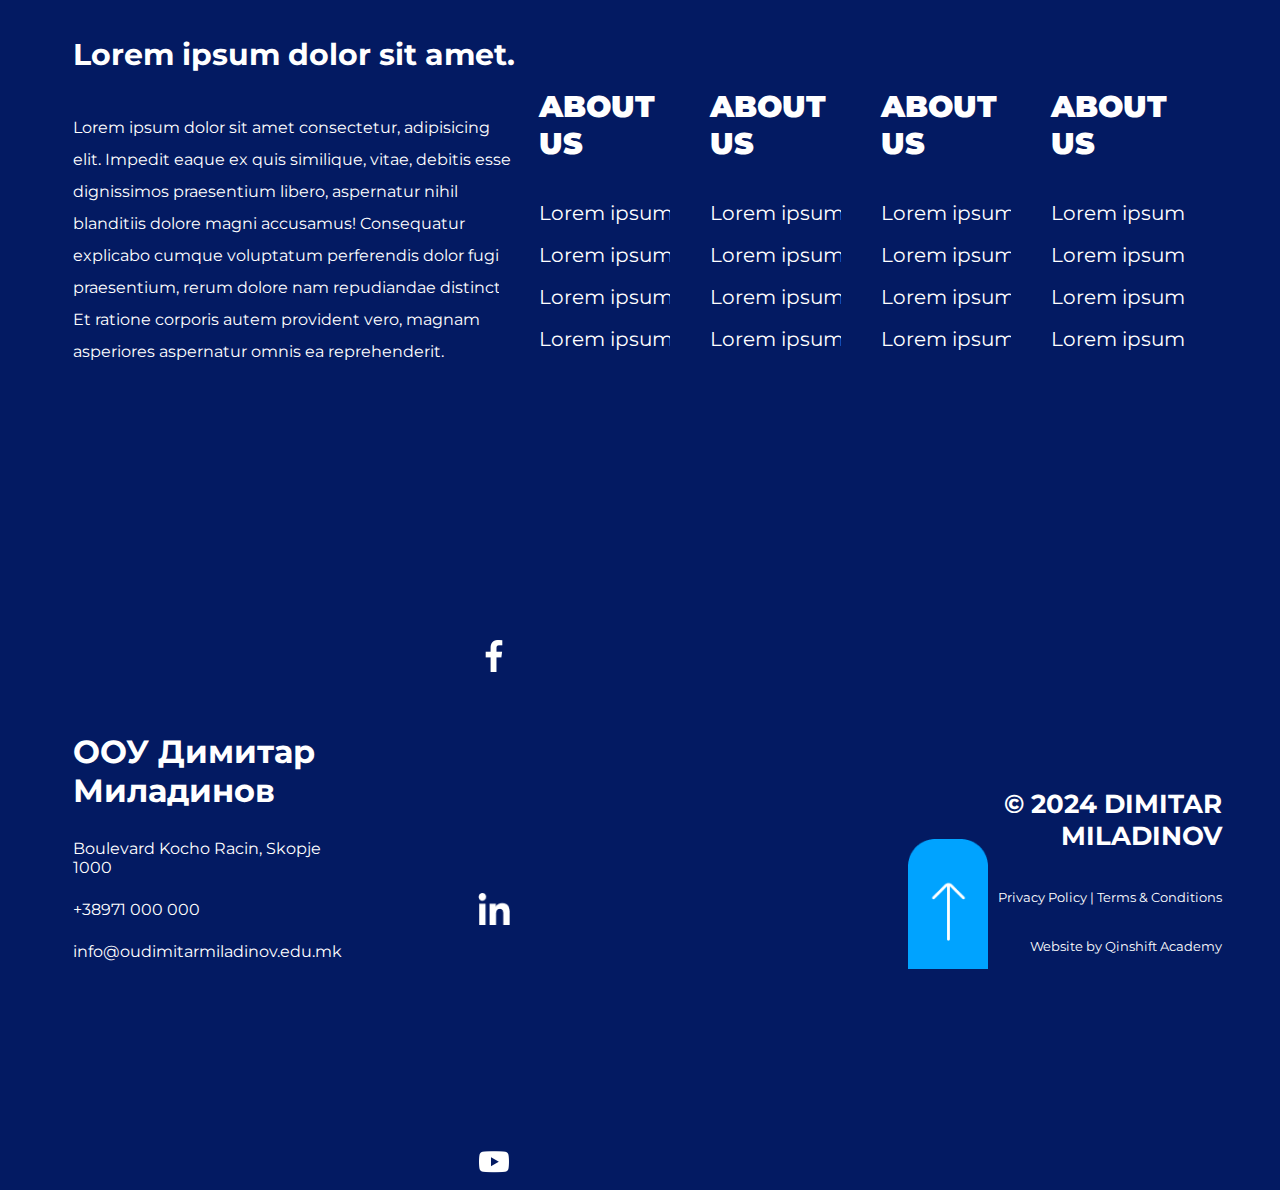
<file: footer/index.html>
<!DOCTYPE html>
<html lang="en">
<head>
    <meta charset="UTF-8">
    <meta name="viewport" content="width=device-width, initial-scale=1.0">
    <link rel="stylesheet" href="style.css">
    <title>Document</title>
</head>
<body>
    <div class="footer">
        <div class="nav">
        <div class="header-1">
            <h1 class="h1-header">Lorem ipsum dolor sit amet.</h1>
            <p>Lorem ipsum dolor sit amet consectetur, adipisicing elit. Impedit eaque ex quis similique, vitae, debitis esse dignissimos praesentium libero, aspernatur nihil blanditiis dolore magni accusamus! Consequatur explicabo cumque voluptatum perferendis dolor fugit praesentium, rerum dolore nam repudiandae distinctio. Et ratione corporis autem provident vero, magnam asperiores aspernatur omnis ea reprehenderit.</p>
        </div>
        <div class="nav-links">
        <h1 class="nav-links-text">About Us</h1>
        <ul class="links-text-1">
            <li>Lorem ipsum </li>
            <li>Lorem ipsum </li>
            <li>Lorem ipsum </li>
            <li>Lorem ipsum </li>
        </ul>
        </div>
        <div class="nav-links">
            <h1 class="nav-links-text">About Us</h1>
            <ul class="links-text-1">
                <li>Lorem ipsum </li>
                <li>Lorem ipsum </li>
                <li>Lorem ipsum </li>
                <li>Lorem ipsum </li>
            </ul>
            </div>
            <div class="nav-links">
                <h1 class="nav-links-text">About Us</h1>
                <ul class="links-text-1">
                    <li>Lorem ipsum </li>
                    <li>Lorem ipsum </li>
                    <li>Lorem ipsum </li>
                    <li>Lorem ipsum </li>
                </ul>
                </div>
                <div class="nav-links">
                    <h1 class="nav-links-text">About Us</h1>
                    <ul class="links-text-1">
                        <li>Lorem ipsum </li>
                        <li>Lorem ipsum </li>
                        <li>Lorem ipsum </li>
                        <li>Lorem ipsum </li>
                    </ul>
                </div>  
        </div>
        <div class="footer-down">
        <div class="adress">
            <h1>ООУ Димитар Миладинов</h1>
            <p>Boulevard Kocho Racin, Skopje 1000 </p>
            <p>+38971 000 000 </p>
            <p>info@oudimitarmiladinov.edu.mk</p>
        </div>
        <div class="logos">
            <a href="#">
                <img src="facebook.png" class="facebook-logo" alt="facebook">
              </a>
              <a href="#">
                <img src="linkedin.png" class="facebook-logo" alt="facebook">
              </a>
              <a href="#">
                <img src="youtube.png" class="facebook-logo" alt="facebook">
              </a>
        </div>
        <div class="arrow">
            <a href="#">
                <img src="arrow.png" class="arrow-logo" alt="facebook">
              </a>
              </div>
              <div class="copyright">
              <h1> &copy; 2024 DIMITAR MILADINOV</h1>
              <p>Privacy Policy | Terms & Conditions</p>
              <p>Website by Qinshift Academy </p>
              </div>
    </div>
    </div>
</body>
</html>
</file>
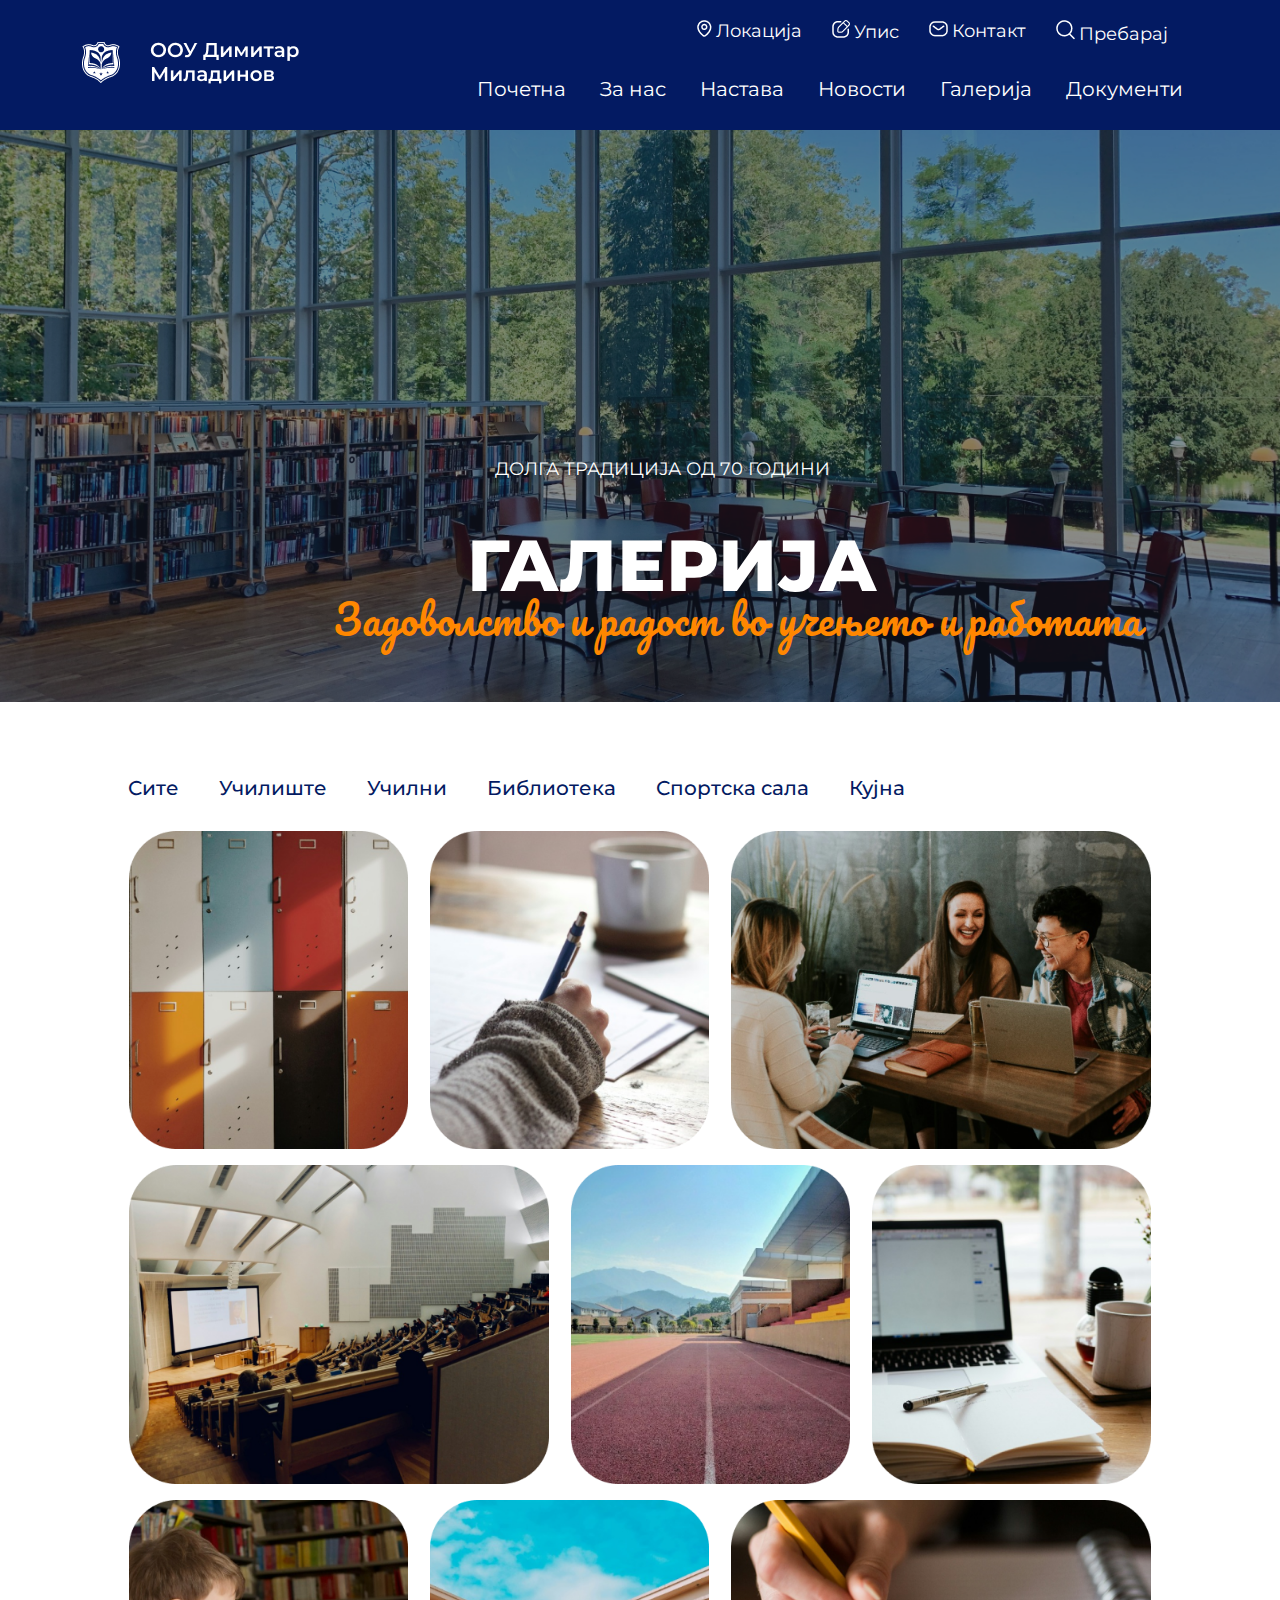
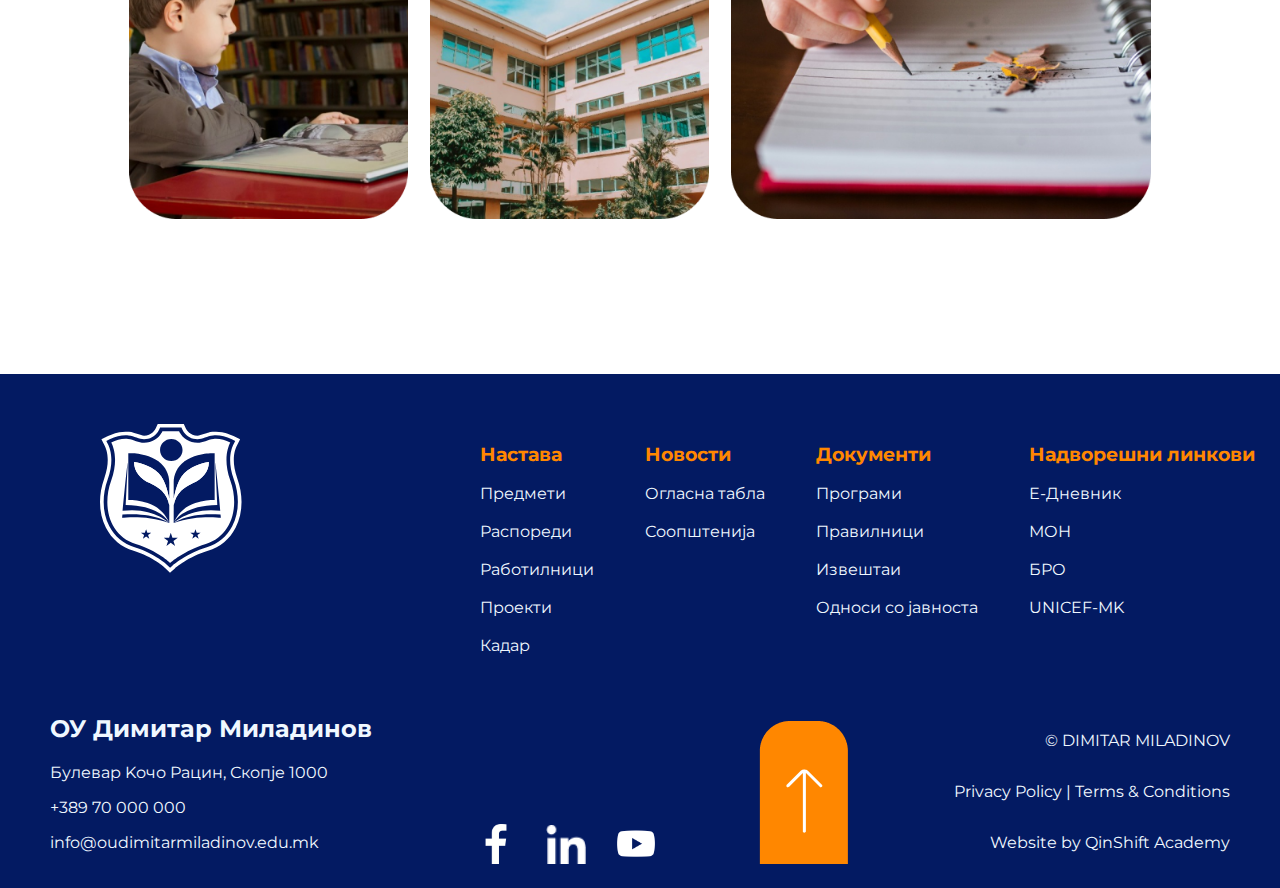
<file: galerija/index.html>
<!DOCTYPE html>
<html lang="en">
<head>
    <meta charset="UTF-8">
    <meta name="viewport" content="width=device-width, initial-scale=1.0">
    <link rel="stylesheet" href="style.css">
    <title>Document</title>
</head>
<body>
  <header>
    <nav>
        <section id="logo-section">
          <div id="logo-image">
            <img src="./assets/logo.png" alt="logo image">
          </div>
          <div id="logo-text">
            <img src="./assets/dimitarmiladinov.png">
          </div>
        </section>
        <div id="navigation">
          <div id="main-page-navbar-upper-row-links">
            <div>
              <img src="./assets/Location.png">
              <a href="https://maps.app.goo.gl/ds5kpKFkzfVk87aB8">Локација</a>
            </div>
            <div>
              <img src="./assets/upis.png">
              <a href="#">Упис</a>
            </div>
            <div>
              <img src="./assets/Mail.png">
              <a href="../contact form/contactform.html">Контакт</a>
            </div>
            <div>
              <img src="./assets/Search.png">
              <a href="#">Пребарај</a>
            </div>
          </div>
          <div id="lower-links">
            <div class="dropdown">
              <a href="../landing page/Landing.html">Почетна</a>
              
            </div>
            <div class="dropdown">
              <a href="../about us/aboutus.html">За нас</a>
              <!-- <div class="dropdown-content">
                <a href="#">Податоци за училиштето</a>
                <a href="#">Податоци за училиштето</a>
                <a href="#">Податоци за училиштето</a>
              </div> -->
            </div>
            <div class="dropdown">
              <a href="../Uciliste/index.html">Настава</a>
              <div class="dropdown-content">
                <a href="#">Предмети</a>
                <a href="#">Распореди</a>
                <a href="#">Работилници</a>
                <a href="#">Проекти</a>
                <a href="#">Кадар</a>
              </div>
            </div>
            <div class="dropdown">
              <a href="#">Новости</a>
              <div class="dropdown-content">
                <a href="../novosti/index.html">Огласна табла</a>
                <a href="../soopstenija/soopstenija.html">Соопштенија</a>
              </div>
            </div>
            <div class="dropdown">
              <a href="../galerija/index.html">Галерија</a>
            </div>
            <div class="dropdown">
              <a href="../dokuments page/documents.html">Документи</a>
              <div class="dropdown-content">
                <a href="#">Програми</a>
                <a href="#">Правилници</a>
                <a href="#">Извештаи</a>
                <a href="#">Односи со јавноста</a>
              </div>
            </div>
          </div>
        </div>
        </section>
      </nav>
    <section id="hero-banner">
        <div class="bannerImage">
            <img src="./assets/galerija.png" alt="background">
            
            <h4>ДОЛГА ТРАДИЦИЈА ОД 70 ГОДИНИ</h4>
            <h1>ГАЛЕРИЈА</h1>
            <h2>Задоволство и радост во учењето и работата</h2>
        </div>
    </section>
</header>
  <main>
    <div id="red-linkovi">
      <a href="#">Сите</a>
      <a href="#">Училиште</a>
      <a href="#">Училни</a>
      <a href="#">Библиотека</a>
      <a href="#">Спортска сала</a>
      <a href="#">Кујна</a>
    </div>
    <div class="image-row">
        <div class="image-container">
          <img src="Rectangle 198.png" alt="Image 1">
        </div>
        <div class="image-container">
          <img src="Rectangle 199.png" alt="Image 2">
        </div>
        <div class="image-container">
          <img src="Rectangle 200.png" alt="Image 3">
        </div>
      </div>
      <div class="image-row">
        <div class="image-container">
          <img src="Rectangle 203.png" alt="Image 4">
        </div>
        <div class="image-container">
          <img src="Rectangle 201.png" alt="Image 5">
        </div>
        <div class="image-container">
          <img src="Rectangle 202.png" alt="Image 6">
        </div>
      </div>
      <div class="image-row">
        <div class="image-container">
          <img src="Rectangle 204.png" alt="Image 7">
        </div>
        <div class="image-container">
          <img src="Rectangle 205.png" alt="Image 8">
        </div>
        <div class="image-container">
          <img src="Rectangle 206.png" alt="Image 9">
        </div>
       
      </div> 
    </main>
    <footer>
      <div id="upper-footer">
          <div id="footer-big-text">
            <img src="./assets/footer-logo.svg" >   
          </div>
          <div id="footer-column-links">
              <div class="footer-link-columns">
                  <h3>Настава</h3>
                  <a href="">Предмети</a><br>
                  <a href="">Распореди</a><br>
                  <a href="">Работилници</a><br>
                  <a href="">Проекти</a><br>
                  <a href="">Кадар</a><br>
              </div>
              <div class="footer-link-columns">
                  <h3>Новости</h3>
                  <a href="">Огласна табла</a><br>
                  <a href="">Соопштенија</a><br>
              </div>
              <div class="footer-link-columns">
                  <h3>Документи</h3>
                  <a href="">Програми</a><br>
                  <a href="">Правилници</a><br>
                  <a href="">Извештаи</a><br>
                  <a href="">Односи со јавноста</a><br>
              </div>
              <div class="footer-link-columns">
                  <h3>Надворешни линкови</h3>
                  <a href="https://ednevnik.edu.mk/">Е-Дневник</a><br>
                  <a href="https://mon.gov.mk/">МОН</a><br>
                  <a href="https://www.bro.gov.mk/">БРО</a><br>
                  <a href="https://www.unicef.org/northmacedonia/mk">UNICEF-MK</a><br>
              </div>
          </div>
      </div>
      <div id="lower-footer">
          <div id="footer-addresses">
              <h2>ОУ Димитар Миладинов</h2>
              <p>Булевар Kочо Рацин, Скопје 1000</p>
              <p>+389 70 000 000</p>
              <p>info@oudimitarmiladinov.edu.mk</p>
          </div>
          <div id="footer-icons">
              <a href=""><img src="./assets/facebook.png"></a>
              <a href=""><img src="./assets/linkedin.png"></a>
              <a href=""><img src="./assets/youtube.png"></a>
          </div>
          <div id="top-page-button">
              <a href=""><img src="./assets/arrow.png"></a>
          </div>
          <div id="copyright-information">
              <p>&copy; DIMITAR MILADINOV</p>
              <p>Privacy Policy | Terms & Conditions</p>
              <p>Website by QinShift Academy</p>
          </div>
      </div>
  </footer>
</body>
</html>
</file>
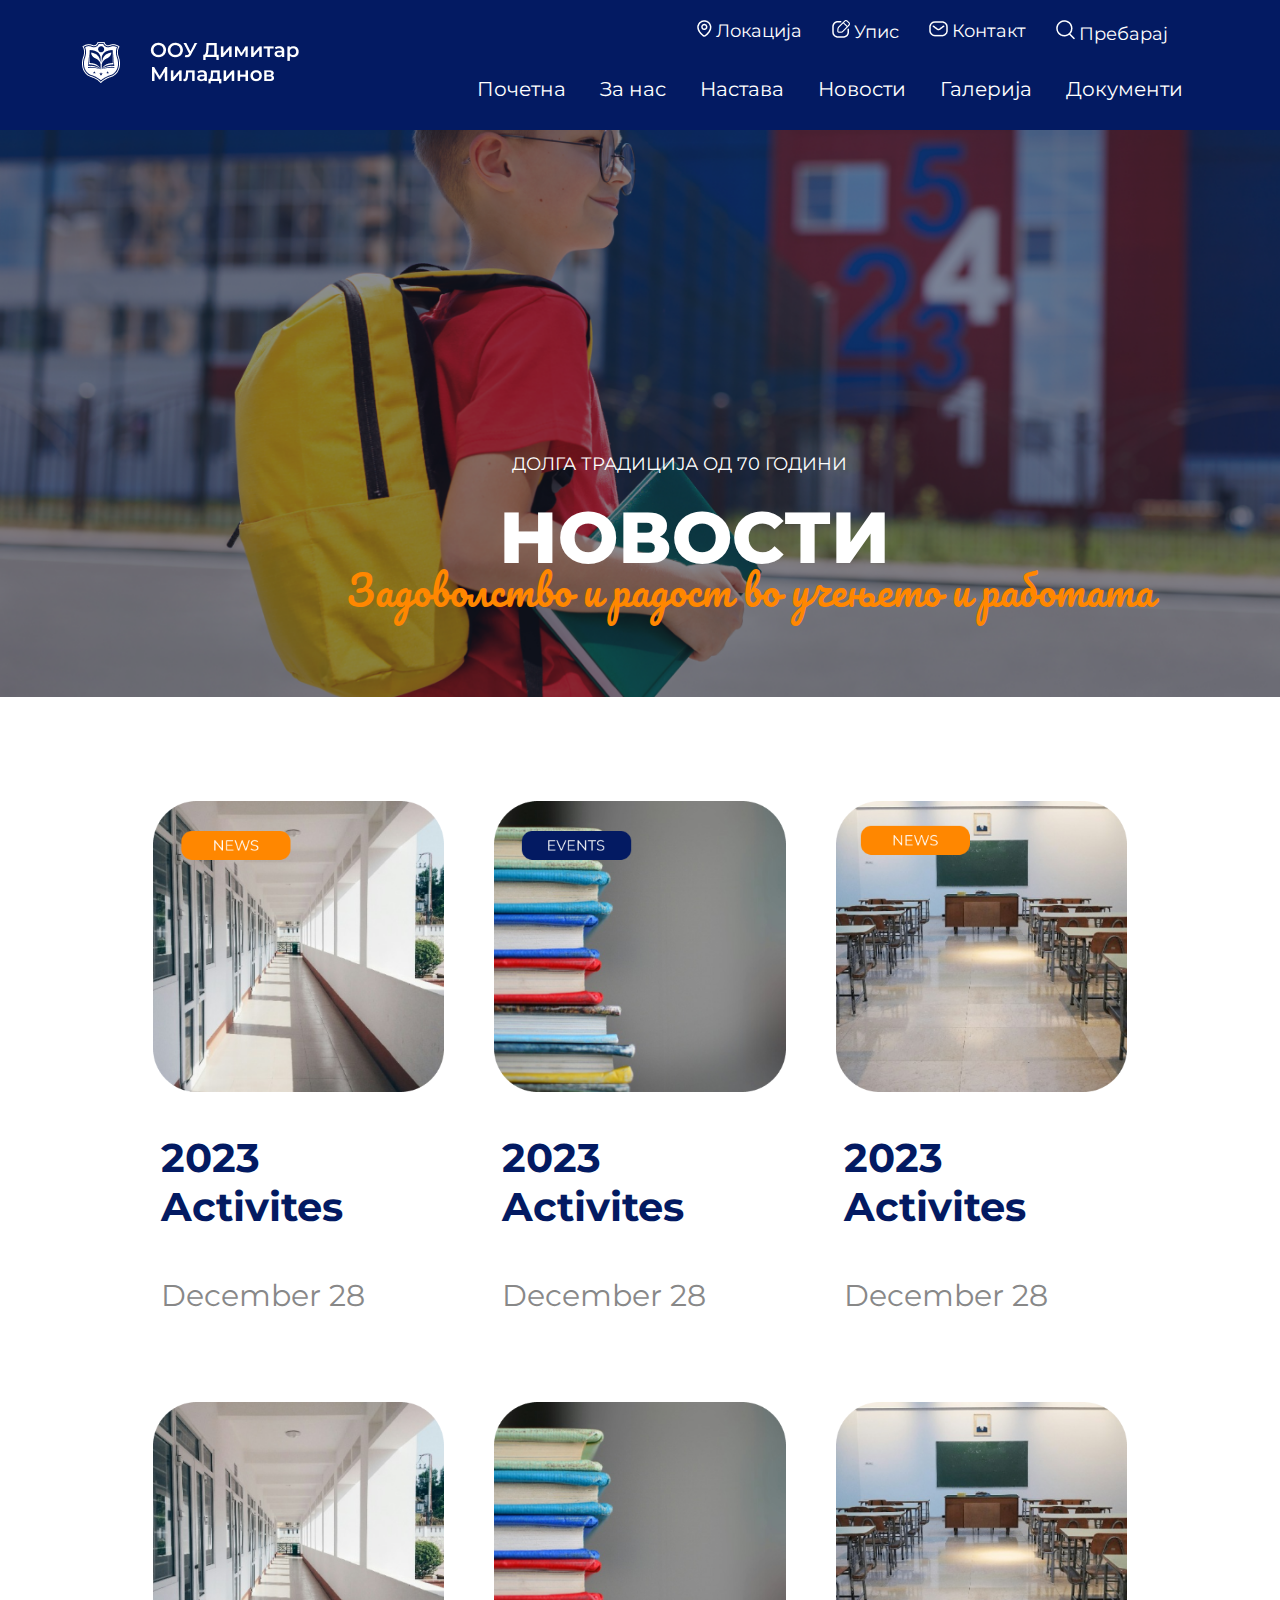
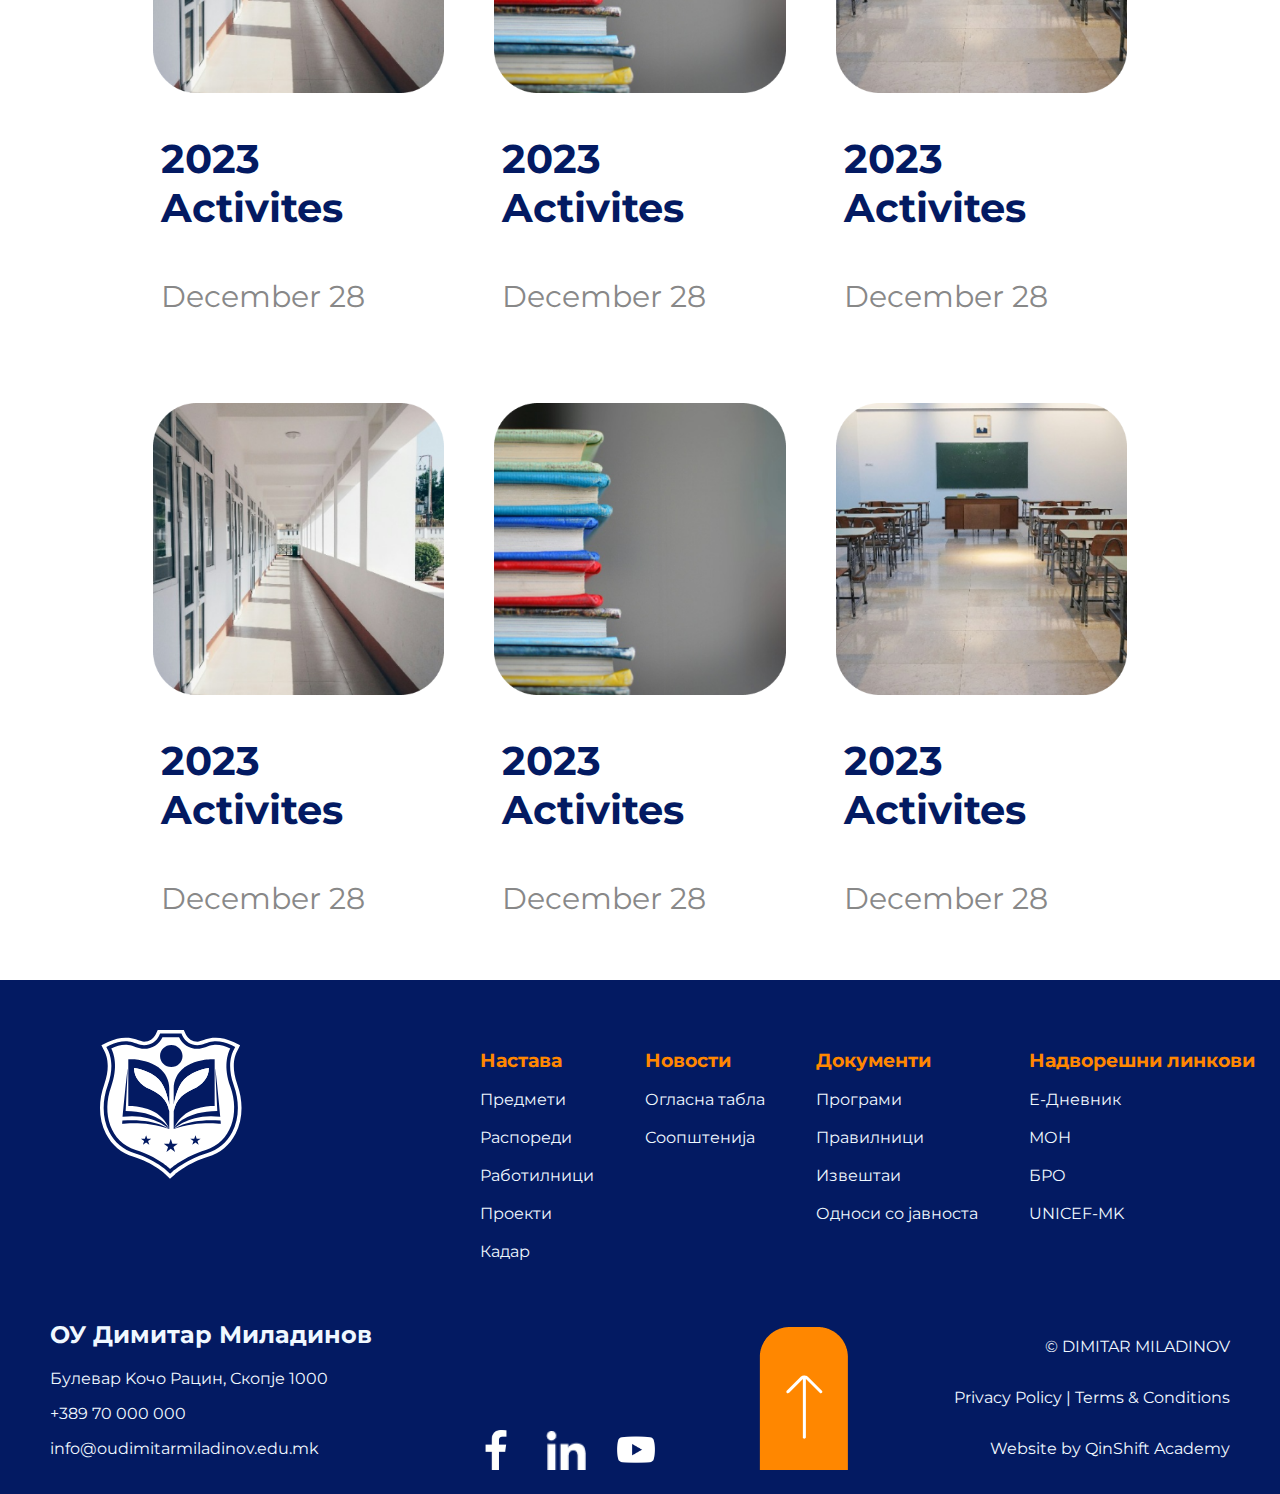
<file: novosti/index.html>
<!DOCTYPE html>
<html lang="en">
<head>
    <meta charset="UTF-8">
    <meta name="viewport" content="width=device-width, initial-scale=1.0">
    <link rel="stylesheet" href="stail.css">
    <title>novosti</title>
</head>
<body>
  <header>
    <nav>
      <section id="logo-section">
        <div id="logo-image">
          <img src="./images/logo.png" alt="logo image">
        </div>
        <div id="logo-text">
          <img src="./images/dimitarmiladinov.png">
        </div>
      </section>
      <div id="navigation">
        <div id="main-page-navbar-upper-row-links">
          <div>
            <img src="./images/Location.png">
            <a href="https://maps.app.goo.gl/ds5kpKFkzfVk87aB8">Локација</a>
          </div>
          <div>
            <img src="./images/upis.png">
            <a href="#">Упис</a>
          </div>
          <div>
            <img src="./images/Mail.png">
            <a href="../contact form/contactform.html">Контакт</a>
          </div>
          <div>
            <img src="./images/Search.png">
            <a href="#">Пребарај</a>
          </div>
        </div>
        <div id="lower-links">
          <div class="dropdown">
            <a href="../landing page/Landing.html">Почетна</a>
            
          </div>
          <div class="dropdown">
            <a href="../about us/aboutus.html">За нас</a>
            <!-- <div class="dropdown-content">
              <a href="#">Податоци за училиштето</a>
              <a href="#">Податоци за училиштето</a>
              <a href="#">Податоци за училиштето</a>
            </div> -->
          </div>
          <div class="dropdown">
            <a href="../Uciliste/index.html">Настава</a>
            <div class="dropdown-content">
              <a href="#">Предмети</a>
              <a href="#">Распореди</a>
              <a href="#">Работилници</a>
              <a href="#">Проекти</a>
              <a href="#">Кадар</a>
            </div>
          </div>
          <div class="dropdown">
            <a href="#">Новости</a>
            <div class="dropdown-content">
              <a href="../novosti/index.html">Огласна табла</a>
              <a href="../soopstenija/soopstenija.html">Соопштенија</a>
            </div>
          </div>
          <div class="dropdown">
            <a href="../galerija/index.html">Галерија</a>
          </div>
          <div class="dropdown">
            <a href="../dokuments page/documents.html">Документи</a>
            <div class="dropdown-content">
              <a href="#">Програми</a>
              <a href="#">Правилници</a>
              <a href="#">Извештаи</a>
              <a href="#">Односи со јавноста</a>
            </div>
          </div>
        </div>
      </div>
      </section>
    </nav>
    <section id="hero-banner">
        <div class="bannerImage">
            <img src="./images/Novostii.png" alt="background">
            
            <h4>ДОЛГА ТРАДИЦИЈА ОД 70 ГОДИНИ</h4>
            <h1>НОВОСТИ</h1>
            <h2>Задоволство и радост во учењето и работата</h2>
        </div>
    </section>
</header>
   <main>
   <div class="image-row">
        <div class="image-container">
          
          <img src="Group 340.png" alt="Image 1">
          <div class="news">
           
          <a href='../newspage/news.html' id="novosti-link"><h1>2023 Activites</h1></a>
          <p>December 28</p>
          </div>
        </div>
        
        <div class="image-container">
          <img src="Group 341.png" alt="Image 2">
          <h1>2023 Activites</h1>
          <p>December 28</p>
        </div>
        <div class="image-container">
          <img src="Group 433.png" alt="Image 3">
          <h1>2023 Activites</h1>
          <p>December 28</p>
        </div>
      </div>
      <div class="image-row">
        <div class="image-container">
          <img src="Rectangle 193.png" alt="Image 4">
          <h1>2023 Activites</h1>
          <p>December 28</p>
        </div>
        <div class="image-container">
          <img src="Rectangle 194.png" alt="Image 5">
          <h1>2023 Activites</h1>
          <p>December 28</p>
        </div>
        <div class="image-container">
          <img src="Rectangle 195.png" alt="Image 6">
          <h1>2023 Activites</h1>
          <p>December 28</p>
        </div>
      </div>
      <div class="image-row">
        <div class="image-container">
          <img src="Rectangle 193.png" alt="Image 7">
          <h1>2023 Activites</h1>
          <p>December 28</p>
        </div>
        <div class="image-container">
          <img src="Rectangle 194.png" alt="Image 8">
          <h1>2023 Activites</h1>
          <p>December 28</p>
        </div>
        <div class="image-container">
          <img src="Rectangle 195.png" alt="Image 9">
          <h1>2023 Activites</h1>
          <p>December 28</p>
        </div>
       
      </div> 

    </main>
    <footer>
      <div id="upper-footer">
          <div id="footer-big-text">
            <img src="./images/footer-logo.svg" >   
          </div>
          <div id="footer-column-links">
              <div class="footer-link-columns">
                  <h3>Настава</h3>
                  <a href="">Предмети</a><br>
                  <a href="">Распореди</a><br>
                  <a href="">Работилници</a><br>
                  <a href="">Проекти</a><br>
                  <a href="">Кадар</a><br>
              </div>
              <div class="footer-link-columns">
                  <h3>Новости</h3>
                  <a href="">Огласна табла</a><br>
                  <a href="">Соопштенија</a><br>
              </div>
              <div class="footer-link-columns">
                  <h3>Документи</h3>
                  <a href="">Програми</a><br>
                  <a href="">Правилници</a><br>
                  <a href="">Извештаи</a><br>
                  <a href="">Односи со јавноста</a><br>
              </div>
              <div class="footer-link-columns">
                  <h3>Надворешни линкови</h3>
                  <a href="https://ednevnik.edu.mk/">Е-Дневник</a><br>
                  <a href="https://mon.gov.mk/">МОН</a><br>
                  <a href="https://www.bro.gov.mk/">БРО</a><br>
                  <a href="https://www.unicef.org/northmacedonia/mk">UNICEF-MK</a><br>
              </div>
          </div>
      </div>
      <div id="lower-footer">
          <div id="footer-addresses">
              <h2>ОУ Димитар Миладинов</h2>
              <p>Булевар Kочо Рацин, Скопје 1000</p>
              <p>+389 70 000 000</p>
              <p>info@oudimitarmiladinov.edu.mk</p>
          </div>
          <div id="footer-icons">
              <a href=""><img src="./images/facebook.png"></a>
              <a href=""><img src="./images/linkedin.png"></a>
              <a href=""><img src="./images/youtube.png"></a>
          </div>
          <div id="top-page-button">
              <a href=""><img src="./images/arrow.png"></a>
          </div>
          <div id="copyright-information">
              <p>&copy; DIMITAR MILADINOV</p>
              <p>Privacy Policy | Terms & Conditions</p>
              <p>Website by QinShift Academy</p>
          </div>
      </div>
  </footer>
</body>
</html>
</file>
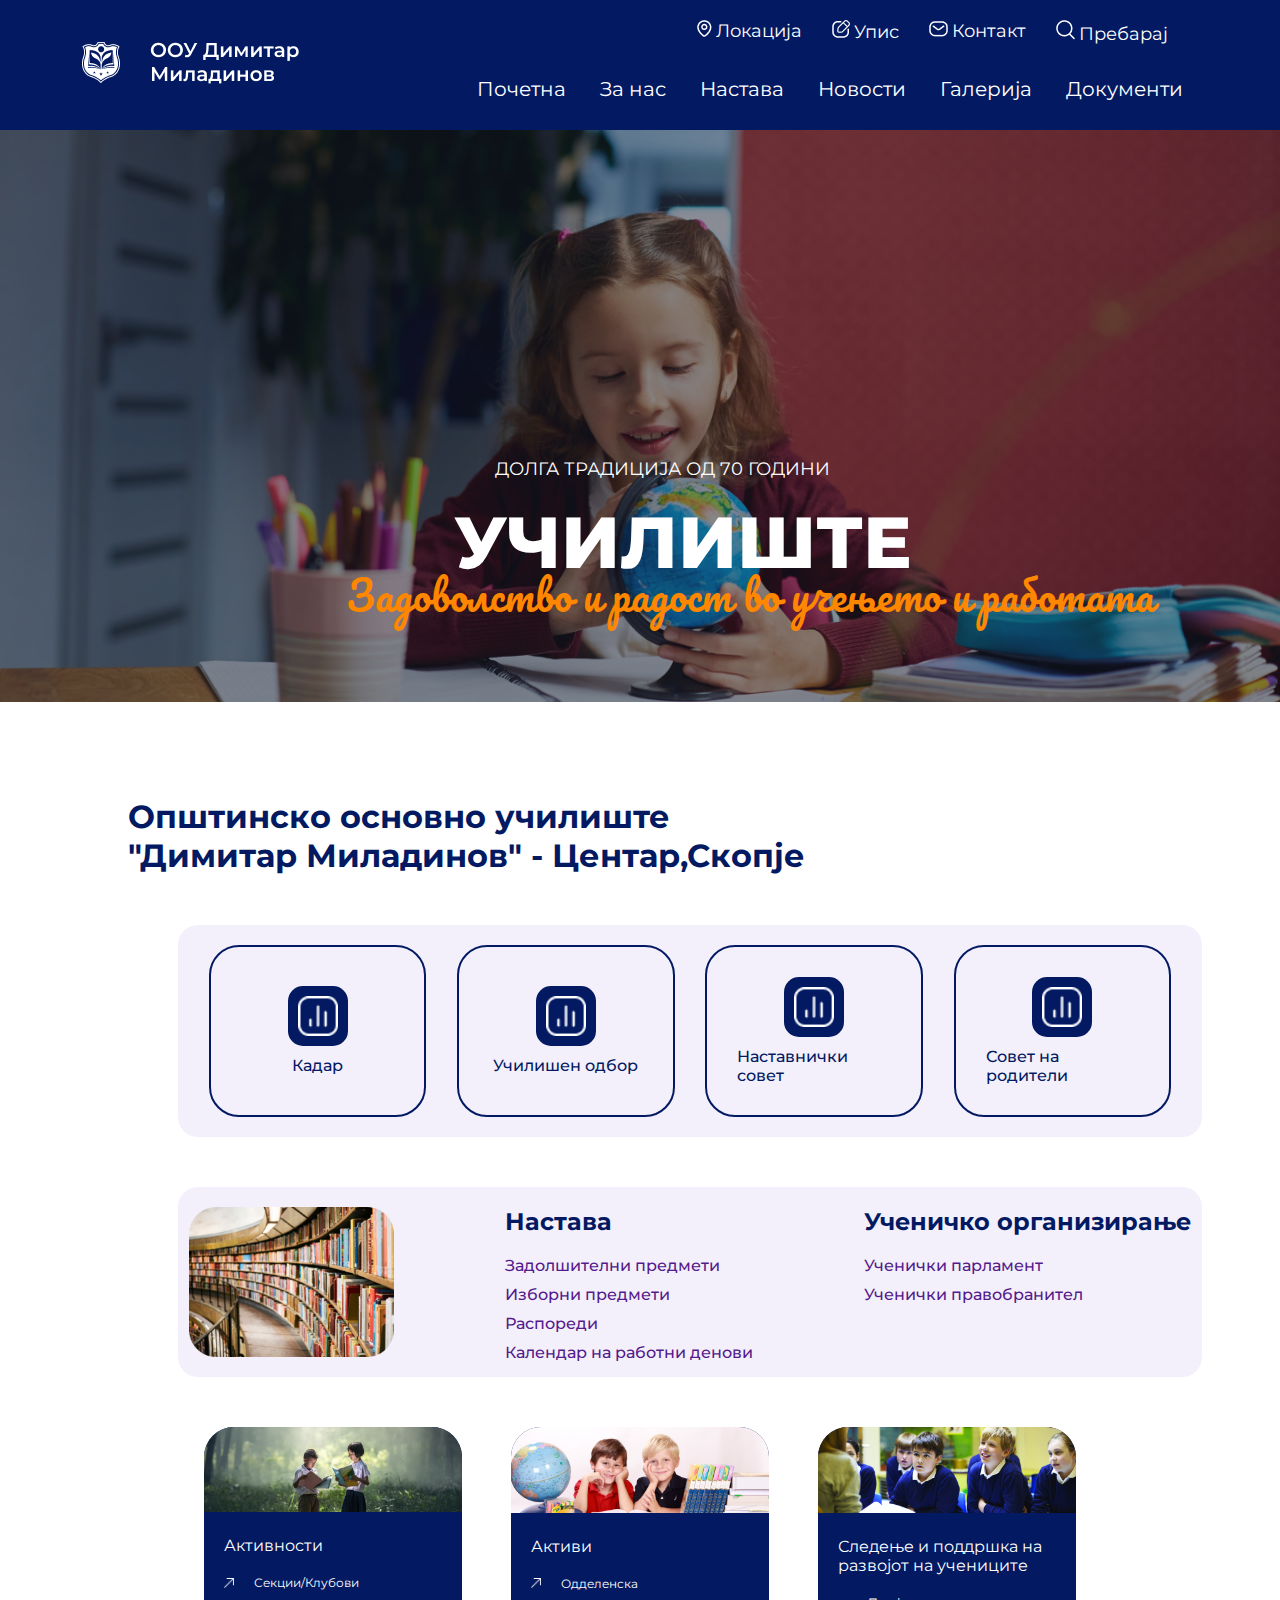
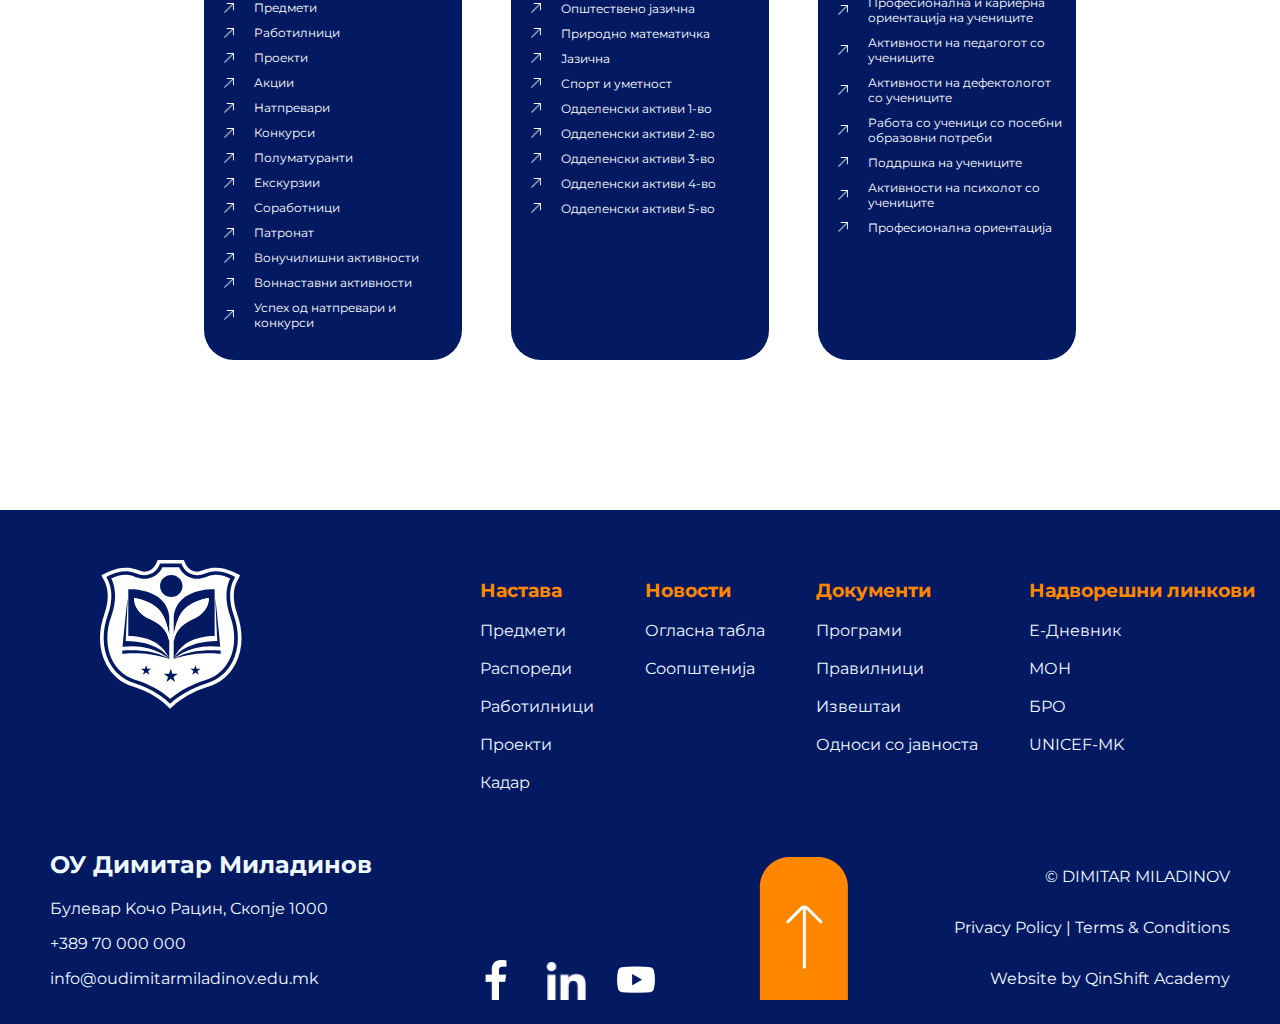
<file: Uciliste/index.html>
<!DOCTYPE html>
<html lang="en">
    <head>
        <meta charset="UTF-8">
        <meta name="viewport" content="width=device-width,initial-scale=1.0">
        <link rel="preconnect" href="https://fonts.googleapis.com">
        <link rel="preconnect" href="https://fonts.gstatic.com" crossorigin>
        <link href="https://fonts.googleapis.com/css2?family=Montserrat:ital,wght@0,100..900;1,100..900&family=Pacifico&display=swap" rel="stylesheet">
        <link rel="stylesheet" href="style/main.css"  type="text/css">
        <title>Uciliste</title>
    </head>
<body>
    <!-- Hero banner-->

    <header>
      <nav>
        <section id="logo-section">
          <div id="logo-image">
            <img src="./images/logo.png" >
          </div>
          <div id="logo-text">
            <img src="./images/dimitarmiladinov.png">
          </div>
        </section>
        <div id="navigation">
          <div id="main-page-navbar-upper-row-links">
            <div>
              <img src="./images/Location.png">
              <a href="https://maps.app.goo.gl/ds5kpKFkzfVk87aB8">Локација</a>
            </div>
            <div>
              <img src="./images/upis.png">
              <a href="#">Упис</a>
            </div>
            <div>
              <img src="./images/Mail.png">
              <a href="../contact form/contactform.html">Контакт</a>
            </div>
            <div>
              <img src="./images/Search.png">
              <a href="#">Пребарај</a>
            </div>
          </div>
          <div id="lower-links">
            <div class="dropdown">
              <a href="../landing page/Landing.html">Почетна</a>
              
            </div>
            <div class="dropdown">
              <a href="../about us/aboutus.html">За нас</a>
              <!-- <div class="dropdown-content">
                <a href="#">Податоци за училиштето</a>
                <a href="#">Податоци за училиштето</a>
                <a href="#">Податоци за училиштето</a>
              </div> -->
            </div>
            <div class="dropdown">
              <a href="../Uciliste/index.html">Настава</a>
              <div class="dropdown-content">
                <a href="#">Предмети</a>
                <a href="#">Распореди</a>
                <a href="#">Работилници</a>
                <a href="#">Проекти</a>
                <a href="#">Кадар</a>
              </div>
            </div>
            <div class="dropdown">
              <a href="#">Новости</a>
              <div class="dropdown-content">
                <a href="../novosti/index.html">Огласна табла</a>
                <a href="../soopstenija/soopstenija.html">Соопштенија</a>
              </div>
            </div>
            <div class="dropdown">
              <a href="../galerija/index.html">Галерија</a>
            </div>
            <div class="dropdown">
              <a href="../dokuments page/documents.html">Документи</a>
              <div class="dropdown-content">
                <a href="#">Програми</a>
                <a href="#">Правилници</a>
                <a href="#">Извештаи</a>
                <a href="#">Односи со јавноста</a>
              </div>
            </div>
          </div>
        </div>
        </section>
      </nav>
      <section id="hero-banner">
          <div class="bannerImage">
              <img src="./images/Ucilistee.png" alt="background">
              
              <h4>ДОЛГА ТРАДИЦИЈА ОД 70 ГОДИНИ</h4>
              <h1>УЧИЛИШТЕ</h1>
              <h2>Задоволство и радост во учењето и работата</h2>
          </div>
      </section>
  </header>
  <main>
    <!-- Second section-->
    <h1>Општинско основно училиште <br>
      "Димитар Миладинов" - Центар,Скопје
    </h1>

    <div id="timovi">
      <div class="timovi-objekt">
        <img src="./images/Chart.png">
        <a href="">Кадар</a>
      </div>
      <div class="timovi-objekt">
        <img src="./images/Chart.png">
        <a href="">Училишен одбор</a>
      </div>
      <div class="timovi-objekt">
        <img src="./images/Chart.png">
        <a href="">Наставнички совет</a>
      </div>
      <div class="timovi-objekt">
        <img src="./images/Chart.png">
        <a href="">Совет на родители</a>
      </div>
    </div>


    <div id="predmeti">
      <img src="./img/Rectangle 218.png">
      <div id="nastava">
        <h2>Настава</h2>
        <a href="">Задолшителни предмети</a>
        <a href="">Изборни предмети</a>
        <a href="">Распореди</a>
        <a href="">Календар на работни денови</a>
      </div>
      <div id="organiziranje">
        <h2>Ученичко организирање</h2>
        <a href="">Ученички парламент</a>
        <a href="">Ученички правобранител</a>
      </div>
    </div>

    <!-- Third section-->
    
    <div class="main-container">
        <div class="container">
            <img src="img/book-1822474 1 one.png" alt="Image">
            <div class="title">Активности</div>
            <div class="icons-and-links">
              <div class="icon">
                <img src="img/Vector.png" alt="Arrow Icon">
                <a href="#" class="link">Секции/Клубови</a>
              </div>
              <div class="icon">
                <img src="img/Vector.png" alt="Arrow Icon">
                <a href="#" class="link">Предмети</a>
              </div>
              <div class="icon">
                <img src="img/Vector.png" alt="Arrow Icon">
                <a href="#" class="link">Работилници</a>
              </div>
              <div class="icon">
                <img src="img/Vector.png" alt="Arrow Icon">
                <a href="#" class="link">Проекти</a>
              </div>
              <div class="icon">
                <img src="img/Vector.png" alt="Arrow Icon">
                <a href="#" class="link">Акции</a>
              </div>
              <div class="icon">
                <img src="img/Vector.png" alt="Arrow Icon">
                <a href="#" class="link">Натпревари</a>
              </div>
              <div class="icon">
                <img src="img/Vector.png" alt="Arrow Icon">
                <a href="#" class="link">Конкурси</a>
              </div>
              <div class="icon">
                <img src="img/Vector.png" alt="Arrow Icon">
                <a href="#" class="link">Полуматуранти</a>
              </div>
              <div class="icon">
                <img src="img/Vector.png" alt="Arrow Icon">
                <a href="#" class="link">Екскурзии</a>
              </div>
              <div class="icon">
                <img src="img/Vector.png" alt="Arrow Icon">
                <a href="#" class="link">Соработници</a>
              </div>
              <div class="icon">
                <img src="img/Vector.png" alt="Arrow Icon">
                <a href="#" class="link">Патронат</a>
              </div>
              <div class="icon">
                <img src="img/Vector.png" alt="Arrow Icon">
                <a href="#" class="link">Вонучилишни активности</a>
              </div>
              <div class="icon">
                <img src="img/Vector.png" alt="Arrow Icon">
                <a href="#" class="link">Воннаставни активности</a>
              </div>
              <div class="icon">
                <img src="img/Vector.png" alt="Arrow Icon">
                <a href="#" class="link">Успех од натпревари и конкурси</a>
              </div>
            </div>
          </div>

    
          <div class="container" id="container-two">
            <img src="img/boys-286245 1 two.png" alt="Image">
            <div class="title">Активи</div>
            <div class="icons-and-links">
              <div class="icon">
                <img src="img/Vector.png" alt="Arrow Icon">
                <a href="#" class="link">Одделенска</a>
              </div>
              <div class="icon">
                <img src="img/Vector.png" alt="Arrow Icon">
                <a href="#" class="link">Општествено јазична</a>
              </div>
              <div class="icon">
                <img src="img/Vector.png" alt="Arrow Icon">
                <a href="#" class="link">Природно математичка</a>
              </div>
              <div class="icon">
                <img src="img/Vector.png" alt="Arrow Icon">
                <a href="#" class="link">Јазична</a>
              </div>
              <div class="icon">
                <img src="img/Vector.png" alt="Arrow Icon">
                <a href="#" class="link">Спорт и уметност</a>
              </div>
              <div class="icon">
                <img src="img/Vector.png" alt="Arrow Icon">
                <a href="#" class="link">Одделенски активи 1-во</a>
              </div>
              <div class="icon">
                <img src="img/Vector.png" alt="Arrow Icon">
                <a href="#" class="link">Одделенски активи 2-во</a>
              </div>
              <div class="icon">
                <img src="img/Vector.png" alt="Arrow Icon">
                <a href="#" class="link">Одделенски активи 3-во</a>
              </div>
              <div class="icon">
                <img src="img/Vector.png" alt="Arrow Icon">
                <a href="#" class="link">Одделенски активи 4-во</a>
              </div>
              <div class="icon">
                <img src="img/Vector.png" alt="Arrow Icon">
                <a href="#" class="link">Одделенски активи 5-во</a>
              </div>
            </div>
          </div>
    
          <div class="container">
            <img src="img/teacher-4784916 1 three.png" alt="Image">
            <div class="title">Следење и поддршка на развојот на учениците</div>
            <div class="icons-and-links">
              <div class="icon">
                <img src="img/Vector.png" alt="Arrow Icon">
                <a href="#" class="link">Професионална и кариерна ориентација на учениците</a>
              </div>
              <div class="icon">
                <img src="img/Vector.png" alt="Arrow Icon">
                <a href="#" class="link">Активности на педагогот со учениците</a>
              </div>
              <div class="icon">
                <img src="img/Vector.png" alt="Arrow Icon">
                <a href="#" class="link">Активности на дефектологот со учениците</a>
              </div>
              <div class="icon">
                <img src="img/Vector.png" alt="Arrow Icon">
                <a href="#" class="link">Работа со ученици со  посебни образовни потреби</a>
              </div>
              <div class="icon">
                <img src="img/Vector.png" alt="Arrow Icon">
                <a href="#" class="link">Поддршка на учениците</a>
              </div>
              <div class="icon">
                <img src="img/Vector.png" alt="Arrow Icon">
                <a href="#" class="link">Активности на психолот со учениците</a>
              </div>
              <div class="icon">
                <img src="img/Vector.png" alt="Arrow Icon">
                <a href="#" class="link">Професионална ориентација</a>
              </div>
            </div>
          </div>
        </div>
  
    </div>
  </main>
  <footer>
    <div id="upper-footer">
        <div id="footer-big-text">
          <img src="./images/footer-logo.svg" >   
        </div>
        <div id="footer-column-links">
            <div class="footer-link-columns">
                <h3>Настава</h3>
                <a href="">Предмети</a><br>
                <a href="">Распореди</a><br>
                <a href="">Работилници</a><br>
                <a href="">Проекти</a><br>
                <a href="">Кадар</a><br>
            </div>
            <div class="footer-link-columns">
                <h3>Новости</h3>
                <a href="">Огласна табла</a><br>
                <a href="">Соопштенија</a><br>
            </div>
            <div class="footer-link-columns">
                <h3>Документи</h3>
                <a href="">Програми</a><br>
                <a href="">Правилници</a><br>
                <a href="">Извештаи</a><br>
                <a href="">Односи со јавноста</a><br>
            </div>
            <div class="footer-link-columns">
                <h3>Надворешни линкови</h3>
                <a href="https://ednevnik.edu.mk/">Е-Дневник</a><br>
                <a href="https://mon.gov.mk/">МОН</a><br>
                <a href="https://www.bro.gov.mk/">БРО</a><br>
                <a href="https://www.unicef.org/northmacedonia/mk">UNICEF-MK</a><br>
            </div>
        </div>
    </div>
    <div id="lower-footer">
        <div id="footer-addresses">
            <h2>ОУ Димитар Миладинов</h2>
            <p>Булевар Kочо Рацин, Скопје 1000</p>
            <p>+389 70 000 000</p>
            <p>info@oudimitarmiladinov.edu.mk</p>
        </div>
        <div id="footer-icons">
            <a href=""><img src="./images/facebook.png"></a>
            <a href=""><img src="./images/linkedin.png"></a>
            <a href=""><img src="./images/youtube.png"></a>
        </div>
        <div id="top-page-button">
            <a href=""><img src="./images/arrow.png"></a>
        </div>
        <div id="copyright-information">
            <p>&copy; DIMITAR MILADINOV</p>
            <p>Privacy Policy | Terms & Conditions</p>
            <p>Website by QinShift Academy</p>
        </div>
    </div>
</footer>
</body>
</html>
</file>
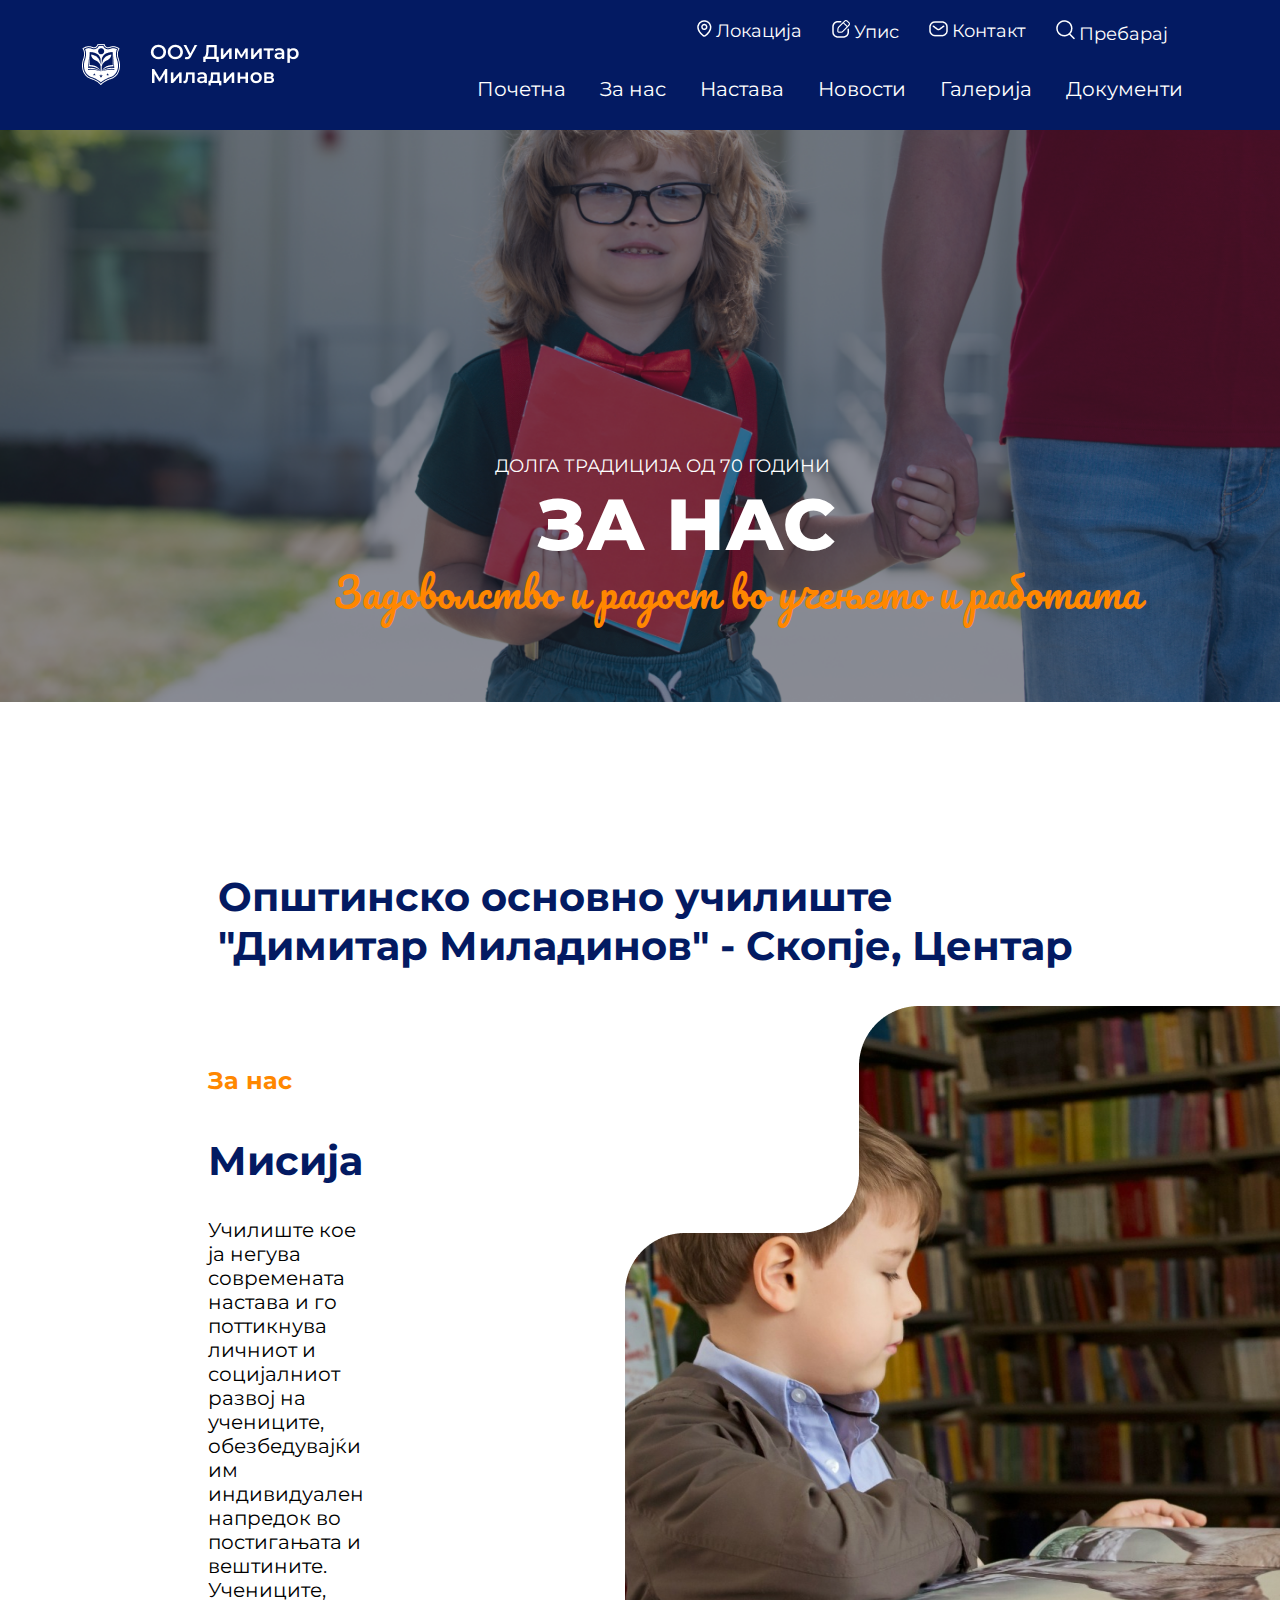
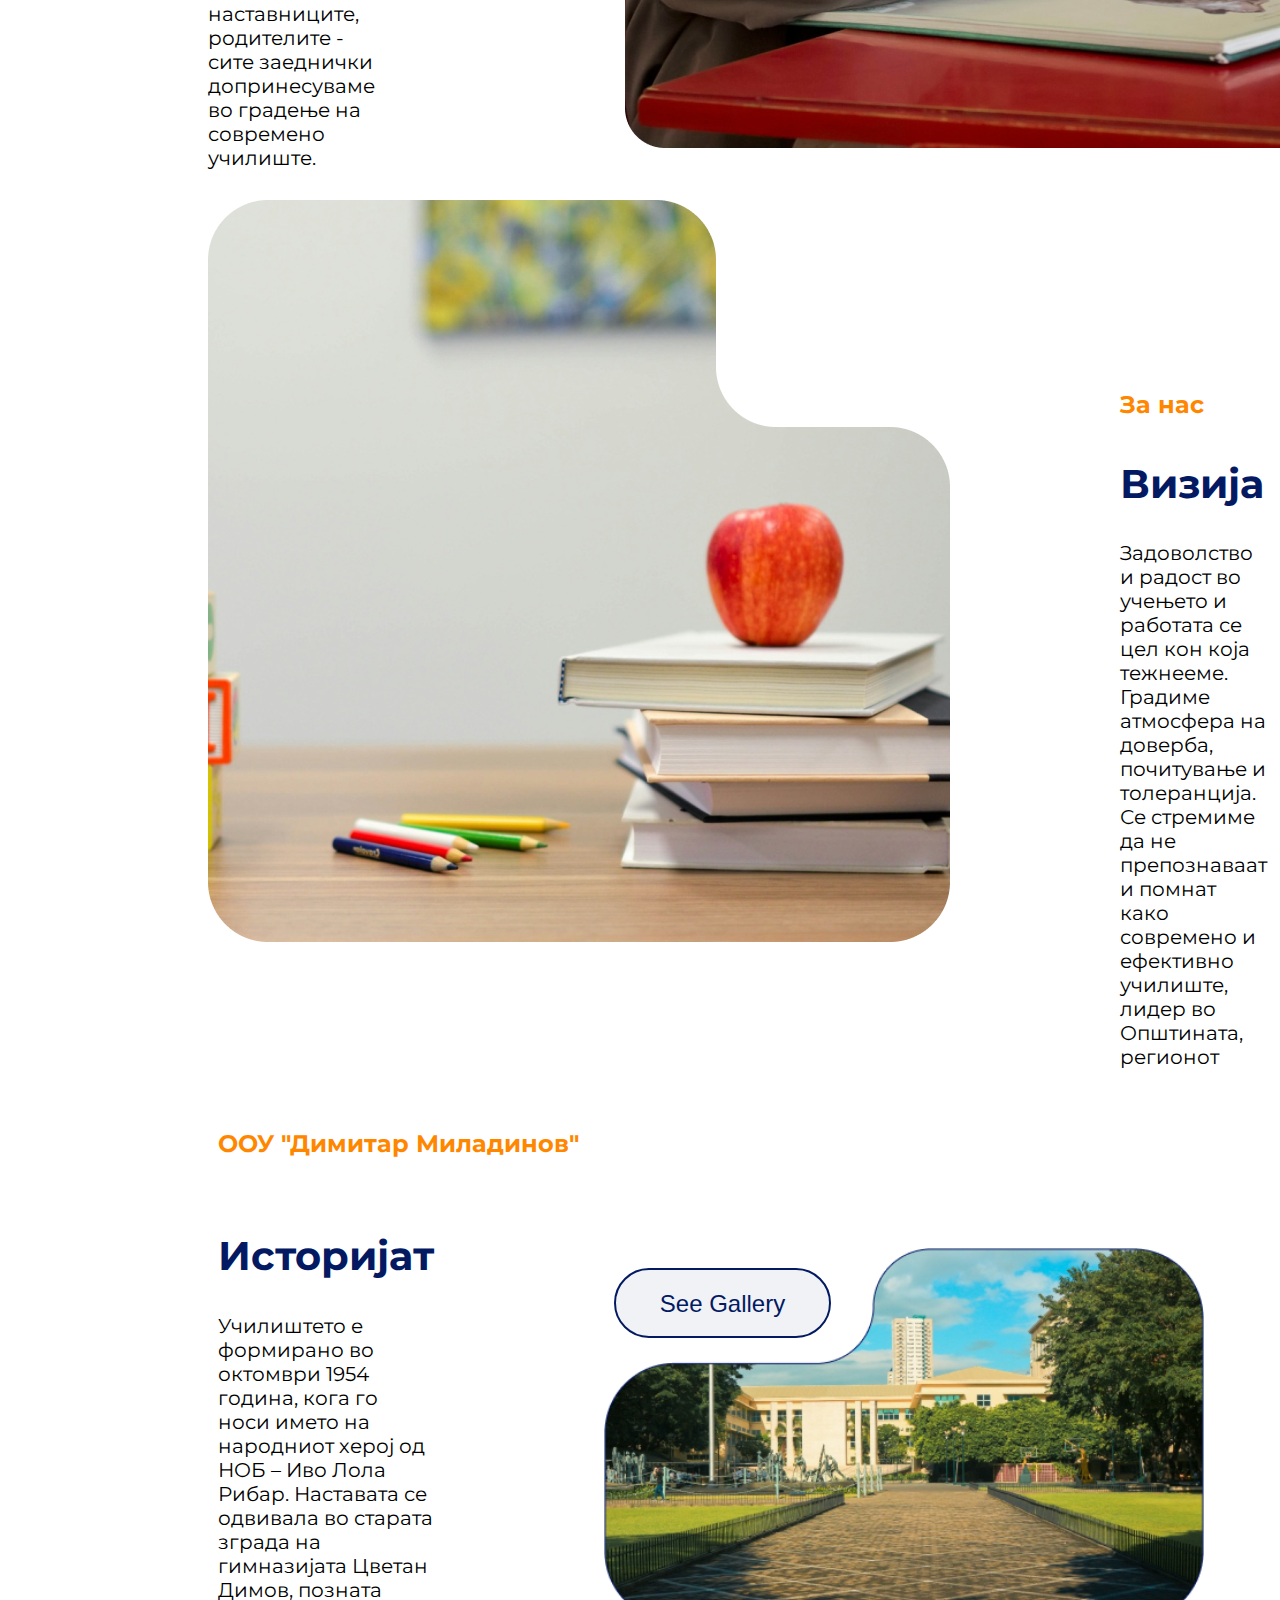
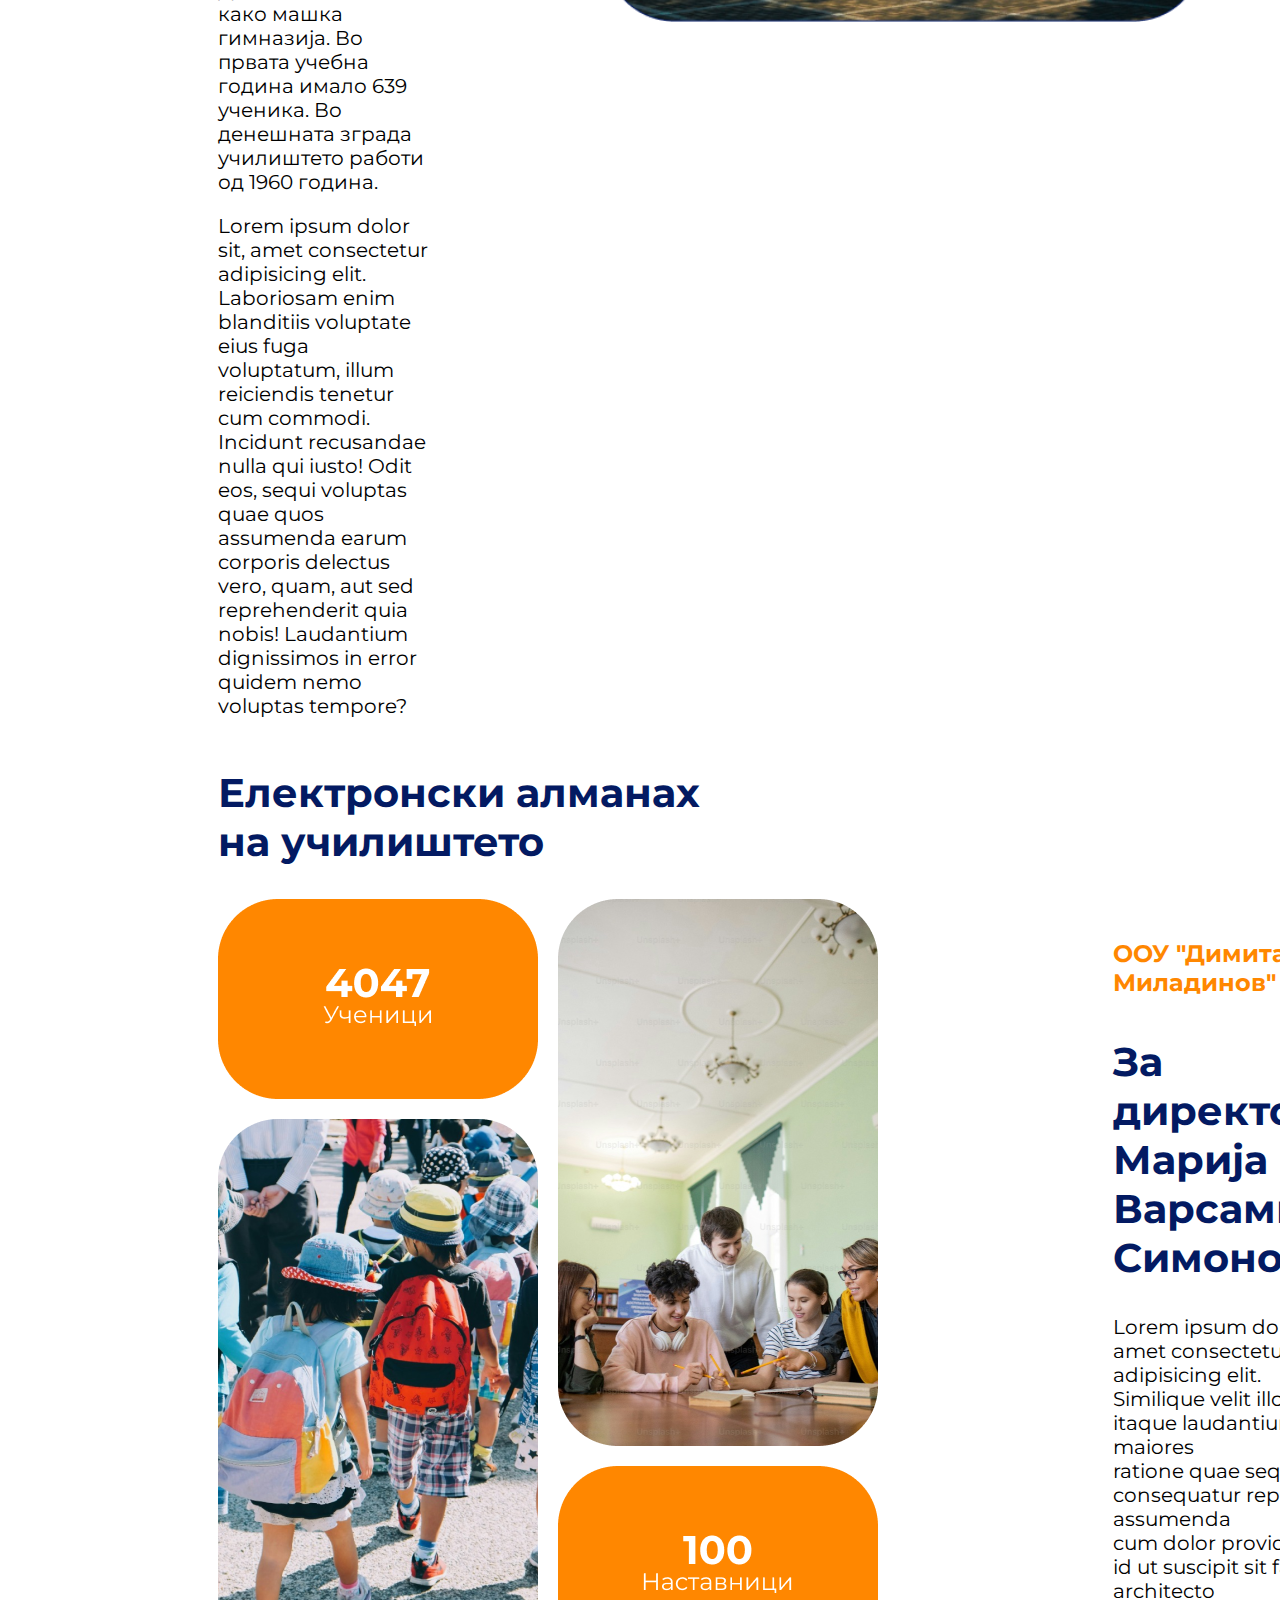
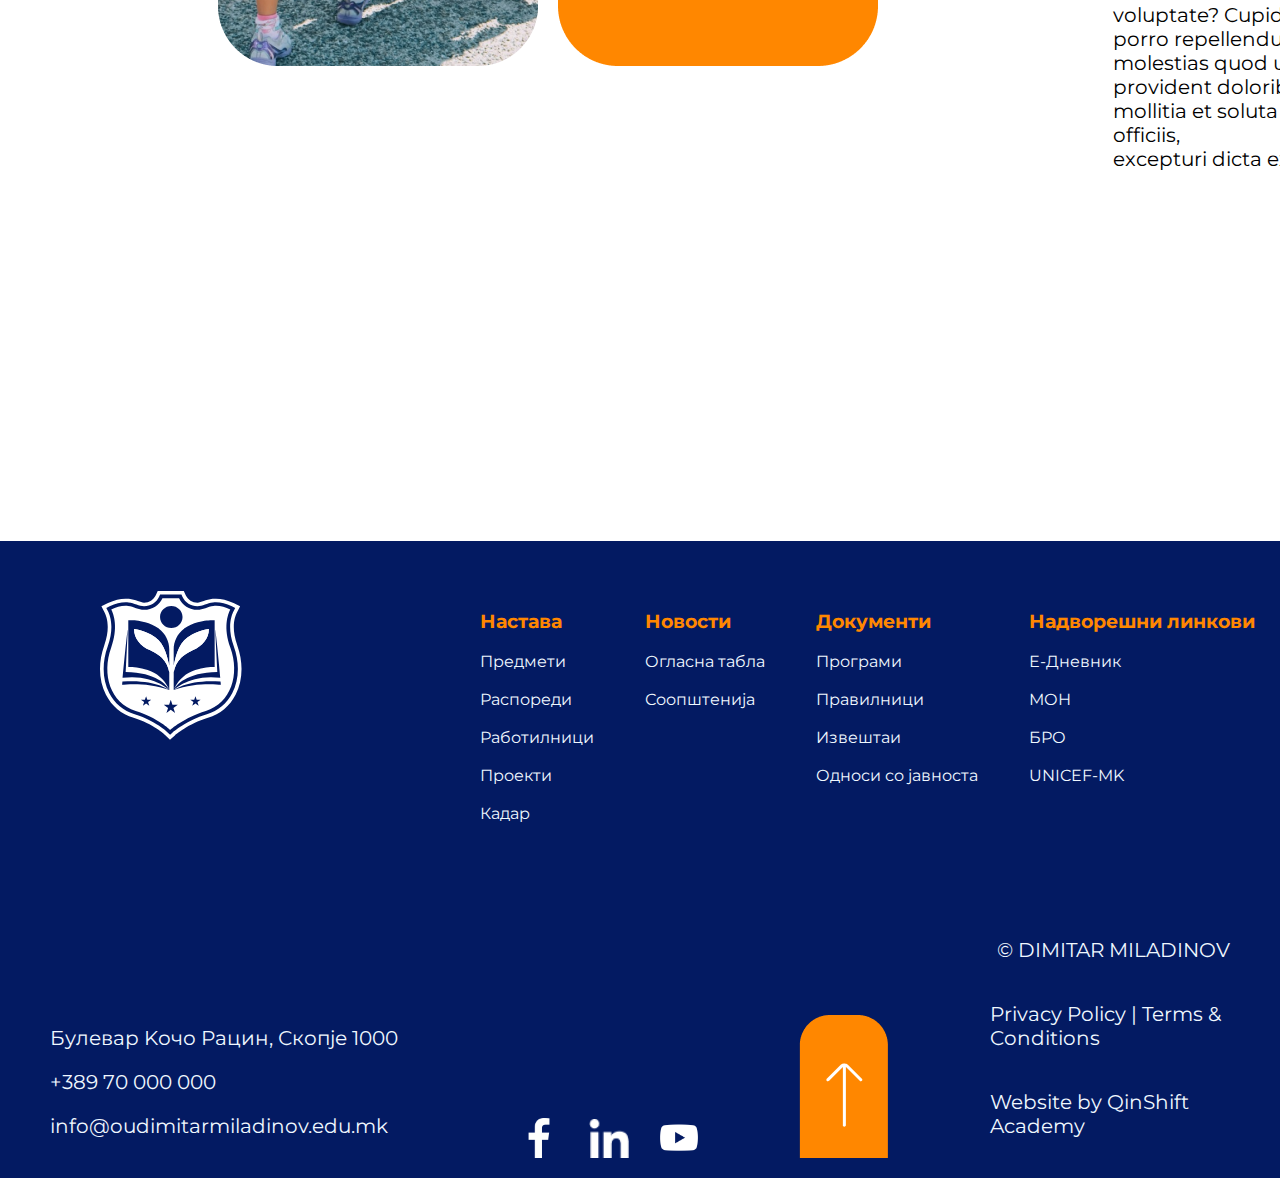
<file: about us/aboutus.html>
<html lang="en">
<head>
    <meta charset="UTF-8">
    <meta name="viewport" content="width=device-width, initial-scale=1.0">
    <title>За нас</title>
    <link rel="stylesheet" href="main.css" type="text/css">
</head>
<body> 
    <header>
        <nav>
            <section id="logo-section">
              <div id="logo-image">
                <img src="./assets/logo.png" alt="logo image">
              </div>
              <div id="logo-text">
                <img src="./assets/dimitarmiladinov.png">
              </div>
            </section>
            <div id="navigation">
              <div id="main-page-navbar-upper-row-links">
                <div>
                  <img src="./assets/Location.png">
                  <a href="https://maps.app.goo.gl/ds5kpKFkzfVk87aB8">Локација</a>
                </div>
                <div>
                  <img src="./assets/upis.png">
                  <a href="#">Упис</a>
                </div>
                <div>
                  <img src="./assets/Mail.png">
                  <a href="../contact form/contactform.html">Контакт</a>
                </div>
                <div>
                  <img src="./assets/Search.png">
                  <a href="#">Пребарај</a>
                </div>
              </div>
              <div id="lower-links">
                <div class="dropdown">
                  <a href="../landing page/Landing.html">Почетна</a>
                  
                </div>
                <div class="dropdown">
                  <a href="../about us/aboutus.html">За нас</a>
                  <!-- <div class="dropdown-content">
                    <a href="#">Податоци за училиштето</a>
                    <a href="#">Податоци за училиштето</a>
                    <a href="#">Податоци за училиштето</a>
                  </div> -->
                </div>
                <div class="dropdown">
                  <a href="../Uciliste/index.html">Настава</a>
                  <div class="dropdown-content">
                    <a href="#">Предмети</a>
                    <a href="#">Распореди</a>
                    <a href="#">Работилници</a>
                    <a href="#">Проекти</a>
                    <a href="#">Кадар</a>
                  </div>
                </div>
                <div class="dropdown">
                  <a href="#">Новости</a>
                  <div class="dropdown-content">
                    <a href="../novosti/index.html">Огласна табла</a>
                    <a href="../soopstenija/soopstenija.html">Соопштенија</a>
                  </div>
                </div>
                <div class="dropdown">
                  <a href="../galerija/index.html">Галерија</a>
                </div>
                <div class="dropdown">
                  <a href="../dokuments page/documents.html">Документи</a>
                  <div class="dropdown-content">
                    <a href="#">Програми</a>
                    <a href="#">Правилници</a>
                    <a href="#">Извештаи</a>
                    <a href="#">Односи со јавноста</a>
                  </div>
                </div>
              </div>
            </div>
            </section>
          </nav>
        <section id="hero-banner">
            <div class="bannerImage">
                <img src="./assets/zaNas.png" alt="background">
                
                <h4>ДОЛГА ТРАДИЦИЈА ОД 70 ГОДИНИ</h4>
                <h1>ЗА НАС</h1>
                <h2>Задоволство и радост во учењето и работата</h2>
            </div>
        </section>
    </header>
    <main>
    <h1>Општинско основно училиште <br>
        "Димитар Миладинов" - Скопје, Центар</h1>
       <div class="misija">
        <!---sfasafsafsafsaf-->
            <div class="ms">
              <h5>За нас</h5>
              <h2>Мисија</h2>
              <p>Училиште кое ја негува современата настава и го поттикнува личниот и социјалниот развој на учениците, обезбедувајќи им индивидуален напредок во постигањата и вештините. Учениците, наставниците, родителите - сите заеднички допринесуваме во градење на современо училиште.</p>
            </div>
        <div class="slika1">
            <img src="assets/img/slika1.png" alt="">
        </div>
       </div>
       <div class="vizija">
        <div class="slika2">
            <img src="assets/img/slika2.png" alt="">
        </div>
        <div class="vizija1">
            <h5>За нас</h5>
            <h2>Визија</h2>
            <p>Задоволство и радост во учењето и работата се цел кон која тежнееме. Градиме атмосфера на доверба, почитување и толеранција. Се стремиме да не препознаваат и помнат како современо и ефективно училиште, лидер во Општината, регионот</p>
        </div>
       </div>
       <h5 class="h55">ООУ "Димитар Миладинов"</h5>
       <div class="istorijat">
           <div class="tekstist1">
               <h2>Историјат</h2>
               <p>Училиштето е формирано во октомври 1954 година, кога го носи името на народниот херој од НОБ – Иво Лола Рибар. Наставата се одвивала во старата зграда на гимназијата Цветан Димов, позната како машка гимназија. Во првата учебна година имало 639 ученика. Во денешната зграда училиштето работи од 1960 година.
               </p>
               <p>Lorem ipsum dolor sit, amet consectetur adipisicing elit. Laboriosam enim blanditiis voluptate eius fuga voluptatum, illum reiciendis tenetur cum commodi. Incidunt recusandae nulla qui iusto! Odit eos, sequi voluptas quae quos assumenda earum corporis delectus vero, quam, aut sed reprehenderit quia nobis! Laudantium dignissimos in error quidem nemo voluptas tempore?</p>
            </div>
            <div class="btn-slika">
                <button class="btn"><a href="">See Gallery</a></button>
                <img src="assets/img/slika3.png" alt=""  width="600">
            </div>
        </div>
        <h2 class="h2alma">Електронски алманах <br>
            на училиштето</h2>
        <div class="almanah">
            <div class="slkraj4">
                <img src="assets/img/slika4.png" alt="">
            </div>  
            <div class="tekstkraj">
                <h5>ООУ "Димитар Миладинов"</h5>
                <h2>За директорот: <br>
                    Марија Варсамис <br> 
                    Симоновска</h2>
                 <p>Lorem ipsum dolor sit amet consectetur, adipisicing elit.<br>
                    Similique velit illo corrupti itaque laudantium maiores<br>
                    ratione quae sequi animi consequatur repellendus assumenda<br>
                    cum dolor provident nihil, id ut suscipit sit facere architecto<br>
                    voluptate? Cupiditate porro repellendus molestias quod unde nisi<br> 
                    provident doloribus mollitia et soluta expedita, officiis,<br>
                    excepturi dicta explicabo!
                </p>
            </div>
        </div>
    </main>
    <footer>
        <div id="upper-footer">
            <div id="footer-big-text">
              <img src="./assets/footer-logo.svg" >   
            </div>
            <div id="footer-column-links">
                <div class="footer-link-columns">
                    <h3>Настава</h3>
                    <a href="">Предмети</a><br>
                    <a href="">Распореди</a><br>
                    <a href="">Работилници</a><br>
                    <a href="">Проекти</a><br>
                    <a href="">Кадар</a><br>
                </div>
                <div class="footer-link-columns">
                    <h3>Новости</h3>
                    <a href="">Огласна табла</a><br>
                    <a href="">Соопштенија</a><br>
                </div>
                <div class="footer-link-columns">
                    <h3>Документи</h3>
                    <a href="">Програми</a><br>
                    <a href="">Правилници</a><br>
                    <a href="">Извештаи</a><br>
                    <a href="">Односи со јавноста</a><br>
                </div>
                <div class="footer-link-columns">
                    <h3>Надворешни линкови</h3>
                    <a href="https://ednevnik.edu.mk/">Е-Дневник</a><br>
                    <a href="https://mon.gov.mk/">МОН</a><br>
                    <a href="https://www.bro.gov.mk/">БРО</a><br>
                    <a href="https://www.unicef.org/northmacedonia/mk">UNICEF-MK</a><br>
                </div>
            </div>
        </div>
        <div id="lower-footer">
            <div id="footer-addresses">
                <h2>ОУ Димитар Миладинов</h2>
                <p>Булевар Kочо Рацин, Скопје 1000</p>
                <p>+389 70 000 000</p>
                <p>info@oudimitarmiladinov.edu.mk</p>
            </div>
            <div id="footer-icons">
                <a href=""><img src="./assets/facebook.png"></a>
                <a href=""><img src="./assets/linkedin.png"></a>
                <a href=""><img src="./assets/youtube.png"></a>
            </div>
            <div id="top-page-button">
                <a href=""><img src="./assets/arrow.png"></a>
            </div>
            <div id="copyright-information">
                <p>&copy; DIMITAR MILADINOV</p>
                <p>Privacy Policy | Terms & Conditions</p>
                <p>Website by QinShift Academy</p>
            </div>
        </div>
    </footer>
    </body>
    
</html>
</file>
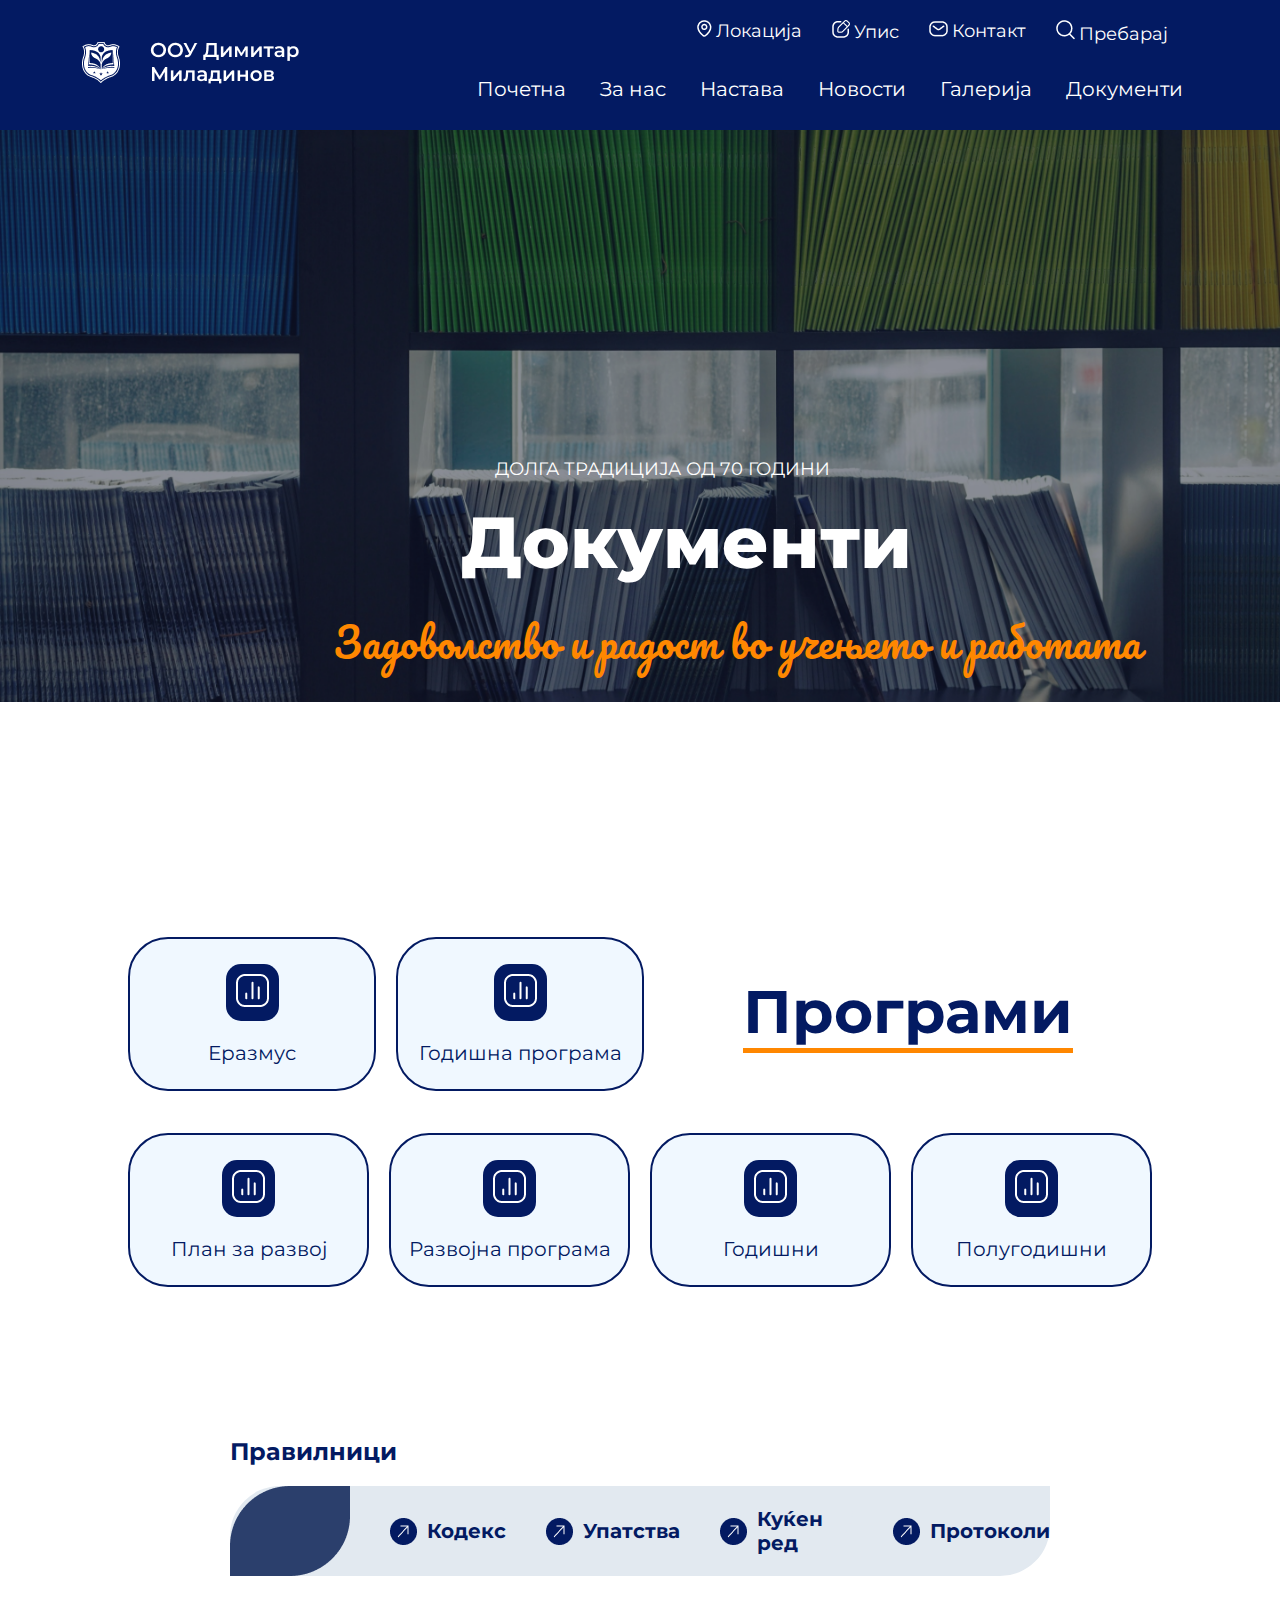
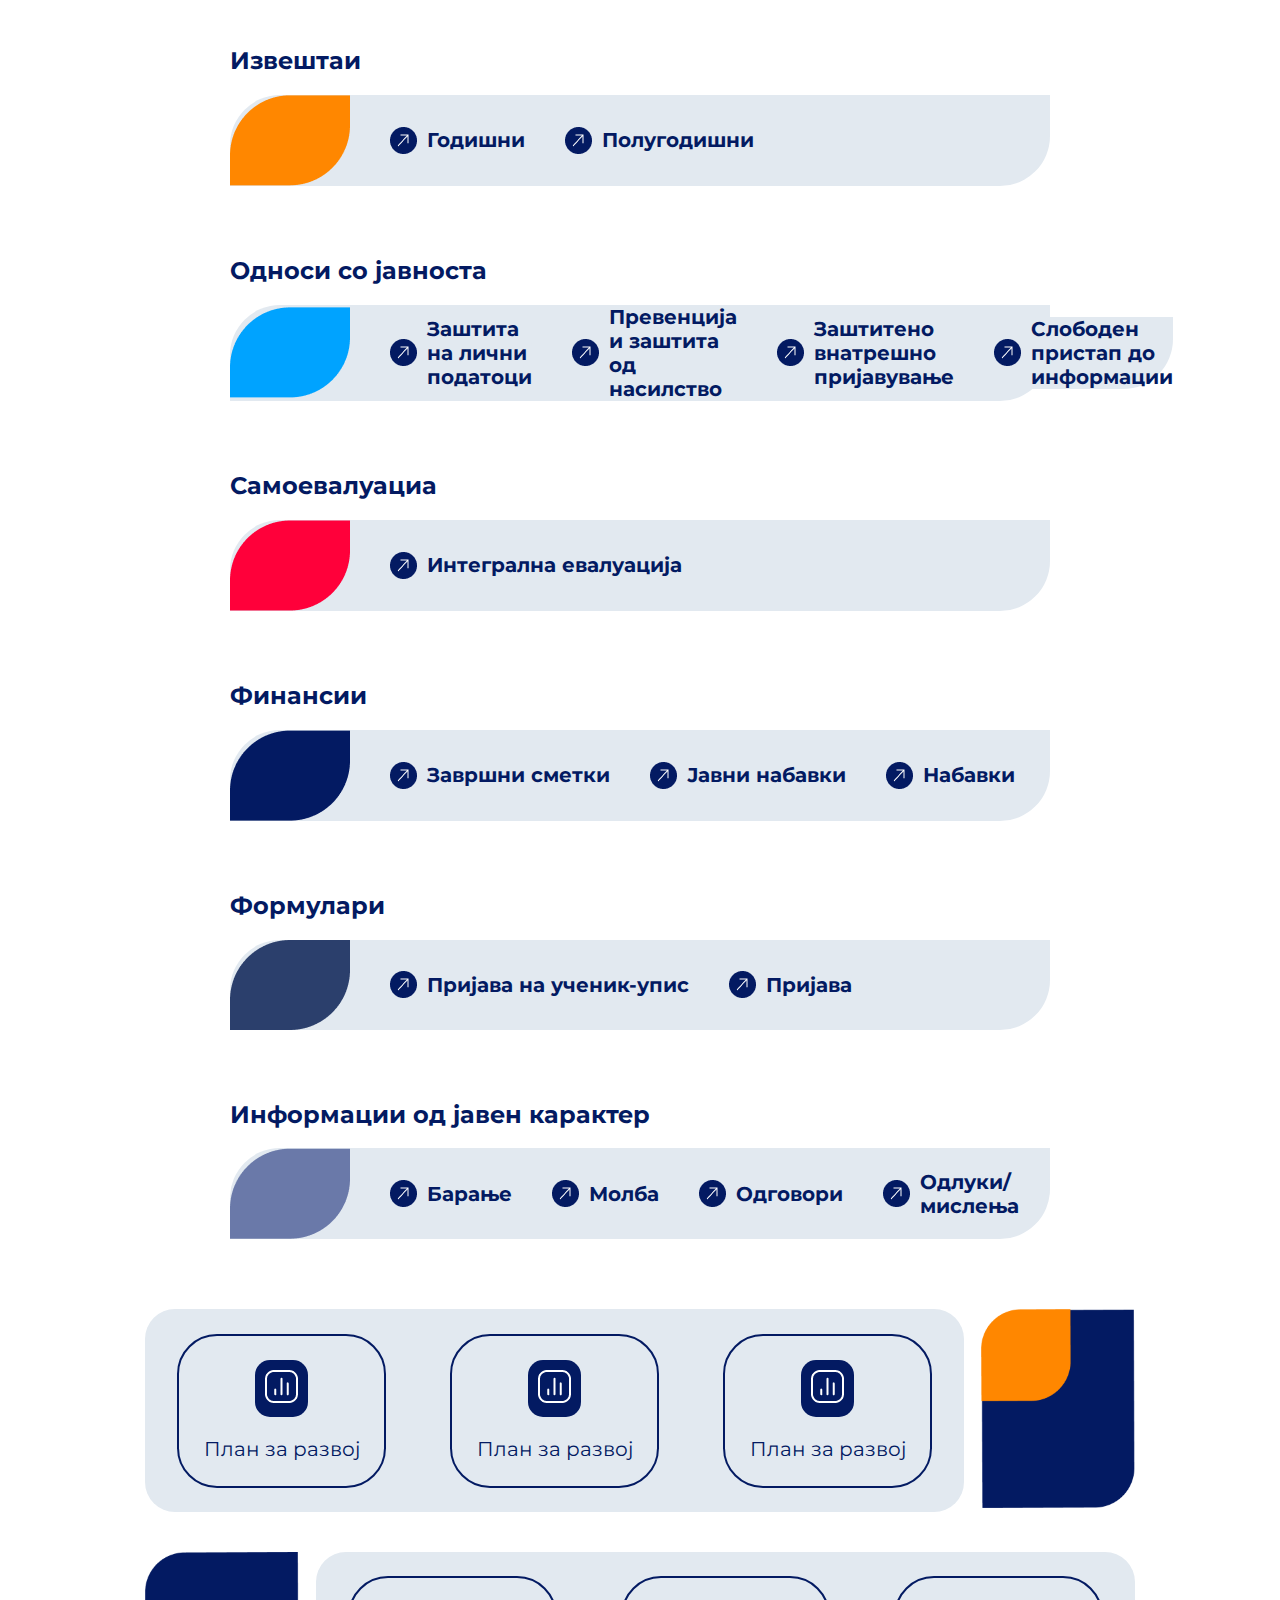
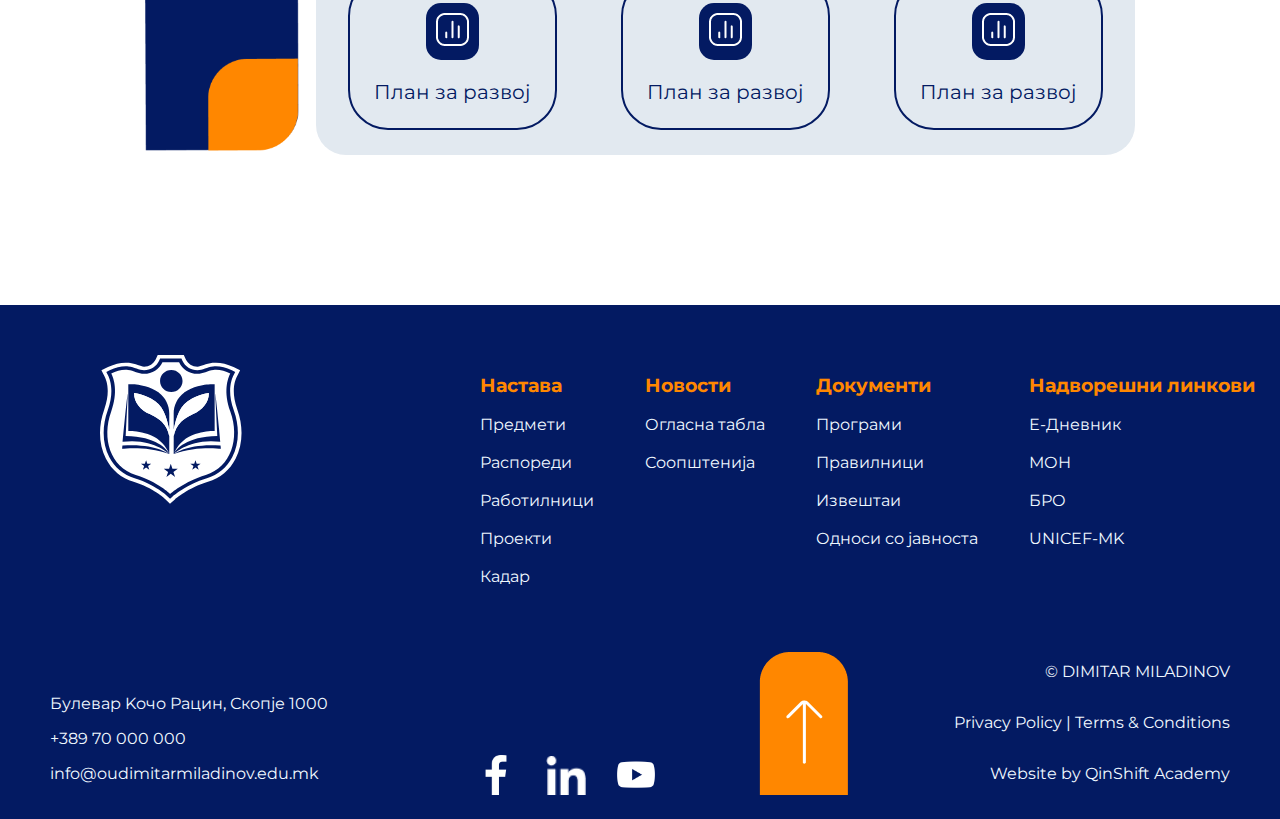
<file: dokuments page/documents.html>
<!DOCTYPE html>
<html lang="en">
<head>
  <meta charset="UTF-8">
  <meta name="viewport" content="width=device-width, initial-scale=1.0">
  <title>Документи</title>
  <link rel="stylesheet" href="./style.css" type="text/css">
</head>
<body>
  <header>
    <nav>
      <section id="logo-section">
        <div id="logo-image">
          <img src="./assets/images/logo.png" alt="logo image">
        </div>
        <div id="logo-text">
          <img src="./assets/images/dimitarmiladinov.png">
        </div>
      </section>
      <div id="navigation">
        <div id="main-page-navbar-upper-row-links">
          <div>
            <img src="./assets/images/Location.png">
            <a href="https://maps.app.goo.gl/ds5kpKFkzfVk87aB8">Локација</a>
          </div>
          <div>
            <img src="./assets/images/upis.png">
            <a href="#">Упис</a>
          </div>
          <div>
            <img src="./assets/images/Mail.png">
            <a href="../contact form/contactform.html">Контакт</a>
          </div>
          <div>
            <img src="./assets/images/Search.png">
            <a href="#">Пребарај</a>
          </div>
        </div>
        <div id="lower-links">
          <div class="dropdown">
            <a href="../landing page/Landing.html">Почетна</a>
            
          </div>
          <div class="dropdown">
            <a href="../about us/aboutus.html">За нас</a>
            <!-- <div class="dropdown-content">
              <a href="#">Податоци за училиштето</a>
              <a href="#">Податоци за училиштето</a>
              <a href="#">Податоци за училиштето</a>
            </div> -->
          </div>
          <div class="dropdown">
            <a href="../Uciliste/index.html">Настава</a>
            <div class="dropdown-content">
              <a href="#">Предмети</a>
              <a href="#">Распореди</a>
              <a href="#">Работилници</a>
              <a href="#">Проекти</a>
              <a href="#">Кадар</a>
            </div>
          </div>
          <div class="dropdown">
            <a href="#">Новости</a>
            <div class="dropdown-content">
              <a href="../novosti/index.html">Огласна табла</a>
              <a href="../soopstenija/soopstenija.html">Соопштенија</a>
            </div>
          </div>
          <div class="dropdown">
            <a href="../galerija/index.html">Галерија</a>
          </div>
          <div class="dropdown">
            <a href="../dokuments page/documents.html">Документи</a>
            <div class="dropdown-content">
              <a href="#">Програми</a>
              <a href="#">Правилници</a>
              <a href="#">Извештаи</a>
              <a href="#">Односи со јавноста</a>
            </div>
          </div>
        </div>
      </div>
      </section>
    </nav>
    <section id="hero-banner">
        <div class="bannerImage">
            <img src="./assets/images/dokumenti.png" alt="background">
            
            <h4>ДОЛГА ТРАДИЦИЈА ОД 70 ГОДИНИ</h4>
            <h1>Документи</h1>
            <h2>Задоволство и радост во учењето и работата</h2>
        </div>
    </section>
</header>
  <main>
  <section id="programi-links">
    <div id="goren-red">
      <div class="document-responsive-button">
        <div class="document-icon">
          <img src="./assets/Chart.png">
        </div>
        <a href="#">Еразмус</a>
      </div>
      <div class="document-responsive-button">
        <div class="document-icon">
          <img src="./assets/Chart.png">
        </div>
        <a href="#">Годишна програма</a>
      </div>
      <div id="objasnuvanje">
        <h2>Програми</h2>
      </div>
    </div>
    <div id="dolen-red">
      <div class="document-responsive-button">
        <div class="document-icon">
          <img src="./assets/Chart.png">
        </div>
        <a href="#">План за развој</a>
      </div>
      <div class="document-responsive-button">
        <div class="document-icon">
          <img src="./assets/Chart.png">
        </div>
        <a href="#">Развојна програма</a>
      </div>
      <div class="document-responsive-button">
        <div class="document-icon">
          <img src="./assets/Chart.png">
        </div>
        <a href="#">Годишни</a>
      </div>
      <div class="document-responsive-button">
        <div class="document-icon">
          <img src="./assets/Chart.png">
        </div>
        <a href="#">Полугодишни</a>
      </div>
     
    </div>
  </section>
  <main>
    <div id="pravilnici-del" class="red-dokumenti">
      <h2>Правилници</h2>
      <div class="made-for-gap">
        <img src="./assets/Rectangle pravilnici.png">
        <div class="dokumenti">
          <img src="./assets/strelka.png">
          <a href="./fajlovi/Правилник на однесување ООУ Димитар Миладинов.pdf" download>Кодекс</a>
        </div>
        <div class="dokumenti">
          <img src="./assets/strelka.png">
          <a href="#">Упатства</a>
        </div>
        <div class="dokumenti">
          <img src="./assets/strelka.png">
          <a href="#">Куќен ред</a>
        </div>
        <div class="dokumenti">
          <img src="./assets/strelka.png">
          <a href="#">Протоколи</a>
        </div>
      </div>
    </div>
    <div id="pravilnici-del" class="red-dokumenti">
      <h2>Извештаи</h2>
      <div class="made-for-gap">
        <img src="./assets/Rectangle izvestai.png">
        <div class="dokumenti">
          <img src="./assets/strelka.png">
          <a href="#">Годишни</a>
        </div>
        <div class="dokumenti">
          <img src="./assets/strelka.png">
          <a href="#">Полугодишни</a>
        </div>
      
      </div>
    </div>
    <div id="pravilnici-del" class="red-dokumenti">
      <h2>Односи со јавноста</h2>
      <div class="made-for-gap">
        <img src="./assets/Rectangle odnosi.png">
        <div class="dokumenti">
          <img src="./assets/strelka.png">
          <a href="#">Заштита на лични податоци</a>
        </div>
        <div class="dokumenti">
          <img src="./assets/strelka.png">
          <a href="#">Превенција и заштита од насилство</a>
        </div>
        <div class="dokumenti">
          <img src="./assets/strelka.png">
          <a href="#">Заштитено внатрешно пријавување</a>
        </div>
        <div class="dokumenti">
          <img src="./assets/strelka.png">
          <a href="#">Слободен пристап до информации</a>
        </div>
      </div>
    </div>
    <div id="pravilnici-del" class="red-dokumenti">
      <h2>Самоевалуациа</h2>
      <div class="made-for-gap">
        <img src="./assets/Rectangle evaluacija.png">
        <div class="dokumenti">
          <img src="./assets/strelka.png">
          <a href="#">Интегрална евалуација</a>
        </div>
      </div>
    </div>
    <div id="pravilnici-del" class="red-dokumenti">
      <h2>Финансии</h2>
      <div class="made-for-gap">
        <img src="./assets/Rectangle finansii.png">
        <div class="dokumenti">
          <img src="./assets/strelka.png">
          <a href="#">Завршни сметки</a>
        </div>
        <div class="dokumenti">
          <img src="./assets/strelka.png">
          <a href="#">Јавни набавки</a>
        </div>
        <div class="dokumenti">
          <img src="./assets/strelka.png">
          <a href="#">Набавки</a>
        </div>
      </div>
    </div>
    <div id="pravilnici-del" class="red-dokumenti">
      <h2>Формулари</h2>
      <div class="made-for-gap">
        <img src="./assets/Rectangle pravilnici.png">
        <div class="dokumenti">
          <img src="./assets/strelka.png">
          <a href="#">Пријава на ученик-упис</a>
        </div>
        <div class="dokumenti">
          <img src="./assets/strelka.png">
          <a href="#">Пријава</a>
        </div>
      </div>
    </div>
    <div id="pravilnici-del" class="red-dokumenti">
      <h2>Информации од јавен карактер</h2>
      <div class="made-for-gap">
        <img src="./assets/Rectangle formulari.png">
        <div class="dokumenti">
          <img src="./assets/strelka.png">
          <a href="#">Барање</a>
        </div>
        <div class="dokumenti">
          <img src="./assets/strelka.png">
          <a href="#">Молба</a>
        </div>
        <div class="dokumenti">
          <img src="./assets/strelka.png">
          <a href="#">Одговори</a>
        </div>
        <div class="dokumenti">
          <img src="./assets/strelka.png">
          <a href="#">Одлуки/мислења</a>
        </div>
      </div>
    </div> 
  </main>


  <!--  DOLEN DEL DOPOLNITELNI LINKOVI  -->


  <section id="dopolnitelni-dokumenti">
    <div id="goren-dopolnitelen-del">
      <div class="dopolnitelni-linkovi">
         <div class="document-responsive-button">
          <div class="document-icon">
            <img src="./assets/Chart.png">
          </div>
          <a href="#">План за развој</a>
        </div>
        <div class="document-responsive-button">
          <div class="document-icon">
            <img src="./assets/Chart.png">
          </div>
          <a href="#">План за развој</a>
        </div>
        <div class="document-responsive-button">
          <div class="document-icon">
            <img src="./assets/Chart.png">
          </div>
          <a href="#">План за развој</a>
        </div>
      </div>
      <div class="dolen-del-border-image">
        <img src="./assets/dole desno blok.png">
      </div>
    </div>


    <!--DOLEN RED DOPOLNITELNI LINKOVI-->


    <div id="dolen-dopolnitelen-del">
      <div class="dolen-del-border-image">
        <img src="./assets/dole levo blok.png">
      </div>
      <div class="dopolnitelni-linkovi">
        <div class="document-responsive-button">
          <div class="document-icon">
            <img src="./assets/Chart.png">
          </div>
          <a href="#">План за развој</a>
        </div>
        <div class="document-responsive-button">
          <div class="document-icon">
            <img src="./assets/Chart.png">
          </div>
          <a href="#">План за развој</a>
        </div>
        <div class="document-responsive-button">
          <div class="document-icon">
            <img src="./assets/Chart.png">
          </div>
          <a href="#">План за развој</a>
        </div>
      </div>
    </div>
  </section>
</main>

<footer>
  <div id="upper-footer">
      <div id="footer-big-text">
        <img src="./assets/images/footer-logo.svg" >   
      </div>
      <div id="footer-column-links">
          <div class="footer-link-columns">
              <h3>Настава</h3>
              <a href="">Предмети</a><br>
              <a href="">Распореди</a><br>
              <a href="">Работилници</a><br>
              <a href="">Проекти</a><br>
              <a href="">Кадар</a><br>
          </div>
          <div class="footer-link-columns">
              <h3>Новости</h3>
              <a href="">Огласна табла</a><br>
              <a href="">Соопштенија</a><br>
          </div>
          <div class="footer-link-columns">
              <h3>Документи</h3>
              <a href="">Програми</a><br>
              <a href="">Правилници</a><br>
              <a href="">Извештаи</a><br>
              <a href="">Односи со јавноста</a><br>
          </div>
          <div class="footer-link-columns">
              <h3>Надворешни линкови</h3>
              <a href="https://ednevnik.edu.mk/">Е-Дневник</a><br>
              <a href="https://mon.gov.mk/">МОН</a><br>
              <a href="https://www.bro.gov.mk/">БРО</a><br>
              <a href="https://www.unicef.org/northmacedonia/mk">UNICEF-MK</a><br>
          </div>
      </div>
  </div>
  <div id="lower-footer">
      <div id="footer-addresses">
          <h2>ОУ Димитар Миладинов</h2>
          <p>Булевар Kочо Рацин, Скопје 1000</p>
          <p>+389 70 000 000</p>
          <p>info@oudimitarmiladinov.edu.mk</p>
      </div>
      <div id="footer-icons">
          <a href=""><img src="./assets/images/facebook.png"></a>
          <a href=""><img src="./assets/images/linkedin.png"></a>
          <a href=""><img src="./assets/images/youtube.png"></a>
      </div>
      <div id="top-page-button">
          <a href=""><img src="./assets/images/arrow.png"></a>
      </div>
      <div id="copyright-information">
          <p>&copy; DIMITAR MILADINOV</p>
          <p>Privacy Policy | Terms & Conditions</p>
          <p>Website by QinShift Academy</p>
      </div>
  </div>
</footer>
</body>
</html>
</file>
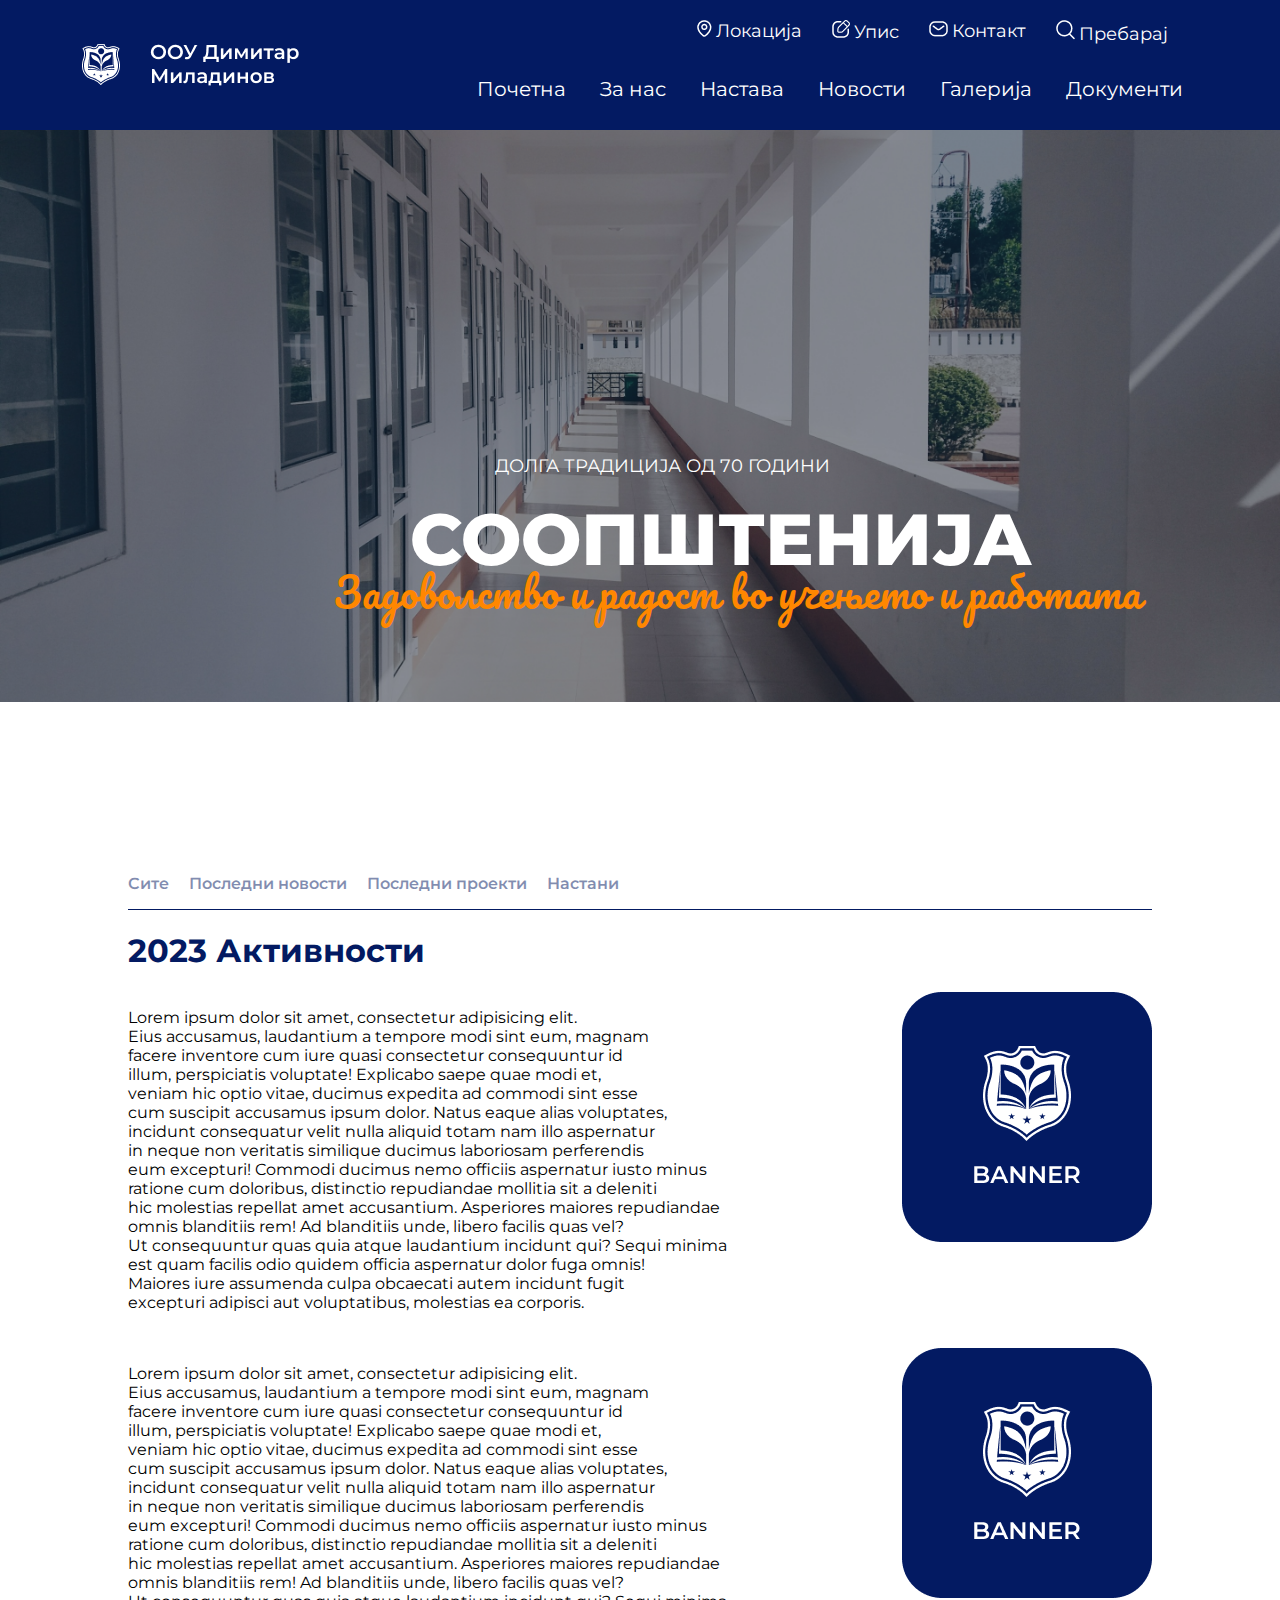
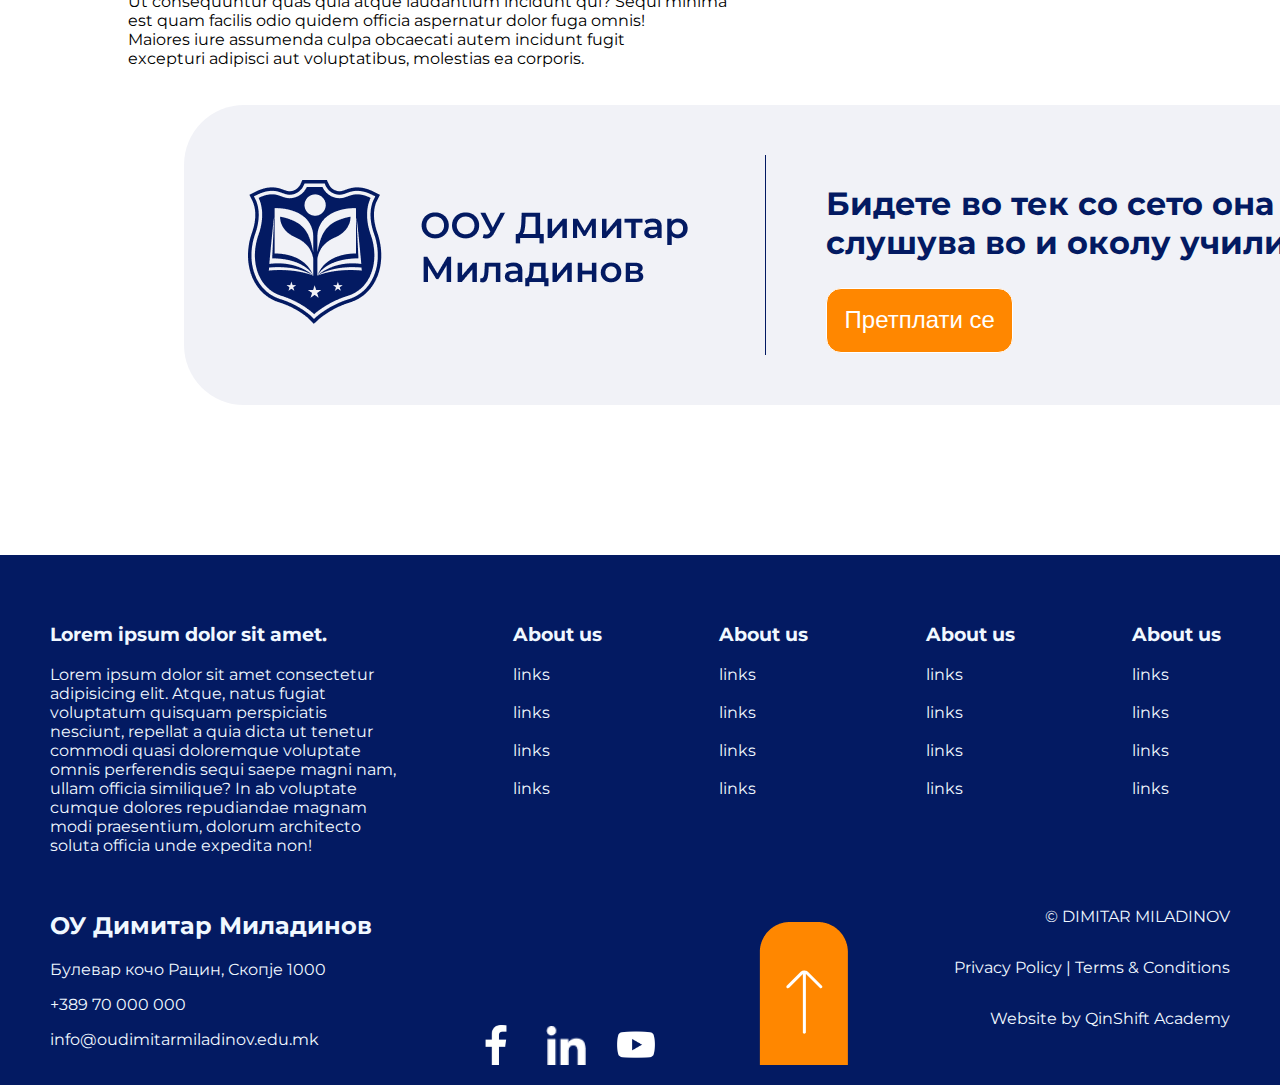
<file: newspage/news.html>
<html lang="en">
<head>
    <meta charset="UTF-8">
    <meta name="viewport" content="width=device-width, initial-scale=1.0">
    <title>Соопштенија</title>
    <link rel="stylesheet" href="./assets/news.css" type="text/css">
</head>
<body>
    <header>
      <nav>
        <section id="logo-section">
          <div id="logo-image">
            <img src="./assets/logo.png" alt="logo image">
          </div>
          <div id="logo-text">
            <img src="./assets/dimitarmiladinov.png">
          </div>
        </section>
        <div id="navigation">
          <div id="main-page-navbar-upper-row-links">
            <div>
              <img src="./assets/Location.png">
              <a href="https://maps.app.goo.gl/ds5kpKFkzfVk87aB8">Локација</a>
            </div>
            <div>
              <img src="./assets/upis.png">
              <a href="#">Упис</a>
            </div>
            <div>
              <img src="./assets/Mail.png">
              <a href="../contact form/contactform.html">Контакт</a>
            </div>
            <div>
              <img src="./assets/Search.png">
              <a href="#">Пребарај</a>
            </div>
          </div>
          <div id="lower-links">
            <div class="dropdown">
              <a href="../landing page/Landing.html">Почетна</a>
              
            </div>
            <div class="dropdown">
              <a href="../about us/aboutus.html">За нас</a>
              <!-- <div class="dropdown-content">
                <a href="#">Податоци за училиштето</a>
                <a href="#">Податоци за училиштето</a>
                <a href="#">Податоци за училиштето</a>
              </div> -->
            </div>
            <div class="dropdown">
              <a href="../Uciliste/index.html">Настава</a>
              <div class="dropdown-content">
                <a href="#">Предмети</a>
                <a href="#">Распореди</a>
                <a href="#">Работилници</a>
                <a href="#">Проекти</a>
                <a href="#">Кадар</a>
              </div>
            </div>
            <div class="dropdown">
              <a href="#">Новости</a>
              <div class="dropdown-content">
                <a href="../novosti/index.html">Огласна табла</a>
                <a href="../soopstenija/soopstenija.html">Соопштенија</a>
              </div>
            </div>
            <div class="dropdown">
              <a href="../galerija/index.html">Галерија</a>
            </div>
            <div class="dropdown">
              <a href="../dokuments page/documents.html">Документи</a>
              <div class="dropdown-content">
                <a href="#">Програми</a>
                <a href="#">Правилници</a>
                <a href="#">Извештаи</a>
                <a href="#">Односи со јавноста</a>
              </div>
            </div>
          </div>
        </div>
        </section>
      </nav>
        <section id="hero-banner">
            <div class="bannerImage">
                <img src="./assets/Soopstenija.png" alt="background">
                
                <h4>ДОЛГА ТРАДИЦИЈА ОД 70 ГОДИНИ</h4>
                <h1>СООПШТЕНИЈА</h1>
                <h2>Задоволство и радост во учењето и работата</h2>
            </div>
        </section>
    </header>
    <main>
    <div class="small-menu">
        <ul id="list">
            <li><a href="">Сите</a></li>
            <li><a href="">Последни новости</a></li>
            <li><a href="">Последни проекти</a></li>
            <li><a href="">Настани</a></li>
        </ul>
    </div>
    <h1>2023 Активности</h1>
    <div class="activities-part1">
        <p>
           Lorem ipsum dolor sit amet, consectetur adipisicing elit.<br>
           Eius accusamus, laudantium a tempore modi sint eum, magnam<br>
           facere inventore cum iure quasi consectetur consequuntur id<br>
           illum, perspiciatis voluptate! Explicabo saepe quae modi et,<br>
           veniam hic optio vitae, ducimus expedita ad commodi sint esse<br>
           cum suscipit accusamus ipsum dolor. Natus eaque alias voluptates,<br>
           incidunt consequatur velit nulla aliquid totam nam illo aspernatur<br>
           in neque non veritatis similique ducimus laboriosam perferendis<br>
           eum excepturi! Commodi ducimus nemo officiis aspernatur iusto minus<br>
           ratione cum doloribus, distinctio repudiandae mollitia sit a deleniti<br>
           hic molestias repellat amet accusantium. Asperiores maiores repudiandae<br>
           omnis blanditiis rem! Ad blanditiis unde, libero facilis quas vel?<br>
           Ut consequuntur quas quia atque laudantium incidunt qui? Sequi minima<br>
           est quam facilis odio quidem officia aspernatur dolor fuga omnis!<br>
           Maiores iure assumenda culpa obcaecati autem incidunt fugit<br>
           excepturi adipisci aut voluptatibus, molestias ea corporis. 
        </p>
        <img src="./assets/img/baner.png" class="mini-banerino" alt="">
    </div>
    <div class="activities-part2">
        <p>
            Lorem ipsum dolor sit amet, consectetur adipisicing elit.<br>
            Eius accusamus, laudantium a tempore modi sint eum, magnam<br>
            facere inventore cum iure quasi consectetur consequuntur id<br>
            illum, perspiciatis voluptate! Explicabo saepe quae modi et,<br>
            veniam hic optio vitae, ducimus expedita ad commodi sint esse<br>
            cum suscipit accusamus ipsum dolor. Natus eaque alias voluptates,<br>
            incidunt consequatur velit nulla aliquid totam nam illo aspernatur<br>
            in neque non veritatis similique ducimus laboriosam perferendis<br>
            eum excepturi! Commodi ducimus nemo officiis aspernatur iusto minus<br>
            ratione cum doloribus, distinctio repudiandae mollitia sit a deleniti<br>
            hic molestias repellat amet accusantium. Asperiores maiores repudiandae<br>
            omnis blanditiis rem! Ad blanditiis unde, libero facilis quas vel?<br>
            Ut consequuntur quas quia atque laudantium incidunt qui? Sequi minima<br>
            est quam facilis odio quidem officia aspernatur dolor fuga omnis!<br>
            Maiores iure assumenda culpa obcaecati autem incidunt fugit<br>
            excepturi adipisci aut voluptatibus, molestias ea corporis. 
        </p>
        <img src="./assets/img/baner.png" class="mini-banerino" alt="">
    </div>
    <div class="second-baner">
        <div class="left-s">
            <img src="./assets/img/lev-baner2.png"  alt="">
        </div>
        <div class="border"></div>
        <div class="right-s">
            <h2>
                Бидете во тек со сето она што се <br>
                слушува во и околу училиштето
            </h2>
            <button class="btn"><a href="">Претплати се</a></button>
        </div>    
    </div>
</main>
<footer>
    <div id="upper-footer">
        <div id="footer-big-text">
            <h3>Lorem ipsum dolor sit amet.</h3>
            <p>Lorem ipsum dolor sit amet consectetur adipisicing elit. Atque, natus fugiat voluptatum quisquam perspiciatis nesciunt, repellat a quia dicta ut tenetur commodi quasi doloremque voluptate omnis perferendis sequi saepe magni nam, ullam officia similique? In ab voluptate cumque dolores repudiandae magnam modi praesentium, dolorum architecto soluta officia unde expedita non!</p>
        </div>
        <div id="footer-column-links">
            <div class="footer-link-columns">
                <h3>About us</h3>
                <a href="">links</a><br>
                <a href="">links</a><br>
                <a href="">links</a><br>
                <a href="">links</a><br>
            </div>
            <div class="footer-link-columns">
                <h3>About us</h3>
                <a href="">links</a><br>
                <a href="">links</a><br>
                <a href="">links</a><br>
                <a href="">links</a><br>
            </div>
            <div class="footer-link-columns">
                <h3>About us</h3>
                <a href="">links</a><br>
                <a href="">links</a><br>
                <a href="">links</a><br>
                <a href="">links</a><br>
            </div>
            <div class="footer-link-columns">
                <h3>About us</h3>
                <a href="">links</a><br>
                <a href="">links</a><br>
                <a href="">links</a><br>
                <a href="">links</a><br>
            </div>
        </div>
    </div>
    <div id="lower-footer">
        <div id="footer-addresses">
            <h2>ОУ Димитар Миладинов</h2>
            <p>Булевар кочо Рацин, Скопје 1000</p>
            <p>+389 70 000 000</p>
            <p>info@oudimitarmiladinov.edu.mk</p>
        </div>
        <div id="footer-icons">
            <a href=""><img src="./assets/facebook.png"></a>
            <a href=""><img src="./assets/linkedin.png"></a>
            <a href=""><img src="./assets/youtube.png"></a>
        </div>
        <div id="top-page-button">
            <a href=""><img src="./assets/arrow.png"></a>
        </div>
        <div id="copyright-information">
            <p>&copy; DIMITAR MILADINOV</p>
            <p>Privacy Policy | Terms & Conditions</p>
            <p>Website by QinShift Academy</p>
        </div>
    </div>
</footer>
</body>
</html>
</file>
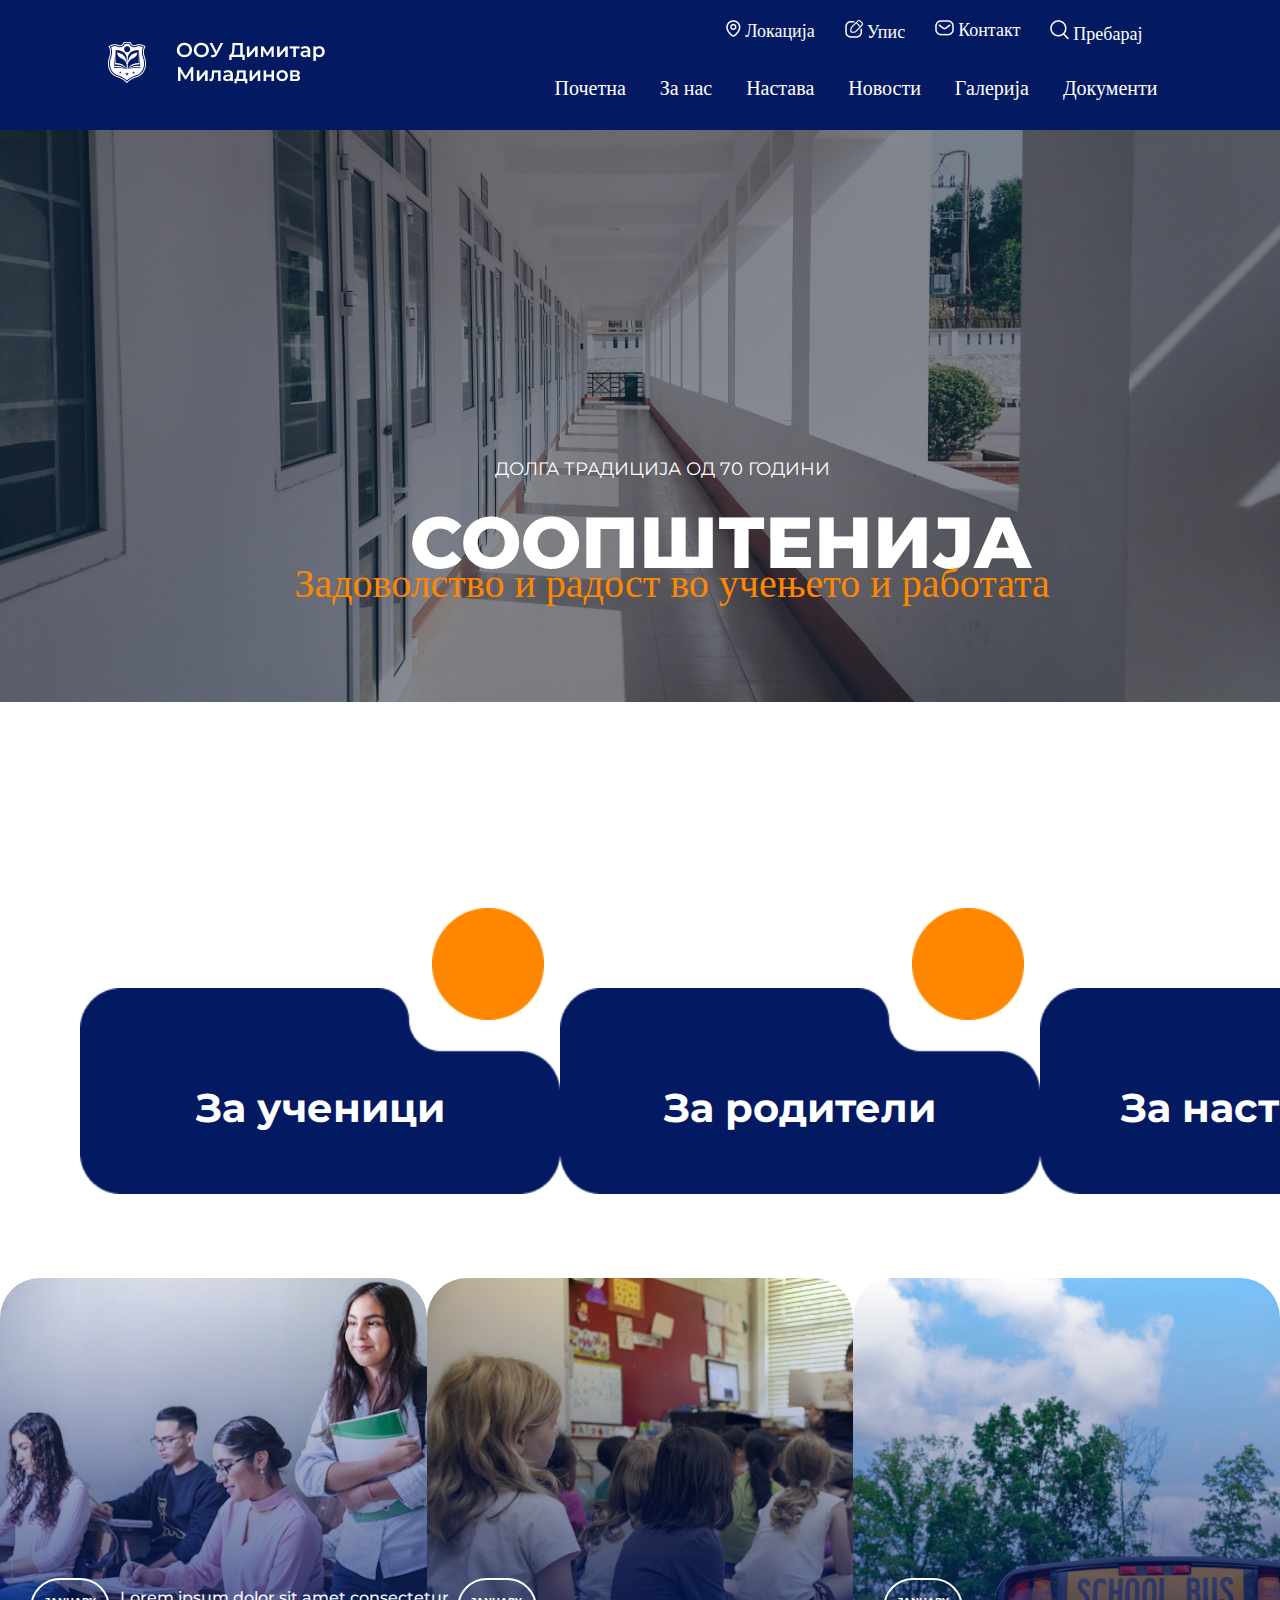
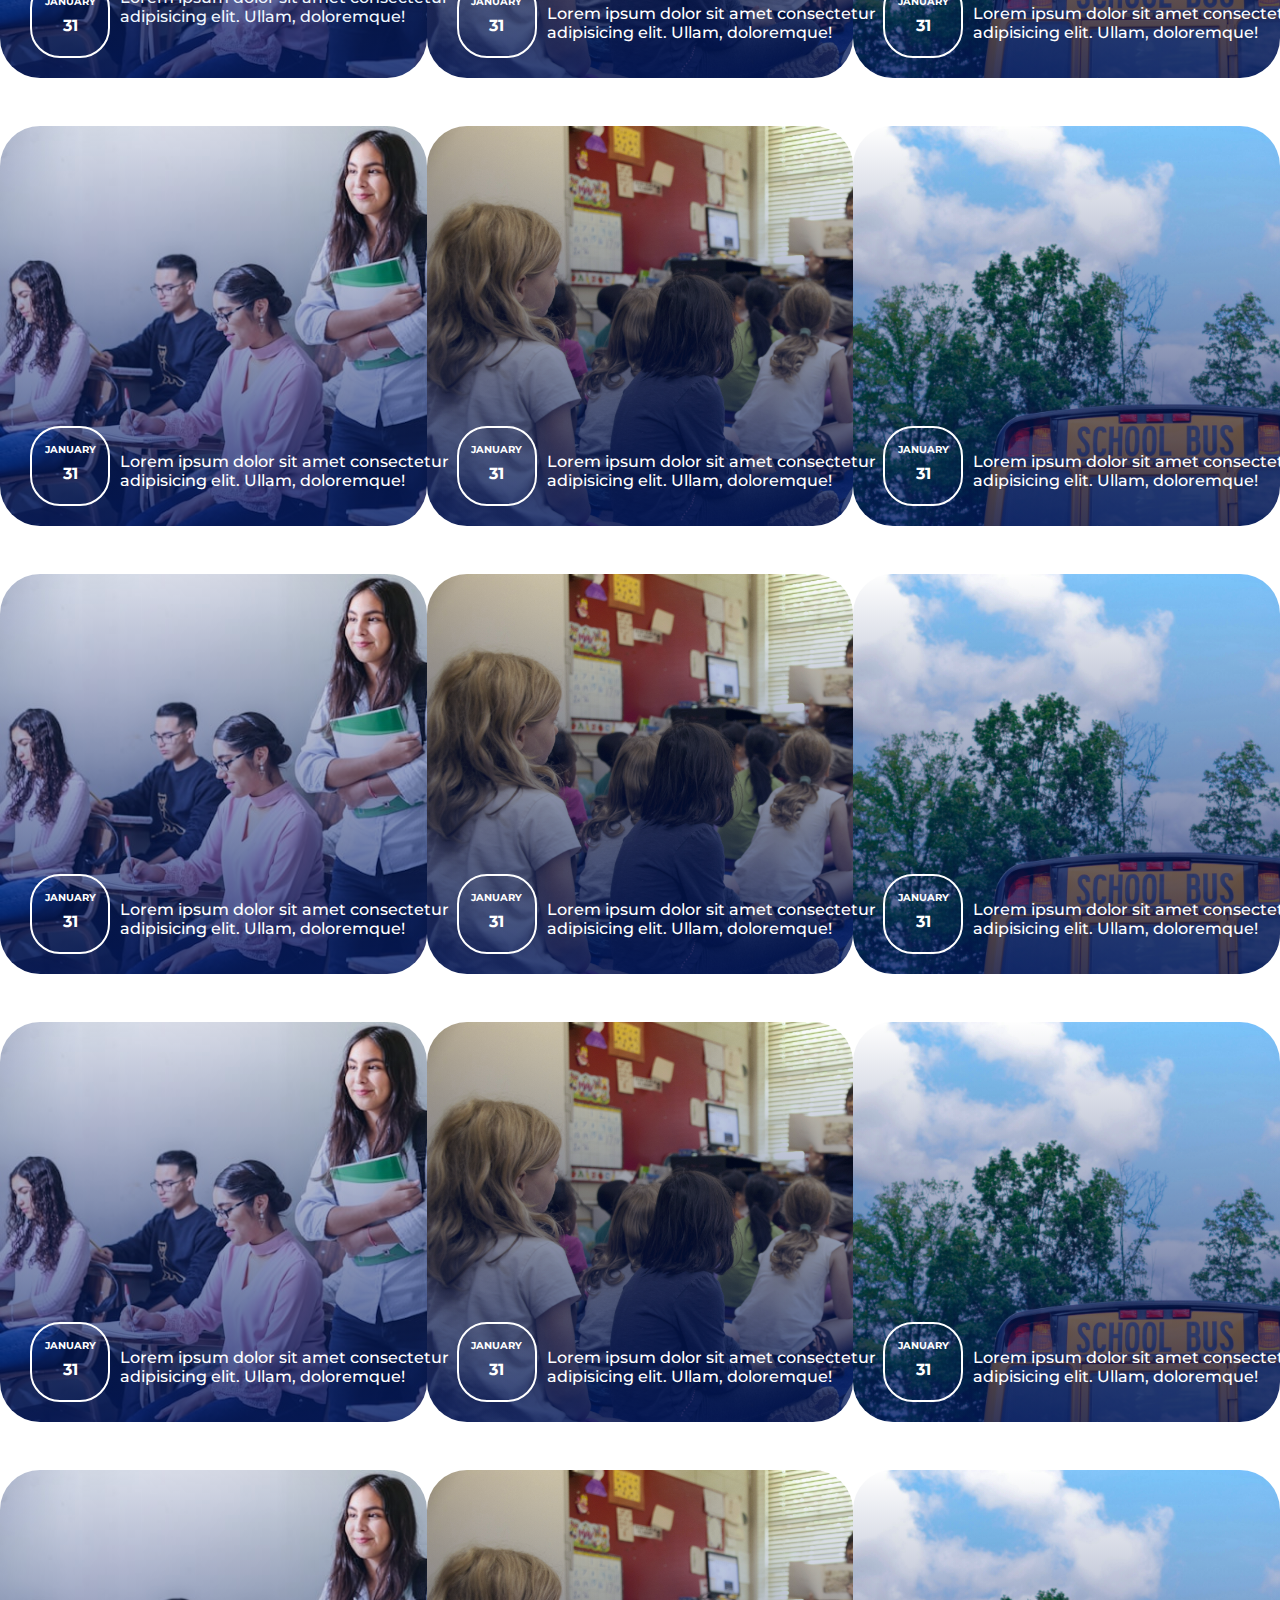
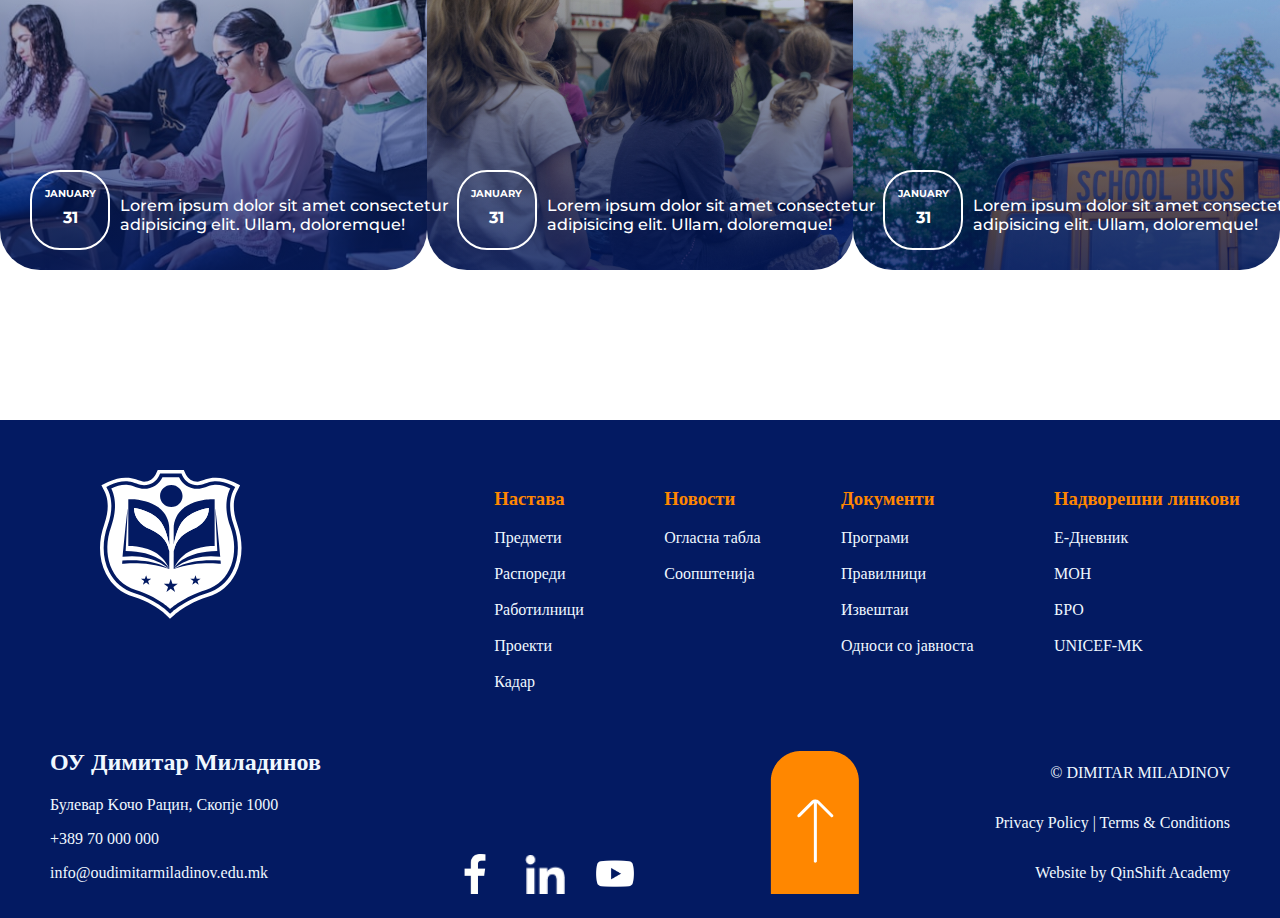
<file: soopstenija/soopstenija.html>
<!DOCTYPE html>
<html lang="en">
<head>
    <meta charset="UTF-8">
    <meta name="viewport" content="width=device-width, initial-scale=1.0">
    <title>Соопштенија</title>
    <link rel="stylesheet" href="assets/css/soopstenije.css" type="text/css">
</head>
<body>
    <header>
        <nav>
            <section id="logo-section">
              <div id="logo-image">
                <img src="./assets/images/logo.png" alt="logo image">
              </div>
              <div id="logo-text">
                <img src="./assets/images/dimitarmiladinov.png">
              </div>
            </section>
            <div id="navigation">
              <div id="main-page-navbar-upper-row-links">
                <div>
                  <img src="./assets/images/Location.png">
                  <a href="https://maps.app.goo.gl/ds5kpKFkzfVk87aB8">Локација</a>
                </div>
                <div>
                  <img src="./assets/images/upis.png">
                  <a href="#">Упис</a>
                </div>
                <div>
                  <img src="./assets/images/Mail.png">
                  <a href="../contact form/contactform.html">Контакт</a>
                </div>
                <div>
                  <img src="./assets/images/Search.png">
                  <a href="#">Пребарај</a>
                </div>
              </div>
              <div id="lower-links">
                <div class="dropdown">
                  <a href="../landing page/Landing.html">Почетна</a>
                  
                </div>
                <div class="dropdown">
                  <a href="../about us/aboutus.html">За нас</a>
                  <!-- <div class="dropdown-content">
                    <a href="#">Податоци за училиштето</a>
                    <a href="#">Податоци за училиштето</a>
                    <a href="#">Податоци за училиштето</a>
                  </div> -->
                </div>
                <div class="dropdown">
                  <a href="../Uciliste/index.html">Настава</a>
                  <div class="dropdown-content">
                    <a href="#">Предмети</a>
                    <a href="#">Распореди</a>
                    <a href="#">Работилници</a>
                    <a href="#">Проекти</a>
                    <a href="#">Кадар</a>
                  </div>
                </div>
                <div class="dropdown">
                  <a href="#">Новости</a>
                  <div class="dropdown-content">
                    <a href="../novosti/index.html">Огласна табла</a>
                    <a href="../soopstenija/soopstenija.html">Соопштенија</a>
                  </div>
                </div>
                <div class="dropdown">
                  <a href="../galerija/index.html">Галерија</a>
                </div>
                <div class="dropdown">
                  <a href="../dokuments page/documents.html">Документи</a>
                  <div class="dropdown-content">
                    <a href="#">Програми</a>
                    <a href="#">Правилници</a>
                    <a href="#">Извештаи</a>
                    <a href="#">Односи со јавноста</a>
                  </div>
                </div>
              </div>
            </div>
            </section>
          </nav>
        <section id="hero-banner">
            <div class="bannerImage">
                <img src="./assets/images/Soopstenija.png" alt="background">
                
                <h4>ДОЛГА ТРАДИЦИЈА ОД 70 ГОДИНИ</h4>
                <h1>СООПШТЕНИЈА</h1>
                <h2>Задоволство и радост во учењето и работата</h2>
            </div>
        </section>
    </header>
    <main>
        <section class="top-cards card">
            <div class="card-1">
                <div class="arrow"></div>
                <div class="top-vector"><h2 class="vector-h2">За ученици</h2></div>
            </div>
            
            <div class="card-2 card">
                <div class="arrow"></div>
                <div class="top-vector"><h2 class="vector-h2">За родители</h2></div>
            </div>
            
            <div class="card-3 card">
                <div class="arrow"></div>
                <div class="top-vector" ><h2 class="vector-h2">За наставници</h2></div>
            </div>
        </section>
        <!-- End ov the first section and start of section 2  -->

        <section class="view-cards">
            <div class="row row-1">
                <div class="view-card view-card-1">
                    <div class="date">
                        <h2>JANUARY</h2>
                        <p>31</p>
                    </div>
                    <div class="content">
                        <a href="../newspage/news.html" id="soopstenie-link"> Lorem ipsum dolor sit amet consectetur adipisicing elit. Ullam, doloremque!</a>
                    </div>
                </div>
                <div class="view-card view-card-2">
                    <div class="date">
                        <h2>JANUARY</h2>
                        <p>31</p>
                    </div>
                    <div class="content">
                        <p>Lorem ipsum dolor sit amet consectetur adipisicing elit. Ullam, doloremque!</p>
                    </div>
                </div>
                <div class="view-card view-card-3">
                    <div class="date">
                        <h2>JANUARY</h2>
                        <p>31</p>
                    </div>
                    <div class="content">
                        <p>Lorem ipsum dolor sit amet consectetur adipisicing elit. Ullam, doloremque!</p>
                    </div>
                </div>
            </div>
            <div class="row row-2">
                <div class="view-card view-card-1">
                    <div class="date">
                        <h2>JANUARY</h2>
                        <p>31</p>
                    </div>
                    <div class="content">
                        <p>Lorem ipsum dolor sit amet consectetur adipisicing elit. Ullam, doloremque!</p>
                    </div>
                </div>
                <div class="view-card view-card-2">
                    <div class="date">
                        <h2>JANUARY</h2>
                        <p>31</p>
                    </div>
                    <div class="content">
                        <p>Lorem ipsum dolor sit amet consectetur adipisicing elit. Ullam, doloremque!</p>
                    </div>
                </div>
                <div class="view-card view-card-3">
                    <div class="date">
                        <h2>JANUARY</h2>
                        <p>31</p>
                    </div>
                    <div class="content">
                        <p>Lorem ipsum dolor sit amet consectetur adipisicing elit. Ullam, doloremque!</p>
                    </div>
                </div>
            </div>
            <div class="row row-3">
                <div class="view-card view-card-1">
                    <div class="date">
                        <h2>JANUARY</h2>
                        <p>31</p>
                    </div>
                    <div class="content">
                        <p>Lorem ipsum dolor sit amet consectetur adipisicing elit. Ullam, doloremque!</p>
                    </div>
                </div>
                <div class="view-card view-card-2">
                    <div class="date">
                        <h2>JANUARY</h2>
                        <p>31</p>
                    </div>
                    <div class="content">
                        <p>Lorem ipsum dolor sit amet consectetur adipisicing elit. Ullam, doloremque!</p>
                    </div>
                </div>
                <div class="view-card view-card-3">
                    <div class="date">
                        <h2>JANUARY</h2>
                        <p>31</p>
                    </div>
                    <div class="content">
                        <p>Lorem ipsum dolor sit amet consectetur adipisicing elit. Ullam, doloremque!</p>
                    </div>
                </div>
            </div>
            <div class="row row-4">
                <div class="view-card view-card-1">
                    <div class="date">
                        <h2>JANUARY</h2>
                        <p>31</p>
                    </div>
                    <div class="content">
                        <p>Lorem ipsum dolor sit amet consectetur adipisicing elit. Ullam, doloremque!</p>
                    </div>
                </div>
                <div class="view-card view-card-2">
                    <div class="date">
                        <h2>JANUARY</h2>
                        <p>31</p>
                    </div>
                    <div class="content">
                        <p>Lorem ipsum dolor sit amet consectetur adipisicing elit. Ullam, doloremque!</p>
                    </div>
                </div>
                <div class="view-card view-card-3">
                    <div class="date">
                        <h2>JANUARY</h2>
                        <p>31</p>
                    </div>
                    <div class="content">
                        <p>Lorem ipsum dolor sit amet consectetur adipisicing elit. Ullam, doloremque!</p>
                    </div>
                </div>
            </div>
            <div class="row row-5">
                <div class="view-card view-card-1">
                    <div class="date">
                        <h2>JANUARY</h2>
                        <p>31</p>
                    </div>
                    <div class="content">
                        <p>Lorem ipsum dolor sit amet consectetur adipisicing elit. Ullam, doloremque!</p>
                    </div>
                </div>
                <div class="view-card view-card-2">
                    <div class="date">
                        <h2>JANUARY</h2>
                        <p>31</p>
                    </div>
                    <div class="content">
                        <p>Lorem ipsum dolor sit amet consectetur adipisicing elit. Ullam, doloremque!</p>
                    </div>
                </div>
                <div class="view-card view-card-3">
                    <div class="date">
                        <h2>JANUARY</h2>
                        <p>31</p>
                    </div>
                    <div class="content">
                        <p>Lorem ipsum dolor sit amet consectetur adipisicing elit. Ullam, doloremque!</p>
                    </div>

                </div>
            </div>
        </section>
    </main>
    <footer>
        <div id="upper-footer">
            <div id="footer-big-text">
              <img src="./assets/images/footer-logo.svg" >   
            </div>
            <div id="footer-column-links">
                <div class="footer-link-columns">
                    <h3>Настава</h3>
                    <a href="">Предмети</a><br>
                    <a href="">Распореди</a><br>
                    <a href="">Работилници</a><br>
                    <a href="">Проекти</a><br>
                    <a href="">Кадар</a><br>
                </div>
                <div class="footer-link-columns">
                    <h3>Новости</h3>
                    <a href="">Огласна табла</a><br>
                    <a href="">Соопштенија</a><br>
                </div>
                <div class="footer-link-columns">
                    <h3>Документи</h3>
                    <a href="">Програми</a><br>
                    <a href="">Правилници</a><br>
                    <a href="">Извештаи</a><br>
                    <a href="">Односи со јавноста</a><br>
                </div>
                <div class="footer-link-columns">
                    <h3>Надворешни линкови</h3>
                    <a href="https://ednevnik.edu.mk/">Е-Дневник</a><br>
                    <a href="https://mon.gov.mk/">МОН</a><br>
                    <a href="https://www.bro.gov.mk/">БРО</a><br>
                    <a href="https://www.unicef.org/northmacedonia/mk">UNICEF-MK</a><br>
                </div>
            </div>
        </div>
        <div id="lower-footer">
            <div id="footer-addresses">
                <h2>ОУ Димитар Миладинов</h2>
                <p>Булевар Kочо Рацин, Скопје 1000</p>
                <p>+389 70 000 000</p>
                <p>info@oudimitarmiladinov.edu.mk</p>
            </div>
            <div id="footer-icons">
                <a href=""><img src="./assets/images/facebook.png"></a>
                <a href=""><img src="./assets/images/linkedin.png"></a>
                <a href=""><img src="./assets/images/youtube.png"></a>
            </div>
            <div id="top-page-button">
                <a href=""><img src="./assets/images/arrow.png"></a>
            </div>
            <div id="copyright-information">
                <p>&copy; DIMITAR MILADINOV</p>
                <p>Privacy Policy | Terms & Conditions</p>
                <p>Website by QinShift Academy</p>
            </div>
        </div>
    </footer>
</body>
</html>
</file>
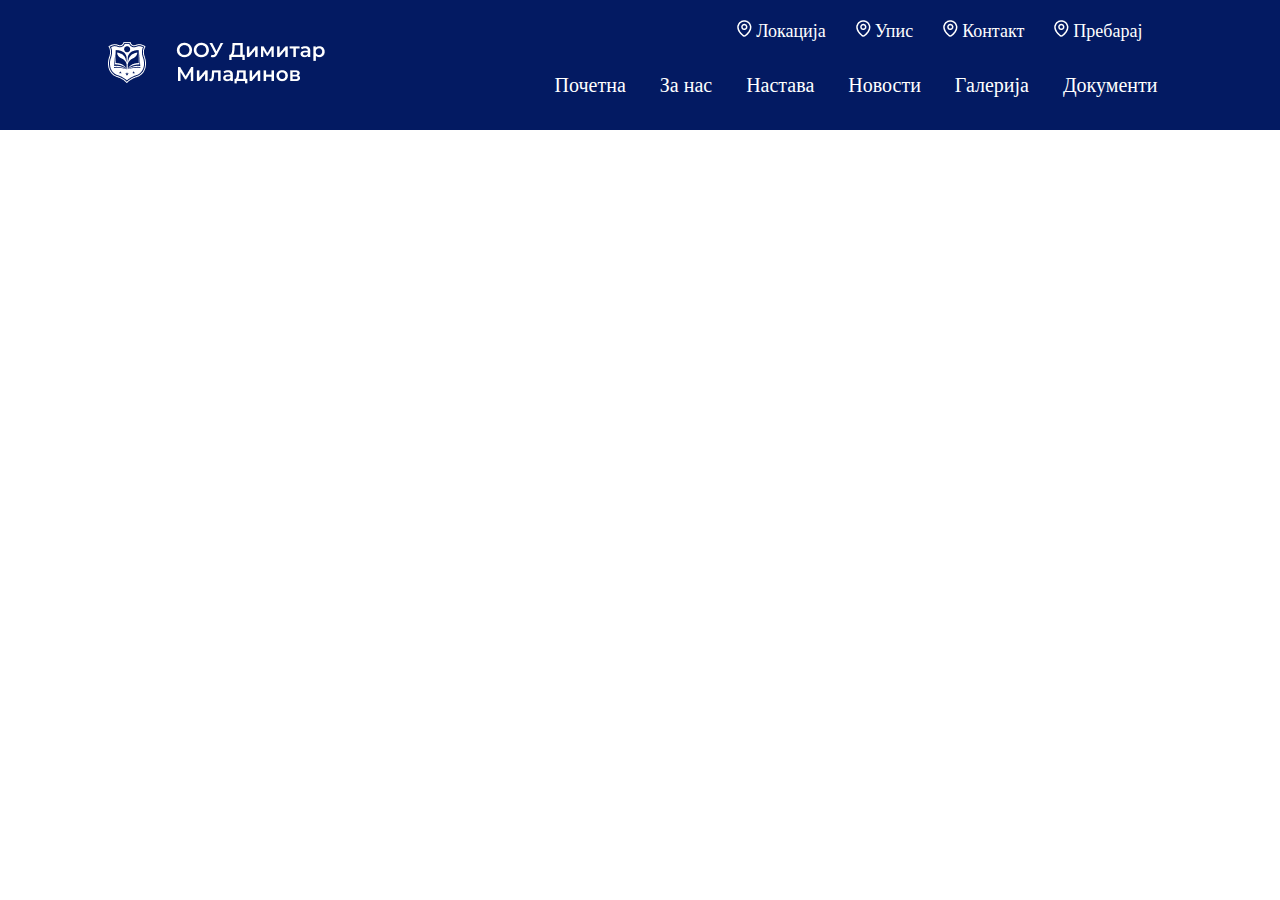
<file: top-page-nav/top-page-nav.html>
<!DOCTYPE html>
<html lang="en">
<head>
  <meta charset="UTF-8">
  <meta name="viewport" content="width=device-width, initial-scale=1.0">
  <title>Document</title>
  <link rel="stylesheet" href="./style.css" type="text/css">
</head>
<body>
  <nav>
    <section id="logo-section">
      <div id="logo-image">
        <img src="./logo.png" alt="logo image">
      </div>
      <div id="logo-text">
        <img src="./dimitarmiladinov.png">
      </div>
    </section>
    <div id="navigation">
      <div id="main-page-navbar-upper-row-links">
        <div>
          <img src="./Location.png">
          <a href="#">Локација</a>
        </div>
        <div>
          <img src="./Location.png">
          <a href="#">Упис</a>
        </div>
        <div>
          <img src="./Location.png">
          <a href="#">Контакт</a>
        </div>
        <div>
          <img src="./Location.png">
          <a href="#">Пребарај</a>
        </div>
      </div>
      <div id="lower-links">
        <div class="dropdown">
          <a href="#">Почетна</a>
          <div class="dropdown-content"></div>
        </div>
        <div class="dropdown">
          <a href="#">За нас</a>
          <div class="dropdown-content">
            <a href="#">Податоци за училиштето</a>
            <a href="#">Податоци за училиштето</a>
            <a href="#">Податоци за училиштето</a>
          </div>
        </div>
        <div class="dropdown">
          <a href="#">Настава</a>
          <div class="dropdown-content">
            <a href="#">Податоци за училиштето</a>
            <a href="#">Податоци за училиштето</a>
            <a href="#">Податоци за училиштето</a>
          </div>
        </div>
        <div class="dropdown">
          <a href="#">Новости</a>
          <div class="dropdown-content">
            <a href="#">Податоци за училиштето</a>
            <a href="#">Податоци за училиштето</a>
            <a href="#">Податоци за училиштето</a>
          </div>
        </div>
        <div class="dropdown">
          <a href="#">Галерија</a>
          <div class="dropdown-content">
            <a href="#">Податоци за училиштето</a>
            <a href="#">Податоци за училиштето</a>
            <a href="#">Податоци за училиштето</a>
          </div>
        </div>
        <div class="dropdown">
          <a href="#">Документи</a>
          <div class="dropdown-content">
            <a href="#">Податоци за училиштето</a>
            <a href="#">Податоци за училиштето</a>
            <a href="#">Податоци за училиштето</a>
          </div>
        </div>
      </div>
    </div>
    </section>



  </nav>
</body>
</html>
</file>
<file: footer/style.css>
@import url('https://fonts.googleapis.com/css2?family=Montserrat:ital,wght@0,100..900;1,100..900&display=swap');
@import url('https://fonts.googleapis.com/css2?family=Pacifico&display=swap');


body {
    
  font-family: 'Montserrat';
}


* {
    background-color: #031A62;
    padding-top: 7px;
    
}


 

.header-1{
    color: white;
    word-wrap: break-word;
    width: 500px;
    margin-top:-45px;
    margin-left: 65px;
    line-height: 2;
}
.h1-header{
    font-size: 30px;
}
.nav{
    display: flex;
    justify-content: space-between;
    align-items: center;
    margin-right: 70px;
    
}

.nav-links-text{
    font-size: 30px;
    margin-top: 30px;
    color: white;
    font-weight:900;
    text-transform: uppercase;

}

.links-text-1{
    list-style: none;
    margin-left: -40px;
    line-height: 35px;
    font-size: 20px;
    color: white;
}

.nav-links{
    margin-left: 20px;
}

.adress{
    margin-left: 65px;
    margin-top: 100px;
    color: white;

}
.footer-down {
    display: flex;
    justify-content: space-between;
    align-items: center;

}
.facebook-logo{
    width: 32px;
    height: 32px;
    margin-top: 210px;
    padding-left: 20px;
}


.logos{
    margin-left: 110px;
    margin-top: 25px;
    
}

.arrow{
    margin-left: 110px;
    margin-top: 25px;
}
.arrow-logo{
    width: 80px;
    height: 130px;
    margin-top: 200px;
    padding-left: 240px;
}

.copyright {
    margin-top: 150px;
    margin-right: 50px;
    font-size: 13px;
    color: white;
    display: flex;
    flex-direction: column;
    justify-content:center;
    text-align:end;
   
}
</file>
<file: galerija/style.css>
@import url('https://fonts.googleapis.com/css2?family=Montserrat:ital,wght@0,100..900;1,100..900&display=swap');
@import url('https://fonts.googleapis.com/css2?family=Pacifico&display=swap');

body {
    
    font-family: 'Montserrat';
    margin: auto;
    /* padding: auto; */
    /* background-color: #031b626e; */
    
}

main {
  width: 80%;
  margin: auto;
}
  
  .image-row{
    display: flex;
    gap: 20px;
    margin-bottom: 10px;
    justify-content: center;
  }

  
  .image-container {
    margin: 1px;
    text-align: center;
    
  }
  
  .image-container img {
    max-width: 100%;
    height: auto;
  }



  #red-linkovi {
    margin-bottom: 30px;
    display: flex;
    gap: 40px;
  }

  #red-linkovi a{
    text-decoration: none;
    color:#031A62;
    font-size: 20px;
    font-weight: 500;
  }

  #red-linkovi a:hover{
    color: #FF8700;
  }



















  body {
    margin: 0;
    padding: 0;
}


header {
    /* gap: 0; */
    display: flex;
    flex-direction: column;
    gap: 0;
}

nav {
    width: 100%;
    height: 130px;
    background-color: #031A62;
    display: flex;
    justify-content: space-around;
    position: fixed;
    top: 0px;
    left: 0px;
    z-index: 9999;
  }
  
  #logo-section{
    display: flex;
    align-items: center;
    justify-content: center;
  }
  
  #logo-image{
    margin-right:30px;
  }
  
  
  #main-page-navbar-upper-row-links {
    display: flex;
    flex-direction: row;
    justify-content: flex-end;
    margin-top: 20px;
  
  }
  
  
  #main-page-navbar-upper-row-links a{
    text-decoration: none;
    color: #ffffff;
    font-size: 18px;
    margin-top: 15px;
    margin-bottom: 10px;
    margin-right: 30px;
  }
  
  #main-nav-second-row{
    height: 60%;
    display: flex;
    margin-top: 20px;
    margin-bottom: 20px;
  }
  #main-nav-logo-section{
    width: 30%;
    max-height: 46px;
    display: flex;
    justify-content: center;
    /* border-right: medium, solid, #00A3FF; */
    border-right-width: 2px;
    border-right-style: solid;
    border-right-color: #00A3FF;
  }
  
  #main-nav-logo{
    margin-right: 15px;
  }
  
  #main-page-navbar-lower-row-links{
    width: 70%;
    display: flex;
    flex-direction: row;
    justify-content: space-evenly;
    
  }
  #lower-links{
    margin-top: 20px;
  }
  
  .dropdown a{
    text-decoration: none;
    color: #ffffff;
    font-size: 20px;
  }
  
  .dropdown{
    position: relative;
    display: inline-block;
    margin-top: 5px;
    padding: 7px 15px;
    /* background-color: #00A3FF; */
  }
  
  .dropdown-content{
  position: absolute;
  display: none;
  min-width: 160px;
  }
  
  .dropdown-content a{
    padding: 12px 16px;
    text-decoration: none;
    display: block;
    background-color: #031A62;
  }
  
  .dropdown:hover .dropdown-content{
    display: block;
  }
  
  a:hover {
    color: #FF8700;
  }
  
  #main-page-navbar-upper-row-links a:hover{
    color: #FF8700;
  }



  /* BANNER STYLE*/

  #hero-banner{
    margin: auto;
    width: 100%;
    position: relative;
    top: -70px;
    
    
  }

  .bannerImage img {
    width: 100%;
    height: auto;
    filter: brightness(-3)
    }
    
    .bannerImage {
    position: relative;
    width: 100%;
    margin: auto;
    /* background-color: #031A62; */
    /* padding-bottom: 100px; */
    

    }
    
    .bannerImage h1{
    position: absolute;
    font-family: "Montserrat", sans-serif;
    font-weight: 800;
    font-size: 72px;
    left: 36.5%;
    top: 70%;
    color: white; 
    }

    .bannerImage h4{
        position: absolute;
        font-family: "Montserrat", sans-serif;
        font-weight: 400;
        font-size: 18px;
        top: 65%;
        left: 38.7%;
        color: white;
    }

    .bannerImage h2{
        position: absolute;
        font-family: "Pacifico", cursive;
        font-weight: 400;
        font-size: 40px;
        top: 80%;
        left: 26%;
        color: #FF8700;
    }







    /*  FOOTER STYLE*/

footer {
    background-color: #031A62;
    display: flex;
    flex-direction: column;
    padding-top: 50px;
    color:aliceblue;
    margin-top: 150px;
    
}

#upper-footer {
    display: flex;
    flex-direction: row;
    justify-content: space-between;
}

#footer-big-text {
    width: 30%;
    margin: 0 50px;
}


#footer-column-links {
    display: flex;
    flex-direction: row;
    color: aliceblue;
    text-decoration: none;
    width: 70%;
    justify-content: space-around;
}
.footer-link-columns {
    color: aliceblue;
    text-decoration: none;
    display: flex;
    flex-direction: column;
}

.footer-link-columns a{
    color: aliceblue;
    text-decoration: none;
   
}

#lower-footer {
    display: flex;
    flex-direction: row;
    justify-content: space-between;
}

#lower-footer div {
    margin: 20px 50px;

    /* align-items: flex-end; */
}
#footer-icons {
    display: flex;
    flex-direction: row;
    gap: 30px;
    align-items: flex-end;
}
#footer-icons a img {
    width: 40px;
    height: auto;
}

#top-page-button {
    display: flex;
    align-items: flex-end;
}

#copyright-information {
    display: flex;
    flex-direction: column;
    align-items: flex-end;
    justify-content: flex-end;
}


#footer-big-text img {
    width: 40%;
    height: auto;
    margin-left: 50px;
}

.footer-link-columns h3 {
    color: #FF8700;
}

.footer-link-columns a:hover {
    color: #FF8700;
}
</file>
<file: novosti/stail.css>
@import url('https://fonts.googleapis.com/css2?family=Montserrat:ital,wght@0,100..900;1,100..900&display=swap');
@import url('https://fonts.googleapis.com/css2?family=Pacifico&display=swap');

body {
    
    font-family: 'Montserrat';
    margin: auto;
    /* padding: auto; */
    /* background-color: #031b626e; */
    
}


  

  main {
    width: 80%;
    margin: auto;
  }


  main h1{
    color: #031A62
  }

  main h1:hover{
    color: #FF8700
  }


  #novosti-link {
    text-decoration: none;
  }

  .image-row {
    display: flex;
  }

  
  .image-container {
    margin: 25px;
    text-align: center;
  }
  
  .image-container img {
    max-width: 100%;
    height: auto;
  }

 
  .image-container h1 {
    margin-top: 10%;
    font-size: 40px;
    text-align: start;
    padding: 8px;

  }
  
  .image-container p {
    font-size: 30px;
    color: #888;
    text-align:start ;
    padding: 8px;
  } 

  .container {
    position: relative;
    width: 400px; /* Adjust as needed */
    height: 300px; /* Adjust as needed */
    margin: 0 auto;
    overflow: hidden;
}

/* Style for the larger image */
.background-img {
    position: absolute;
    top: 0;
    left: 0;
    width: 100%;
    height: 100%;
    z-index: 1;
}

/* Style for the smaller image (PiP) */
.pip {
    position: absolute;
    bottom: 10px; /* Adjust as needed */
    right: 10px; /* Adjust as needed */
    width: 100px; /* Adjust as needed */
    height: auto;
    z-index: 2;
    border: 2px solid #fff; /* Optional: Add a border */
}








/* TOP NAV BAR STYLE */
header {
  /* gap: 0; */
  display: flex;
  flex-direction: column;
  gap: 0;
}

nav {
  width: 100%;
  height: 130px;
  background-color: #031A62;
  display: flex;
  justify-content: space-around;
  position: fixed;
  top: 0px;
  left: 0px;
  z-index: 9999;
}

#logo-section{
  display: flex;
  align-items: center;
  justify-content: center;
}

#logo-image{
  margin-right:30px;
}


#main-page-navbar-upper-row-links {
  display: flex;
  flex-direction: row;
  justify-content: flex-end;
  margin-top: 20px;

}


#main-page-navbar-upper-row-links a{
  text-decoration: none;
  color: #ffffff;
  font-size: 18px;
  margin-top: 15px;
  margin-bottom: 10px;
  margin-right: 30px;
}

#main-nav-second-row{
  height: 60%;
  display: flex;
  margin-top: 20px;
  margin-bottom: 20px;
}
#main-nav-logo-section{
  width: 30%;
  max-height: 46px;
  display: flex;
  justify-content: center;
  /* border-right: medium, solid, #00A3FF; */
  border-right-width: 2px;
  border-right-style: solid;
  border-right-color: #00A3FF;
}

#main-nav-logo{
  margin-right: 15px;
}

#main-page-navbar-lower-row-links{
  width: 70%;
  display: flex;
  flex-direction: row;
  justify-content: space-evenly;
  
}
#lower-links{
  margin-top: 20px;
}

.dropdown a{
  text-decoration: none;
  color: #ffffff;
  font-size: 20px;
}

.dropdown{
  position: relative;
  display: inline-block;
  margin-top: 5px;
  padding: 7px 15px;
  /* background-color: #00A3FF; */
}

.dropdown-content{
position: absolute;
display: none;
min-width: 160px;
}

.dropdown-content a{
  padding: 12px 16px;
  text-decoration: none;
  display: block;
  background-color: #031A62;
}

.dropdown:hover .dropdown-content{
  display: block;
}

a:hover {
  color: #FF8700;
}

#main-page-navbar-upper-row-links a:hover{
  color: #FF8700;
}



/* BANNER STYLE*/

#hero-banner{
  position: relative;
  top: -75px;
  width: 100%;
  
  
  
}

.bannerImage img {
  width: 100%;
  height: auto;
  filter: brightness(-3)
  }
  
  .bannerImage {
  position: relative;
  width: 100%;
  margin: auto;
  /* background-color: #031A62; */
  /* padding-bottom: 100px; */
  

  }
  
  .bannerImage h1{
  position: absolute;
  font-family: "Montserrat", sans-serif;
  font-weight: 800;
  font-size: 72px;
  left: 39%;
  top: 67%;
  color: white; 
  }

  .bannerImage h4{
      position: absolute;
      font-family: "Montserrat", sans-serif;
      font-weight: 400;
      font-size: 18px;
      top: 65%;
      left: 40%;
      color: white;
  }

  .bannerImage h2{
      position: absolute;
      font-family: "Pacifico", cursive;
      font-weight: 400;
      font-size: 40px;
      top: 77%;
      left: 27%;
      color: #FF8700;
  }







  /*  FOOTER STYLE*/

  footer {
    background-color: #031A62;
    display: flex;
    flex-direction: column;
    padding-top: 50px;
    color:aliceblue;
    
}

#upper-footer {
    display: flex;
    flex-direction: row;
    justify-content: space-between;
}

#footer-big-text {
    width: 30%;
    margin: 0 50px;
}

#footer-column-links {
    display: flex;
    flex-direction: row;
    color: aliceblue;
    text-decoration: none;
    width: 70%;
    justify-content: space-around;
}
.footer-link-columns {
    color: aliceblue;
    text-decoration: none;
    display: flex;
    flex-direction: column;
}

.footer-link-columns a{
    color: aliceblue;
    text-decoration: none;
   
}

#lower-footer {
    display: flex;
    flex-direction: row;
    justify-content: space-between;
}

#lower-footer div {
    margin: 20px 50px;

    /* align-items: flex-end; */
}
#footer-icons {
    display: flex;
    flex-direction: row;
    gap: 30px;
    align-items: flex-end;
}
#footer-icons a img {
    width: 40px;
    height: auto;
}

#top-page-button {
    display: flex;
    align-items: flex-end;
}

#copyright-information {
  display: flex;
  flex-direction: column;
  align-items: flex-end;
  justify-content: flex-end;
}


#footer-big-text img {
  width: 40%;
  height: auto;
  margin-left: 50px;
}

.footer-link-columns h3 {
  color: #FF8700;
}

.footer-link-columns a:hover {
  color: #FF8700;
}
</file>
<file: Uciliste/style/main.css>
/* This is HERO BANNER */
@import url('https://fonts.googleapis.com/css2?family=Montserrat:ital,wght@0,100..900;1,100..900&display=swap');
@import url('https://fonts.googleapis.com/css2?family=Pacifico&display=swap');

body {
    
    font-family: 'Montserrat';
    
    /* padding: auto; */
    /* background-color: #031b626e; */
    
}

main {
    width: 80%;
    margin: auto;
}

.image img {
    width: 100%;
    height: 100%;
    filter: brightness(-3)
    }
        .image {
        position: relative;
        display: flex;
    justify-content: center;
    flex-direction: column;
    align-items: center;
        }
        
        .image h1{
        position: absolute;
        font-family: "Montserrat", sans-serif;
        font-weight: 800;
        font-size: 72px;
        /* left: 34.5%; */
        top: 66%;
        color: white; 
        }
    
        .image h4{
            position: absolute;
            font-family: "Montserrat", sans-serif;
            font-weight: 400;
            font-size: 18px;
            top: 65%;
            /* left: 42%; */
            color: white;
        }
    
        .image h2{
            position: absolute;
            font-family: "Pacifico", cursive;
            font-weight: 400;
            font-size: 40px;
            top: 77%;
            /* left: 30%; */
            color: #FF8700;
        }
/* END OF HERO BANNER */

#h1{
    font-size: 40px;
    color: #031A62;
    font-family: "Montserrat", sans-serif;
    padding-top: 1%;
    padding-left: 4%;
}

/* Start of first section */
.first{
    background-color: rgb(3, 26, 98, 0.1);
    width: 89.5%;
    height: 250px;
    opacity: 100%;
    border-radius: 50px;
    padding: 2%;
    margin: 3%;
    display: flex;
    justify-content: space-between;
    align-items: center;

    
}
.box{
    height: 50px;
    width: 50px;
    background-color: #FF8700;
    border-radius: 15px;
    display: flex;
    justify-content: space-around;
    align-items: center;
    

}
.inside{
    height: 25px;
    width: 25px;
    border: 2px solid white;
    border-radius: 8px;
    
}
.container1{
    border: 2px solid #031A62;
    border-radius: 30px;
    width: 23.5%;
    display: flex;
    
}
.margin{
    width: 85%;
    margin: auto;
    margin-top: 30px;
    display: flex;
    flex-direction: column;
    justify-content: center;
    align-items: center;
}
h5{
    font-size: 24px;
    font-family: "Montserrat", sans-serif;
    font-weight: 700;
    color: #031A62;
}





/* This is second section */

.second{
    background-color: rgb(3, 26, 98, 0.1);
    width: 89.5%;
    height: 249px;
    opacity: 100%;
    border-radius: 50px;
    padding: 2%;
    margin: 3%;
    display: flex;
    gap: 180px;
}
.text{
    margin-top: 15px;
    width: 350px;
    border: 2px solid #031A62;
    padding: 3%;
    border-radius: 25px;
    
}
.content{
    display: flex;
    flex-direction: column;
    margin-left: 20px;
    width: 700px;
}
ul {
    list-style: none;
    padding: 0;
    margin-top: -20px;
}
.circle {
    position: relative;
    padding-left: 40px; 
    
}
.circle:before {
    content: "•";
    color: #FF8700;
    font-size: 94px;
    position: absolute;
    left: 0;
    top: 50%;
    transform: translateY(-50%);
}
.circle h5{
    color: #FF8700;
    font-weight: 700;
}
.second div:nth-child(3) {
    height: 50px;
    position: relative;
    left: -275px;
    top: 15%;
    font-size: 24px;
    color: rgb(3, 26, 98, 0.5);
    text-decoration: none;
}
.image2 {
    /* margin-top: 5px; */
}


/* start of third section */

.main-container{
    max-width: 90%;
    display: flex;
    margin: auto;
    font-family: "Montserrat", sans-serif;
}

.container {
    background-color: #031A62; /* Blue background color */
    border-radius: 30px; /* Rounded corners */
    /* padding: 20px; */
    text-align: start;
    color: #fff; /* Text color */
    max-width: 28%; /* Maximum width */
    margin: 0 auto; /* Center the container horizontally */
  }
  
  .container img {
    width: 100%;
    border-top-left-radius: 30px;
    border-top-right-radius: 30px;
  }
  
  .title {
    margin-top: 20px;
    font-size: 24px;
    margin-left: 20px;
  }
  
  .icons-and-links {
    display: flex;
    flex-direction: column;
    align-items: start;
    margin-top: 20px;
    margin-left: 20px;
    margin-bottom: 20px;
  }
  
  .icon {
    display: flex;
    align-items: center;
    margin-bottom: 10px;
  }
  
  .icon img {
    width: 25px;
    height: 25px;
    margin-right: 10px;
    border-radius: 0%;
  }
  
  .link {
    text-decoration: none;
    color: #fff;
    font-size: 20px;
    margin-left: 10px;
    margin-right: 10px;

  }
  #container-two{
    max-height: 600px;
  }

/* responsive */

@media screen and (max-width: 900px) {
    /* This is for hero banner */
    .image h4{
        font-size: 16px;
    }
    .image h1{
        font-size: 54px;
    }
    .image h2{
        font-size: 38px;
    }
    h1{
        font-size: 32px;
    }
    /* This is the first section */
    .first{
        max-width: 90%;
        
        
    }
    .container1{
        height: 180px;
    }
    h5{
        font-size: 20px;
    }
    .margin{
        display: flex;
        text-align: center;
    }
    
    /* this is second section*/
    .image2 img{
        width: 200px;
        height: auto;
        /* margin-top: 20px; */
    }
    .text{
        font-size: 20px;
        width: 280px;
        margin-top: 40px;
    }
    .circle:before{
        font-size: 70px;
        
    }
    .circle h5{
        font-size: 18px;
    }
    ul{
        margin-top: -5px;
    }
    .second div:nth-child(3) {
        position: relative;
        left: -50px;
        font-size: 20px;
        
    }
    /*  this is third section */

    .title{
        font-size: 20px;
    }
    .link{
        font-size: 16px;
    }
    .icon img{
        width: 15px;
        height: 15px;
    }
}
@media screen and (max-width: 769px) {
    /* this is hero banner section for tablets */
    .image h4{
        font-size: 16px;
    }
    .image h1{
        font-size: 40px;
        padding-top: 10px;
    }
    .image h2{
        font-size: 30px;
    }
    #h1{
        font-size: 30px;
    }

    /* this is first section */
    .first {
        flex-wrap: wrap;
        height: auto; /* Adjust height to fit content */
      }
    
      .container1 {
        width: 48%; /* Adjust width to fit two elements in a row */
        margin-bottom: 20px; /* Add margin to separate rows */
      }
    }
    /* this is second section */
    .image2 img{
        width: 350px;
        /* margin-top: 40px; */
    }
    .text{
        font-size: 16px;
        width: 250px;
        margin-top: 70px;
    }
    .circle:before{
        font-size: 50px;
        
    }
    .circle h5{
        font-size: 14px;
    }
    ul{
        margin-top: 20px;
    }
    .second div:nth-child(3) {
        position: relative;
        left: -50px;
        font-size: 16px;
        top: 75px;
        
    }
    /* this is third section */
    .title{
        font-size: 16px;
    }
    .link{
        font-size: 12px;
    }
    .icon img{
        width: 10px;
        height: 10px;
    }
        


@media screen and (max-width: 600px) {
    /* this is hero banner section for tablets */
    .image h4{
        font-size: 12px;
    }
    .image h1{
        font-size: 35px;
        padding-top: 10px;
    }
    .image h2{
        font-size: 25px;
    }
    #h1{
        font-size: 20px;
        text-align: center;
    }

    /* this is first section */
    .first {
        flex-wrap: wrap;
        height: auto; /* Adjust height to fit content */
      }
    
      .container1 {
        width: 48%; /* Adjust width to fit two elements in a row */
        margin-bottom: 20px; /* Add margin to separate rows */
      }
    }






h1{
    color:#031A62
}




#timovi {
    width: 100%;
    background-color: #f3f0fc;
    border-radius: 20px;
    display: flex;
    flex-direction: row;
    margin: 50px;
    justify-content: space-evenly;
}

.timovi-objekt {
    display: flex;
    flex-direction: column;
    align-items: center;
    justify-content: center;
    padding: 30px;
    border: 2px solid #031A62;
    border-radius: 30px;
    margin-top: 20px;
    margin-bottom: 20px;
    gap: 10px;
    width: 15%;

}

.timovi-objekt img{
    width: 40px;
    height: auto;
    background-color: #031A62;
    padding: 10px;
    border-radius: 15px;
}

.timovi-objekt a{
    text-decoration: none;
    color:#031A62;
    font-weight: 500;
}

.timovi-objekt:hover {
    border:2px solid #FF8700
}


.timovi-objekt:hover img{
    background-color: #FF8700;
}




#predmeti{
    width: 100%;
    background-color: #f3f0fc;
    border-radius: 20px;
    display: flex;
    flex-direction: row;
    margin: 50px;
    /* padding: 20px 0; */
    justify-content: space-evenly;
    gap: 100px;
}


#predmeti img {
    margin-top: 20px;
    margin-bottom: 20px;
    width: 20%;
}



#nastava{
    display: flex;
    flex-direction: column;
}

#nastava h2{
    color:#031A62;
}

#nastava a{
    text-decoration: none;
    font-weight: 500;
    margin-bottom: 10px;
}

#organiziranje {
    display: flex;
    flex-direction: column;
}

#organiziranje h2{
    color:#031A62;
}


#organiziranje a{
    text-decoration: none;
    font-weight: 500;
    margin-bottom: 10px;
}







    


/* TOP NAV BAR STYLE */


body {
    margin: 0;
    padding: 0;
}

main {
    width: 80%;
    margin: auto;
}


header {
    /* gap: 0; */
    display: flex;
    flex-direction: column;
    gap: 0;
}

nav {
    width: 100%;
    height: 130px;
    background-color: #031A62;
    display: flex;
    justify-content: space-around;
    position: fixed;
    top: 0px;
    left: 0px;
    z-index: 9999;
  }
  
  #logo-section{
    display: flex;
    align-items: center;
    justify-content: center;
  }
  
  #logo-image{
    margin-right:30px;
  }
  
  
  #main-page-navbar-upper-row-links {
    display: flex;
    flex-direction: row;
    justify-content: flex-end;
    margin-top: 20px;
  
  }
  
  
  #main-page-navbar-upper-row-links a{
    text-decoration: none;
    color: #ffffff;
    font-size: 18px;
    margin-top: 15px;
    margin-bottom: 10px;
    margin-right: 30px;
  }
  
  #main-nav-second-row{
    height: 60%;
    display: flex;
    margin-top: 20px;
    margin-bottom: 20px;
  }
  #main-nav-logo-section{
    width: 30%;
    max-height: 46px;
    display: flex;
    justify-content: center;
    /* border-right: medium, solid, #00A3FF; */
    border-right-width: 2px;
    border-right-style: solid;
    border-right-color: #00A3FF;
  }
  
  #main-nav-logo{
    margin-right: 15px;
  }
  
  #main-page-navbar-lower-row-links{
    width: 70%;
    display: flex;
    flex-direction: row;
    justify-content: space-evenly;
    
  }
  #lower-links{
    margin-top: 20px;
  }
  
  .dropdown a{
    text-decoration: none;
    color: #ffffff;
    font-size: 20px;
  }
  
  .dropdown{
    position: relative;
    display: inline-block;
    margin-top: 5px;
    padding: 7px 15px;
    /* background-color: #00A3FF; */
  }
  
  .dropdown-content{
  position: absolute;
  display: none;
  min-width: 160px;
  }
  
  .dropdown-content a{
    padding: 12px 16px;
    text-decoration: none;
    display: block;
    background-color: #031A62;
  }
  
  .dropdown:hover .dropdown-content{
    display: block;
  }
  
  a:hover {
    color: #FF8700;
  }
  
  #main-page-navbar-upper-row-links a:hover{
    color: #FF8700;
  }



  /* BANNER STYLE*/

  #hero-banner{
    margin: auto;
    width: 100%;
    position: relative;
    top: -70px;
    
    
  }

  .bannerImage img {
    width: 100%;
    height: auto;
    filter: brightness(-3)
    }
    
    .bannerImage {
    position: relative;
    width: 100%;
    margin: auto;
    /* background-color: #031A62; */
    /* padding-bottom: 100px; */
    

    }
    
    .bannerImage h1{
    position: absolute;
    font-family: "Montserrat", sans-serif;
    font-weight: 800;
    font-size: 72px;
    left: 35.5%;
    top: 67%;
    color: white; 
    }

    .bannerImage h4{
        position: absolute;
        font-family: "Montserrat", sans-serif;
        font-weight: 400;
        font-size: 18px;
        top: 65%;
        left: 38.7%;
        color: white;
    }

    .bannerImage h2{
        position: absolute;
        font-family: "Pacifico", cursive;
        font-weight: 400;
        font-size: 40px;
        top: 77%;
        left: 27%;
        color: #FF8700;
    }







    /*  FOOTER STYLE*/

footer {
    background-color: #031A62;
    display: flex;
    flex-direction: column;
    padding-top: 50px;
    color:aliceblue;
    margin-top: 150px;
    
}

#upper-footer {
    display: flex;
    flex-direction: row;
    justify-content: space-between;
}

#footer-big-text {
    width: 30%;
    margin: 0 50px;
}

#footer-column-links {
    display: flex;
    flex-direction: row;
    color: aliceblue;
    text-decoration: none;
    width: 70%;
    justify-content: space-around;
}
.footer-link-columns {
    color: aliceblue;
    text-decoration: none;
    display: flex;
    flex-direction: column;
}

.footer-link-columns a{
    color: aliceblue;
    text-decoration: none;
   
}

#lower-footer {
    display: flex;
    flex-direction: row;
    justify-content: space-between;
}

#lower-footer div {
    margin: 20px 50px;

    /* align-items: flex-end; */
}
#footer-icons {
    display: flex;
    flex-direction: row;
    gap: 30px;
    align-items: flex-end;
}
#footer-icons a img {
    width: 40px;
    height: auto;
}

#top-page-button {
    display: flex;
    align-items: flex-end;
}

#copyright-information {
    display: flex;
    flex-direction: column;
    align-items: flex-end;
    justify-content: flex-end;
}


#footer-big-text img {
    width: 40%;
    height: auto;
    margin-left: 50px;
}

.footer-link-columns h3 {
    color: #FF8700;
}

.footer-link-columns a:hover {
    color: #FF8700;
}
</file>
<file: about us/main.css>
@import url('https://fonts.googleapis.com/css2?family=Montserrat:ital,wght@0,100..900;1,100..900&display=swap');
@import url('https://fonts.googleapis.com/css2?family=Pacifico&display=swap');

body {
    
    font-family: 'Montserrat';
    margin: auto;
    /* padding: auto; */
    /* background-color: #031b626e; */
    
}




main {
    width: 80%;
    margin: auto;
    margin-top: 100px;
    background-color: #ffffff;
}
h1{
    font-size: 40px;
    color: #031A62;
    margin-top: 10px;
    margin-left: 90px;

}
.misija{
    margin-top: 10px;
    margin-left: 50px;
    margin-right: 50px;
    display: flex;
    flex-direction: row;
    flex-wrap: nowrap;
}
.ms{
    margin-top: 30px;
    margin-left: 30px;
    margin-right: 50px;
}
h5{
    font-size: 24px;
    color: #FF8700;
}
h2{
    font-size: 40px;
    color: #031A62;
}
p {
    font-size: 20px;
}
.slika1{
    margin-left: 200px;
    margin-top: 10px;
}
.slika1 img{
    display: flex;
    flex-direction: row;
}
.vizija{
    margin-top: 10px;
    margin-left: 50px;
    margin-right: 50px;
    display: flex;
    flex-direction: row;
}
.slika2{
    margin-left: 30px;
    margin-bottom: 50px;
}
.slika2 img {
    display: flex;
    flex-direction: row;
    
}
.vizija1 h2{
    font-size: 40px;
    color: #031A62;
}
.vizija1 {
    margin-top: 150px;
    margin-left: 170px;
}
.istorijat {
    margin-top: 10px;
    margin-left: 90px;
    margin-right: 50px;
    display: flex;
    flex-direction: row;
    flex-wrap: nowrap;
}
.h55{
  margin-left: 90px;
}
.btn-slika{
    margin-left: 170px;
    position: relative;
}
.btn-slika img {
    margin-top: 50px;
}
.btn-slika button {
    position: absolute;
    top: 0;
    left: 0;
    width: 217px;
    height: 70px;
    border: solid 2px #031A62;
    /* outline-offset: -1px; */
    border-radius: 40px;
    background-color: #031a620f;
    margin-top: 70px;
    margin-left: 10px;
    font-size: 24px;
    line-height: 25px;
    font-family: 'Montserrat', 'Helvetica Neue',;
}

.btn-slika button:hover {
    border: solid 2px #FF8700;
}

.btn-slika button:hover a{
    color: #FF8700;
}
.almanah{
    margin-left: 90px;
    display: flex;
    padding-bottom: 200px;
}
.h2alma{
    margin-left: 90px;
    margin-top: 30px;
}
.tekstkraj{
    margin-left: 235px;
}
a{
    text-decoration: none;
    color: #031A62;
}
@media screen and (max-width: 768px){
    body{
        margin-left: 16px;
        align-items: center;
    }
    h1 {
        display: flex;
        flex-direction: column;
        margin: 0;
        margin-left: 40px;
    }
    .misija{
        flex-direction: column;
        width: 100%;
        margin-left: 16px;
    }
    .slika1{
        margin: 0;
    }
    .slika1 img{
        flex-direction: column;
        width: 90%;
        margin-right: 30px;
    }
    .vizija{
        flex-direction: column;
        margin: 0;
        margin-left: 15px;
        width: 95%;
    }
    .slika2{
        margin: 0;
        
    }
   .slika2 img{
    margin-top: 10px;
    width: 95%;
   }
   .vizija1{
    margin: 0;
    width: 100%;
    margin-left: 27.5px;
    margin-right: 20px;
   }
   .vizija1 p {
    margin-right: 35px;
   }
   .h55 {
    margin: 0;
    margin-left: 20px;
   }
   .istorijat{
    flex-direction: column;
    margin: 0;
    margin-left: 40px;
    margin-right: 20px;
   }
   .tekstist1 p {
    margin-right: 15px;
   }
   .btn-slika{
    display: flex;
    flex-direction: column;
    margin: 0;
   }
   .btn-slika img {
    width: 100%;
   }
   .btn-slika .btn{
    width: 44%;
    margin: 0;
    margin-top: 51px;
    height: 64px;
   }
   .h2alma{
    margin: 0;
    margin-left: 35px;
    margin-top: 70px;
    margin-bottom: 10px;
   }
   .almanah{
    flex-direction: column;
    margin: 0;
   }
   .slkraj4 img{
    width: 90%;
    margin-left: 23px;
    margin-top: 50px;
   }
   .tekstkraj h5{
    margin: 0;
    margin-left: 20px;
    margin-top: 40px;
   }
   .tekstkraj{
    margin: 0;
    margin-right: 20px;
    margin-bottom: 100px;
   }
   .tekstkraj h2{
    margin-left: 40px;
   }
   .tekstkraj p{
    margin-left: 40px;
   }
}







/* TOP NAV BAR STYLE */


body {
    margin: 0;
    padding: 0;
}


header {
    /* gap: 0; */
    display: flex;
    flex-direction: column;
    gap: 0;
}

nav {
    width: 100%;
    height: 130px;
    background-color: #031A62;
    display: flex;
    justify-content: space-around;
    position: fixed;
    top: 0px;
    left: 0px;
    z-index: 9999;
  }
  
  #logo-section{
    display: flex;
    align-items: center;
    justify-content: center;
  }
  
  #logo-image{
    margin-right:30px;
  }
  
  
  #main-page-navbar-upper-row-links {
    display: flex;
    flex-direction: row;
    justify-content: flex-end;
    margin-top: 20px;
  
  }
  
  
  #main-page-navbar-upper-row-links a{
    text-decoration: none;
    color: #ffffff;
    font-size: 18px;
    margin-top: 15px;
    margin-bottom: 10px;
    margin-right: 30px;
  }
  
  #main-nav-second-row{
    height: 60%;
    display: flex;
    margin-top: 20px;
    margin-bottom: 20px;
  }
  #main-nav-logo-section{
    width: 30%;
    max-height: 46px;
    display: flex;
    justify-content: center;
    /* border-right: medium, solid, #00A3FF; */
    border-right-width: 2px;
    border-right-style: solid;
    border-right-color: #00A3FF;
  }
  
  #main-nav-logo{
    margin-right: 15px;
  }
  
  #main-page-navbar-lower-row-links{
    width: 70%;
    display: flex;
    flex-direction: row;
    justify-content: space-evenly;
    
  }
  #lower-links{
    margin-top: 20px;
  }
  
  .dropdown a{
    text-decoration: none;
    color: #ffffff;
    font-size: 20px;
  }
  
  .dropdown{
    position: relative;
    display: inline-block;
    margin-top: 5px;
    padding: 7px 15px;
    /* background-color: #00A3FF; */
  }
  
  .dropdown-content{
  position: absolute;
  display: none;
  min-width: 160px;
  }
  
  .dropdown-content a{
    padding: 12px 16px;
    text-decoration: none;
    display: block;
    background-color: #031A62;
  }
  
  .dropdown:hover .dropdown-content{
    display: block;
  }
  
  a:hover {
    color: #FF8700;
  }
  
  #main-page-navbar-upper-row-links a:hover{
    color: #FF8700;
  }



  /* BANNER STYLE*/

  #hero-banner{
    margin: auto;
    width: 100%;
    position: relative;
    top: -70px;
    
    
  }

  .bannerImage img {
    width: 100%;
    height: auto;
    filter: brightness(-3)
    }
    
    .bannerImage {
    position: relative;
    width: 100%;
    margin: auto;
    /* background-color: #031A62; */
    /* padding-bottom: 100px; */
    

    }
    
    .bannerImage h1{
    position: absolute;
    font-family: "Montserrat", sans-serif;
    font-weight: 800;
    font-size: 72px;
    left: 35%;
    top: 70%;
    color: white; 
    }

    .bannerImage h4{
        position: absolute;
        font-family: "Montserrat", sans-serif;
        font-weight: 400;
        font-size: 18px;
        top: 65%;
        left: 38.7%;
        color: white;
    }

    .bannerImage h2{
        position: absolute;
        font-family: "Pacifico", cursive;
        font-weight: 400;
        font-size: 40px;
        top: 77%;
        left: 26%;
        color: #FF8700;
    }







    /*  FOOTER STYLE*/

footer {
    background-color: #031A62;
    display: flex;
    flex-direction: column;
    padding-top: 50px;
    color:aliceblue;
    margin-top: 150px;
    
}

#upper-footer {
    display: flex;
    flex-direction: row;
    justify-content: space-between;
}

#footer-big-text {
    width: 30%;
    margin: 0 50px;
}


#footer-column-links {
    display: flex;
    flex-direction: row;
    color: aliceblue;
    text-decoration: none;
    width: 70%;
    justify-content: space-around;
}
.footer-link-columns {
    color: aliceblue;
    text-decoration: none;
    display: flex;
    flex-direction: column;
}

.footer-link-columns a{
    color: aliceblue;
    text-decoration: none;
   
}

#lower-footer {
    display: flex;
    flex-direction: row;
    justify-content: space-between;
}

#lower-footer div {
    margin: 20px 50px;

    /* align-items: flex-end; */
}
#footer-icons {
    display: flex;
    flex-direction: row;
    gap: 30px;
    align-items: flex-end;
}
#footer-icons a img {
    width: 40px;
    height: auto;
}

#top-page-button {
    display: flex;
    align-items: flex-end;
}

#copyright-information {
    display: flex;
    flex-direction: column;
    align-items: flex-end;
    justify-content: flex-end;
}


#footer-big-text img {
    width: 40%;
    height: auto;
    margin-left: 50px;
}

.footer-link-columns h3 {
    color: #FF8700;
}

.footer-link-columns a:hover {
    color: #FF8700;
}
</file>
<file: dokuments page/style.css>
@import url('https://fonts.googleapis.com/css2?family=Montserrat:ital,wght@0,100..900;1,100..900&display=swap');
@import url('https://fonts.googleapis.com/css2?family=Pacifico&display=swap');


body {
    
  font-family: 'Montserrat';
}

main{
  width: 80%;
  margin:auto;
}


#programi-links{
  margin-top: 50px;
}
#goren-red{
  display: flex;
  flex-direction: row;
  justify-content: space-evenly;
  align-items: center;
  gap: 20px;
  max-height: 200px;
  margin-bottom: 30px;
}

#dolen-red{
  display: flex;
  flex-direction: row;
  justify-content: space-evenly;
  gap: 20px;
  max-height: 200px;
}

#objasnuvanje{
  width: 50%;
  display: flex;
  justify-content: center;
  align-items: center;
  align-content: center;
}

#objasnuvanje h2{
  font-size: 60px;
  border-bottom: 5px solid #FF8700;
}




.document-responsive-button{
  width: 25%;
  display: flex;
  flex-direction: column;
  justify-content: center;
  align-items: center;
  background-color: aliceblue;
  border: 2px solid #031A62;
  border-radius: 40px;
  height: 150px;
  gap: 20px;
}

.document-responsive-button:hover{
  border: 2px solid #FF8700;
}


.document-responsive-button:hover .document-icon{
  background-color: #FF8700;
}
.document-icon{
  padding: 10px;
  background-color: #031A62;
  border-radius: 15px;
}

.document-responsive-button a{
  text-decoration: none;
  color: #031A62;
  font-size: 20px;
}

.document-responsive-button a:hover{
  color: #FF8700;
}

h2{
  color: #031A62;
}

#objasnuvanje button{
  padding: 15px 30px;
  border: none;
  border-radius: 10px;
  background-color: #FF8700;
  color: #fff;
  font-size: 18px;
}

#objasnuvanje button:hover{
  background-color:#fab700;
  color:#031A62;
  cursor: pointer;
}

main{
  margin-top: 150px;
}

.red-dokumenti{
  gap: 30px;
  margin-bottom: 70px;
}

.red-dokumenti div{
  background-color:rgb(226, 233, 240);
  border-top-left-radius: 50px;
  border-bottom-right-radius: 50px;
  display: flex;
  align-items: center;
}

.dokumenti a{
  text-decoration: none;
  color: #031A62;
  margin-left: 10px;
  font-size: 20px;
  font-weight: bold;
}

.dokumenti a:hover{
  color: #FF8700;
}

.made-for-gap{
  gap: 40px;
}

#dopolnitelni-dokumenti{
  margin-bottom: 100px;
}


#goren-dopolnitelen-del{
  display: flex;
  flex-direction: row;
  margin-bottom: 40px;
  justify-content: space-evenly;
}

#dolen-dopolnitelen-del{
  display: flex;
  flex-direction: row;
  margin-bottom: 40px;
  justify-content: space-evenly;
}


.dopolnitelni-linkovi{
  display: flex;
  flex-direction: row;
  width: 80%;
  justify-content:space-around;
  background-color:rgb(226, 233, 240);
  align-items: center;
  border-radius: 30px;;
}


.dolen-del-border-image{
  width: 15%;
}

.dolen-del-border-image img{
  width: 100%;
  height: auto;
}

.dopolnitelni-linkovi .document-responsive-button{
  background-color: rgb(226, 233, 240);
  border: solid 2px #031A62;
}

.dopolnitelni-linkovi .document-responsive-button .document-icon{
  background-color: #031A62;
}

.dopolnitelni-linkovi .document-responsive-button a{
  color: #031A62;
}

.dopolnitelni-linkovi .document-responsive-button:hover{
  border: solid 2px #FF8700;
}

.dopolnitelni-linkovi .document-responsive-button:hover .document-icon{
  background-color: #FF8700;
}

.dopolnitelni-linkovi .document-responsive-button a:hover{
  color: #FF8700;
}





















/* TOP NAV BAR STYLE */


body {
  margin: 0;
  padding: 0;
}


header {
  /* gap: 0; */
  display: flex;
  flex-direction: column;
  gap: 0;
}

nav {
  width: 100%;
  height: 130px;
  background-color: #031A62;
  display: flex;
  justify-content: space-around;
  position: fixed;
  top: 0px;
  left: 0px;
  z-index: 9999;
}

#logo-section{
  display: flex;
  align-items: center;
  justify-content: center;
}

#logo-image{
  margin-right:30px;
}


#main-page-navbar-upper-row-links {
  display: flex;
  flex-direction: row;
  justify-content: flex-end;
  margin-top: 20px;

}


#main-page-navbar-upper-row-links a{
  text-decoration: none;
  color: #ffffff;
  font-size: 18px;
  margin-top: 15px;
  margin-bottom: 10px;
  margin-right: 30px;
}

#main-nav-second-row{
  height: 60%;
  display: flex;
  margin-top: 20px;
  margin-bottom: 20px;
}
#main-nav-logo-section{
  width: 30%;
  max-height: 46px;
  display: flex;
  justify-content: center;
  /* border-right: medium, solid, #00A3FF; */
  border-right-width: 2px;
  border-right-style: solid;
  border-right-color: #00A3FF;
}

#main-nav-logo{
  margin-right: 15px;
}

#main-page-navbar-lower-row-links{
  width: 70%;
  display: flex;
  flex-direction: row;
  justify-content: space-evenly;
  
}
#lower-links{
  margin-top: 20px;
}

.dropdown a{
  text-decoration: none;
  color: #ffffff;
  font-size: 20px;
}

.dropdown{
  position: relative;
  display: inline-block;
  margin-top: 5px;
  padding: 7px 15px;
  /* background-color: #00A3FF; */
}

.dropdown-content{
position: absolute;
display: none;
min-width: 160px;
}

.dropdown-content a{
  padding: 12px 16px;
  text-decoration: none;
  display: block;
  background-color: #031A62;
}

.dropdown:hover .dropdown-content{
  display: block;
}

a:hover {
  color: #FF8700;
}

#main-page-navbar-upper-row-links a:hover{
  color: #FF8700;
}



/* BANNER STYLE*/

#hero-banner{
  margin: auto;
  width: 100%;
  position: relative;
  top: -70px;
  
  
}

.bannerImage img {
  width: 100%;
  height: auto;
  filter: brightness(-3)
  }
  
  .bannerImage {
  position: relative;
  width: 100%;
  margin: auto;
  /* background-color: #031A62; */
  /* padding-bottom: 100px; */
  

  }
  
  .bannerImage h1{
  position: absolute;
  font-family: "Montserrat", sans-serif;
  font-weight: 800;
  font-size: 72px;
  left: 36%;
  top: 67%;
  color: white; 
  }

  .bannerImage h4{
      position: absolute;
      font-family: "Montserrat", sans-serif;
      font-weight: 400;
      font-size: 18px;
      top: 65%;
      left: 38.7%;
      color: white;
  }

  .bannerImage h2{
      position: absolute;
      font-family: "Pacifico", cursive;
      font-weight: 400;
      font-size: 40px;
      top: 83%;
      left: 26%;
      color: #FF8700;
  }







  /*  FOOTER STYLE*/

footer {
  background-color: #031A62;
  display: flex;
  flex-direction: column;
  padding-top: 50px;
  color:aliceblue;
  margin-top: 150px;
  
}

#upper-footer {
  display: flex;
  flex-direction: row;
  justify-content: space-between;
}

#footer-big-text {
  width: 30%;
  margin: 0 50px;
}

#footer-column-links {
  display: flex;
  flex-direction: row;
  color: aliceblue;
  text-decoration: none;
  width: 70%;
  justify-content: space-around;
}
.footer-link-columns {
  color: aliceblue;
  text-decoration: none;
  display: flex;
  flex-direction: column;
}

.footer-link-columns a{
  color: aliceblue;
  text-decoration: none;
 
}

#lower-footer {
  display: flex;
  flex-direction: row;
  justify-content: space-between;
}

#lower-footer div {
  margin: 20px 50px;

  /* align-items: flex-end; */
}
#footer-icons {
  display: flex;
  flex-direction: row;
  gap: 30px;
  align-items: flex-end;
}
#footer-icons a img {
  width: 40px;
  height: auto;
}

#top-page-button {
  display: flex;
  align-items: flex-end;
}

#copyright-information {
  display: flex;
  flex-direction: column;
  align-items: flex-end;
  justify-content: flex-end;
}


#footer-big-text img {
  width: 40%;
  height: auto;
  margin-left: 50px;
}

.footer-link-columns h3 {
  color: #FF8700;
}

.footer-link-columns a:hover {
  color: #FF8700;
}
</file>
<file: newspage/assets/news.css>
@import url('https://fonts.googleapis.com/css2?family=Pacifico&display=swap');


@import url('https://fonts.googleapis.com/css2?family=Montserrat:ital,wght@0,100..900;1,100..900&display=swap');
body {
    background-color: #ffffff;
    font-family: 'Montserrat';
    margin-left: 10%;
    margin-right: 10%;
    padding: auto;
}
.small-menu {
    margin-top: 10%;
    border-bottom: 1px solid #031A62;
}
ul{
    display: flex;
    flex-direction: row;
    gap: 2%;
    list-style: none;
    margin-right: 2%;
    padding: 0;
}
li a{
    text-decoration: none;
    color: rgb(3, 26, 98, 0.5);
    font-weight: 600;
}
li a:active{
   color: #031A62; 
}
h1{
    color: #031A62;
}
.activities-part1{
    display: flex;
    flex-direction: row;
    justify-content: space-between;
}
.activities-part2{
    display: flex;
    flex-direction: row;
    justify-content: space-between;
    margin-top: 2%;
    margin-bottom: 2%;
}
.second-baner{
   background-color: #0924740f;
   border-radius: 60px;
   width: 1280px;
   height: 300px;
   align-items: center;
   display: flex;
   flex-direction: row;
   justify-content: space-between;
   margin-left: 5.5%;
   margin-bottom: 3%;
}
.left-s{
    margin-left: 5%;
}
.right-s{
    margin-right: 5%;
}
.right-s h2 {
    font-size: 32px;
    color: #031A62;
}
.border{
    width: 1px;
    max-width: 100%;
    height: 200px;
    max-height: 100%;
    position: relative;
    background-color: #031A62;
}
.btn{
    border-radius: 15px;
    background-color: #ff8700;
    font-size: 24px;
    padding: 3%;
    color: #ffffff;
    border: 1px solid white;
}
.btn a {
    text-decoration: none;
    color: #ffffff;
}
@media screen and (max-width: 768px){
    .small-menu ul {
       flex-direction: column;
       align-items: center;
       padding: 1%;
    }
    h1{
        text-align: center;
    }
    .activities-part1{
        flex-direction: column;
        width: 100%;
    }
    .activities-part2{
        flex-direction: column;
        width: 100%;
        margin-bottom: 5%;
    }
    .second-baner{
        display: flex;
        flex-direction: column;
        width: 100%;
        height: 50%;
        margin: 0;
    }
    .left-s img{
        width: 90%;
    }
    .right-s{
        width: 90%;
    }
    .border{
        height: 1px;
        width: 300px;
    }
}






/* TOP NAV BAR STYLE */


body {
    margin: 0;
    padding: 0;
}


main {
    width: 80%;
    margin: auto;
}


header {
    /* gap: 0; */
    display: flex;
    flex-direction: column;
    gap: 0;
}

nav {
    width: 100%;
    height: 130px;
    background-color: #031A62;
    display: flex;
    justify-content: space-around;
    position: fixed;
    top: 0px;
    left: 0px;
    z-index: 9999;
  }
  
  #logo-section{
    display: flex;
    align-items: center;
    justify-content: center;
  }
  
  #logo-image{
    margin-right:30px;
  }
  
  
  #main-page-navbar-upper-row-links {
    display: flex;
    flex-direction: row;
    justify-content: flex-end;
    margin-top: 20px;
  
  }
  
  
  #main-page-navbar-upper-row-links a{
    text-decoration: none;
    color: #ffffff;
    font-size: 18px;
    margin-top: 15px;
    margin-bottom: 10px;
    margin-right: 30px;
  }
  
  #main-nav-second-row{
    height: 60%;
    display: flex;
    margin-top: 20px;
    margin-bottom: 20px;
  }
  #main-nav-logo-section{
    width: 30%;
    max-height: 46px;
    display: flex;
    justify-content: center;
    /* border-right: medium, solid, #00A3FF; */
    border-right-width: 2px;
    border-right-style: solid;
    border-right-color: #00A3FF;
  }
  
  #main-nav-logo{
    margin-right: 15px;
  }
  
  #main-page-navbar-lower-row-links{
    width: 70%;
    display: flex;
    flex-direction: row;
    justify-content: space-evenly;
    
  }
  #lower-links{
    margin-top: 20px;
  }
  
  .dropdown a{
    text-decoration: none;
    color: #ffffff;
    font-size: 20px;
  }
  
  .dropdown{
    position: relative;
    display: inline-block;
    margin-top: 5px;
    padding: 7px 15px;
    /* background-color: #00A3FF; */
  }
  
  .dropdown-content{
  position: absolute;
  display: none;
  min-width: 160px;
  }
  
  .dropdown-content a{
    padding: 12px 16px;
    text-decoration: none;
    display: block;
    background-color: #031A62;
  }
  
  .dropdown:hover .dropdown-content{
    display: block;
  }
  
  a:hover {
    color: #FF8700;
  }
  
  #main-page-navbar-upper-row-links a:hover{
    color: #FF8700;
  }

  .right-s button:hover {
    background-color: #f7a446;
  }

  .right-s button a:hover{
    color: aliceblue !important;
  }


  /* BANNER STYLE*/

  #hero-banner{
    margin: auto;
    width: 100%;
    position: relative;
    top: -70px;
    
    
  }

  .bannerImage img {
    width: 100%;
    height: auto;
    filter: brightness(-3)
    }
    
    .bannerImage {
    position: relative;
    width: 100%;
    margin: auto;
    /* background-color: #031A62; */
    /* padding-bottom: 100px; */
    

    }
    
    .bannerImage h1{
    position: absolute;
    font-family: "Montserrat", sans-serif;
    font-weight: 800;
    font-size: 72px;
    left: 32%;
    top: 67%;
    color: white; 
    }

    .bannerImage h4{
        position: absolute;
        font-family: "Montserrat", sans-serif;
        font-weight: 400;
        font-size: 18px;
        top: 65%;
        left: 38.7%;
        color: white;
    }

    .bannerImage h2{
        position: absolute;
        font-family: "Pacifico", cursive;
        font-weight: 400;
        font-size: 40px;
        top: 77%;
        left: 26%;
        color: #FF8700;
    }



    .mini-banerino {
        height: 80%;
    }




    /*  FOOTER STYLE*/

footer {
    background-color: #031A62;
    display: flex;
    flex-direction: column;
    padding-top: 50px;
    color:aliceblue;
    margin-top: 150px;
    
}

#upper-footer {
    display: flex;
    flex-direction: row;
    justify-content: space-between;
}

#footer-big-text {
    width: 30%;
    margin: 0 50px;
}

#footer-column-links {
    display: flex;
    flex-direction: row;
    color: aliceblue;
    text-decoration: none;
    width: 70%;
    justify-content: space-around;
}
.footer-link-columns {
    color: aliceblue;
    text-decoration: none;
    display: flex;
    flex-direction: column;
}

.footer-link-columns a{
    color: aliceblue;
    text-decoration: none;
   
}

#lower-footer {
    display: flex;
    flex-direction: row;
    justify-content: space-between;
}

#lower-footer div {
    margin: 20px 50px;

    /* align-items: flex-end; */
}
#footer-icons {
    display: flex;
    flex-direction: row;
    gap: 30px;
    align-items: flex-end;
}
#footer-icons a img {
    width: 40px;
    height: auto;
}

#top-page-button {
    display: flex;
    align-items: flex-end;
}

#copyright-information {
    display: flex;
    flex-direction: column;
    align-items: flex-end;
}
</file>
<file: soopstenija/assets/css/soopstenije.css>
@import url('https://fonts.googleapis.com/css2?family=Montserrat:ital,wght@0,100..900;1,100..900&display=swap');

html {
    box-sizing: border-box;
    margin: 0;
    padding: 0;
}

* {
    box-sizing: inherit;
}
body {
    margin: 0;
    padding: 0;
}

:root {
    --orange2: #FF8700;
    --dark-blue: #031A62;
    --red: #ff003a;
    --light-blue: #00a3ff;
    --mont:"Montserrat", sans-serif;
}



#soopstenie-link{
    color:aliceblue !important;
    text-decoration: none ;
}




.top-cards{
    display: flex;
    flex-direction: row;
    justify-content: space-around;
    position: relative;
    top: 100px;
    left: 5em;
    width: 90%;
}
.top-vector {
    background-image: url(../style/Img/Vectors/Vector\ 162\ -\ 2.png);
    background-size: contain;
    background-repeat: no-repeat;
    height: 15em;
    width: 30em;
    display: flex;
    align-items: center;
    justify-content: center;

}
.arrow {
    background-image: url(../style/Img/Vectors/Ellipse\ 54.png);
    background-size: contain;
    background-repeat: no-repeat;
    width: 7em;
    height: 7em;
    position: relative;
    left: 22em;
    top: 2em;
}

.vector-h2 {
    color: white;
    font-family: var(--mont);
    font-size: 2.5em;
}

/* View cards section starts from here */

.view-cards {
    display: flex;
    flex-direction: column;
    gap: 3em;
    margin-top: 150px;
   
}

.row {
    display: flex;
    justify-content: space-evenly;
    width: 100%;
}


    
.view-card-1 {
    background-image: linear-gradient(rgba(3, 26, 97, 0), rgba(3, 26, 97, 0.8)), url(../style/Img/students.jpg);
    background-size: cover;
    background-repeat: no-repeat;
    border-radius: 40px;
    width: 30em;
    height: 25em;
}

.view-card-1:hover{
    background-image: linear-gradient(rgba(3, 26, 97, 0), rgba(225, 136, 0, 0.8)), url(../style/Img/students.jpg);
}

.view-card-2 {
    background-image: linear-gradient(rgba(3, 26, 97, 0), rgba(3, 26, 97, 0.8)), url(../style/Img/kids\ sitting\ 2.jpg);
    background-size: cover;
    background-repeat: no-repeat;
    border-radius: 40px;
    width: 30em;
    height: 25em;
}

.view-card-2:hover {
    background-image: linear-gradient(rgba(3, 26, 97, 0), rgba(225, 136, 0, 0.8)), url(../style/Img/kids\ sitting\ 2.jpg);
}

.view-card-3 {
    background-image: linear-gradient(rgba(3, 26, 97, 0), rgba(3, 26, 97, 0.8)), url(../style/Img/buss.jpg);
    background-size: cover;
    background-repeat: no-repeat;
    border-radius: 40px;
    width: 30em;
    height: 25em;
}
.view-card-3:hover {
    background-image: linear-gradient(rgba(3, 26, 97, 0), rgba(225, 136, 0, 0.8)), url(../style/Img/buss.jpg);
}

.date {
    font-family: var(--mont);
    color: white;
    border: 2px solid white;
    border-radius: 30px;
    width: 80px;
    height:80px;
    display: flex;
    flex-direction: column;
    align-items: center;
    justify-content: center;
    line-height: 0;
    position: relative;
    top: 300px;
    left: 30px;
}

.date h2 {
    font-size: 0.6em;
}
.date p{
    font-weight: bolder;
}
.content {
    font-family: var(--mont);
    color: white;
    font-weight: 500;
    position: relative;
    width: 80%;
    top: 230px;
    left: 120px;
}











/* TOP NAV BAR STYLE */
header {
    /* gap: 0; */
    display: flex;
    flex-direction: column;
    gap: 0;
}

nav {
    width: 100%;
    height: 130px;
    background-color: #031A62;
    display: flex;
    justify-content: space-around;
    position: fixed;
    top: 0px;
    left: 0px;
    z-index: 9999;
  }
  
  #logo-section{
    display: flex;
    align-items: center;
    justify-content: center;
  }
  
  #logo-image{
    margin-right:30px;
  }
  
  
  #main-page-navbar-upper-row-links {
    display: flex;
    flex-direction: row;
    justify-content: flex-end;
    margin-top: 20px;
  
  }
  
  
  #main-page-navbar-upper-row-links a{
    text-decoration: none;
    color: #ffffff;
    font-size: 18px;
    margin-top: 15px;
    margin-bottom: 10px;
    margin-right: 30px;
  }
  
  #main-nav-second-row{
    height: 60%;
    display: flex;
    margin-top: 20px;
    margin-bottom: 20px;
  }
  #main-nav-logo-section{
    width: 30%;
    max-height: 46px;
    display: flex;
    justify-content: center;
    /* border-right: medium, solid, #00A3FF; */
    border-right-width: 2px;
    border-right-style: solid;
    border-right-color: #00A3FF;
  }
  
  #main-nav-logo{
    margin-right: 15px;
  }
  
  #main-page-navbar-lower-row-links{
    width: 70%;
    display: flex;
    flex-direction: row;
    justify-content: space-evenly;
    
  }
  #lower-links{
    margin-top: 20px;
  }
  
  .dropdown a{
    text-decoration: none;
    color: #ffffff;
    font-size: 20px;
  }
  
  .dropdown{
    position: relative;
    display: inline-block;
    margin-top: 5px;
    padding: 7px 15px;
    /* background-color: #00A3FF; */
  }
  
  .dropdown-content{
  position: absolute;
  display: none;
  min-width: 160px;
  }
  
  .dropdown-content a{
    padding: 12px 16px;
    text-decoration: none;
    display: block;
    background-color: #031A62;
  }
  
  .dropdown:hover .dropdown-content{
    display: block;
  }
  
  a:hover {
    color: #FF8700;
  }
  
  #main-page-navbar-upper-row-links a:hover{
    color: #FF8700;
  }



  /* BANNER STYLE*/

  #hero-banner{
    margin: auto;
    width: 100%;
    position: relative;
    top: -70px;
    
    
  }

  .bannerImage img {
    width: 100%;
    height: auto;
    filter: brightness(-3)
    }
    
    .bannerImage {
    position: relative;
    width: 100%;
    margin: auto;
    /* background-color: #031A62; */
    /* padding-bottom: 100px; */
    

    }
    
    .bannerImage h1{
    position: absolute;
    font-family: "Montserrat", sans-serif;
    font-weight: 800;
    font-size: 72px;
    left: 32%;
    top: 67%;
    color: white; 
    }

    .bannerImage h4{
        position: absolute;
        font-family: "Montserrat", sans-serif;
        font-weight: 400;
        font-size: 18px;
        top: 65%;
        left: 38.7%;
        color: white;
    }

    .bannerImage h2{
        position: absolute;
        font-family: "Pacifico", cursive;
        font-weight: 400;
        font-size: 40px;
        top: 77%;
        left: 23%;
        color: #FF8700;
    }







    /*  FOOTER STYLE*/

footer {
    background-color: #031A62;
    display: flex;
    flex-direction: column;
    padding-top: 50px;
    color:aliceblue;
    margin-top: 150px;
    
}

#upper-footer {
    display: flex;
    flex-direction: row;
    justify-content: space-between;
}

#footer-big-text {
    width: 30%;
    margin: 0 50px;
}

#footer-column-links {
    display: flex;
    flex-direction: row;
    color: aliceblue;
    text-decoration: none;
    width: 70%;
    justify-content: space-around;
}
.footer-link-columns {
    color: aliceblue;
    text-decoration: none;
    display: flex;
    flex-direction: column;
}

.footer-link-columns a{
    color: aliceblue;
    text-decoration: none;
   
}

#lower-footer {
    display: flex;
    flex-direction: row;
    justify-content: space-between;
}

#lower-footer div {
    margin: 20px 50px;

    /* align-items: flex-end; */
}
#footer-icons {
    display: flex;
    flex-direction: row;
    gap: 30px;
    align-items: flex-end;
}
#footer-icons a img {
    width: 40px;
    height: auto;
}

#top-page-button {
    display: flex;
    align-items: flex-end;
}

#copyright-information {
    display: flex;
    flex-direction: column;
    align-items: flex-end;
    justify-content: flex-end;
}


#footer-big-text img {
    width: 40%;
    height: auto;
    margin-left: 50px;
}

.footer-link-columns h3 {
    color: #FF8700;
}

.footer-link-columns a:hover {
    color: #FF8700;
}
</file>
<file: top-page-nav/style.css>
nav {
  width: 100%;
  height: 130px;
  background-color: #031A62;
  display: flex;
  justify-content: space-around;
  position: fixed;
  top: 0px;
  left: 0px;
}

#logo-section{
  display: flex;
  align-items: center;
  justify-content: center;
}

#logo-image{
  margin-right:30px;
}


#main-page-navbar-upper-row-links {
  display: flex;
  flex-direction: row;
  justify-content: flex-end;
  margin-top: 20px;

}


#main-page-navbar-upper-row-links a{
  text-decoration: none;
  color: #ffffff;
  font-size: 18px;
  margin-top: 15px;
  margin-bottom: 10px;
  margin-right: 30px;
}

#main-nav-second-row{
  height: 60%;
  display: flex;
  margin-top: 20px;
  margin-bottom: 20px;
}
#main-nav-logo-section{
  width: 30%;
  max-height: 46px;
  display: flex;
  justify-content: center;
  /* border-right: medium, solid, #00A3FF; */
  border-right-width: 2px;
  border-right-style: solid;
  border-right-color: #00A3FF;
}

#main-nav-logo{
  margin-right: 15px;
}

#main-page-navbar-lower-row-links{
  width: 70%;
  display: flex;
  flex-direction: row;
  justify-content: space-evenly;
  
}
#lower-links{
  margin-top: 20px;
}

.dropdown a{
  text-decoration: none;
  color: #ffffff;
  font-size: 20px;
}

.dropdown{
  position: relative;
  display: inline-block;
  margin-top: 5px;
  padding: 7px 15px;
  /* background-color: #00A3FF; */
}

.dropdown-content{
position: absolute;
display: none;
min-width: 160px;
}

.dropdown-content a{
  padding: 12px 16px;
  text-decoration: none;
  display: block;
  background-color: #031A62;
}

.dropdown:hover .dropdown-content{
  display: block;
}

a:hover {
  color: #FF8700;
}

#main-page-navbar-upper-row-links a:hover{
  color: #FF8700;
}
</file>
